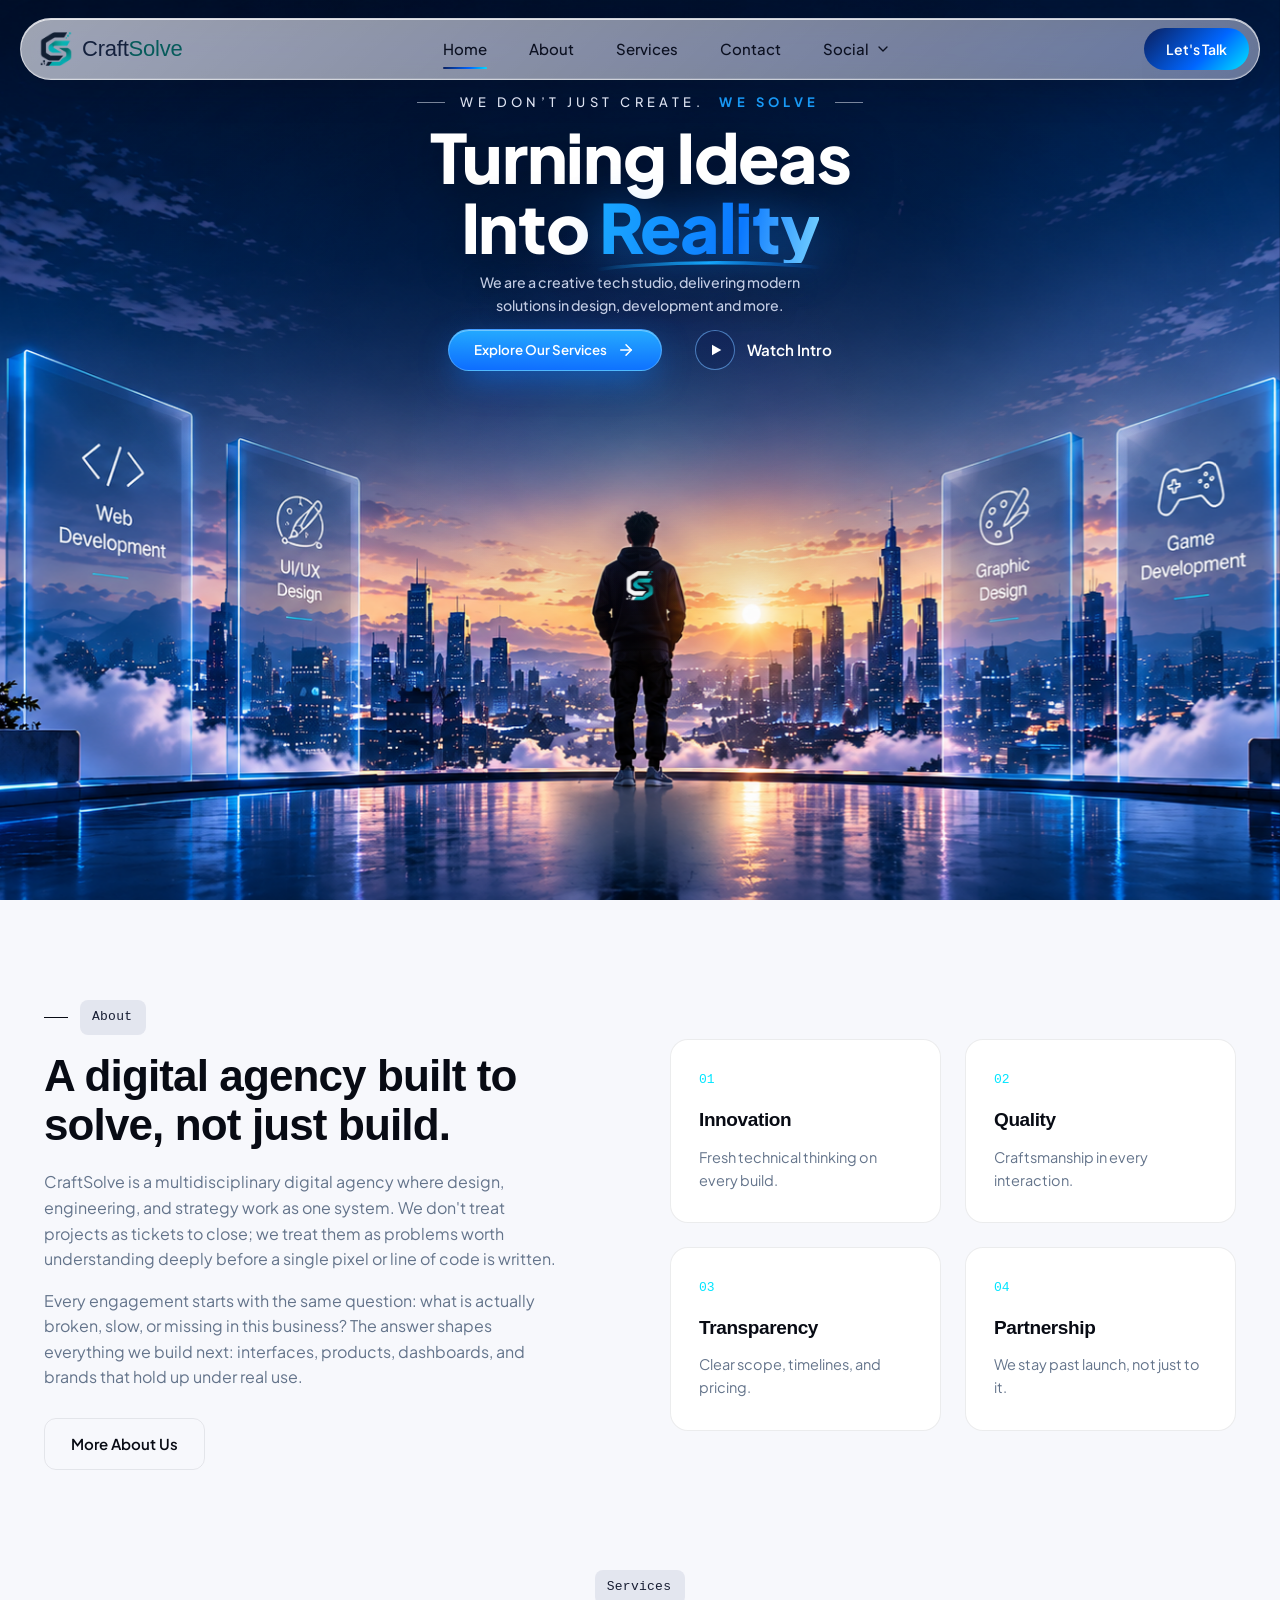
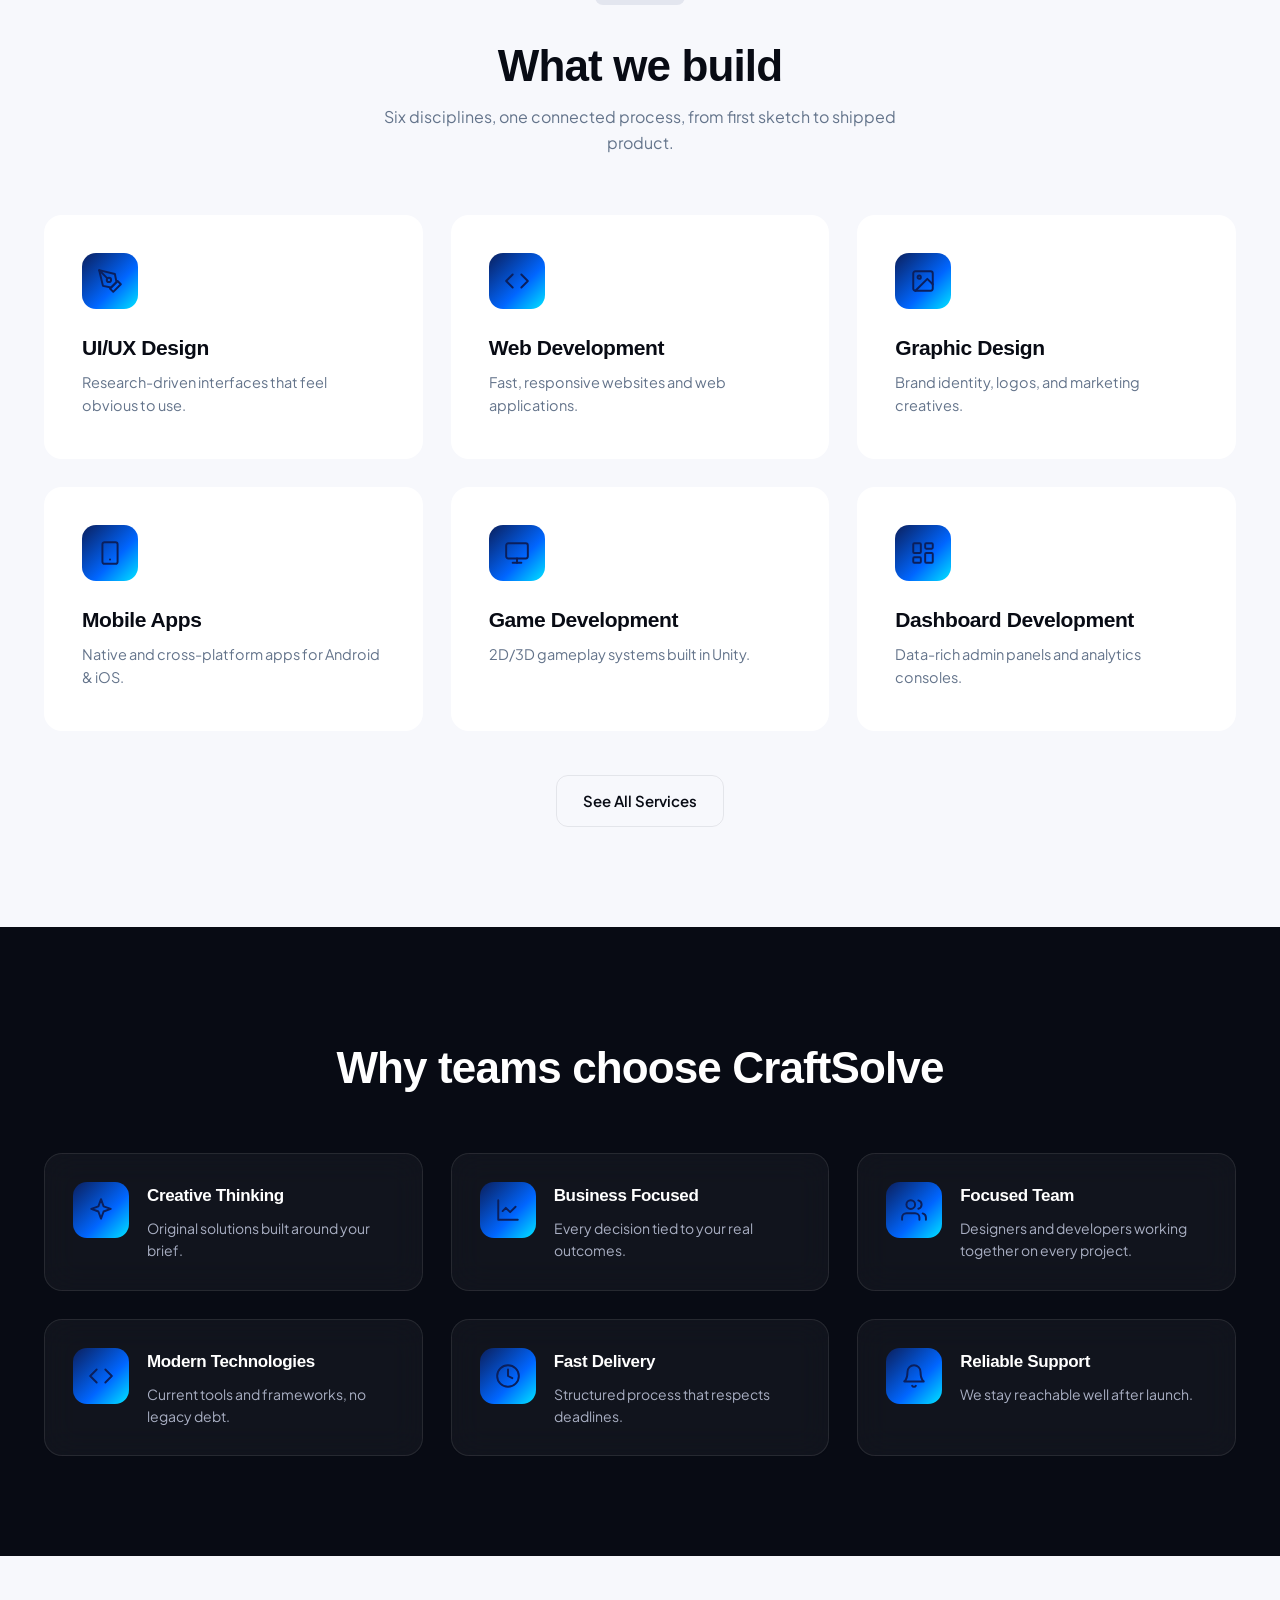
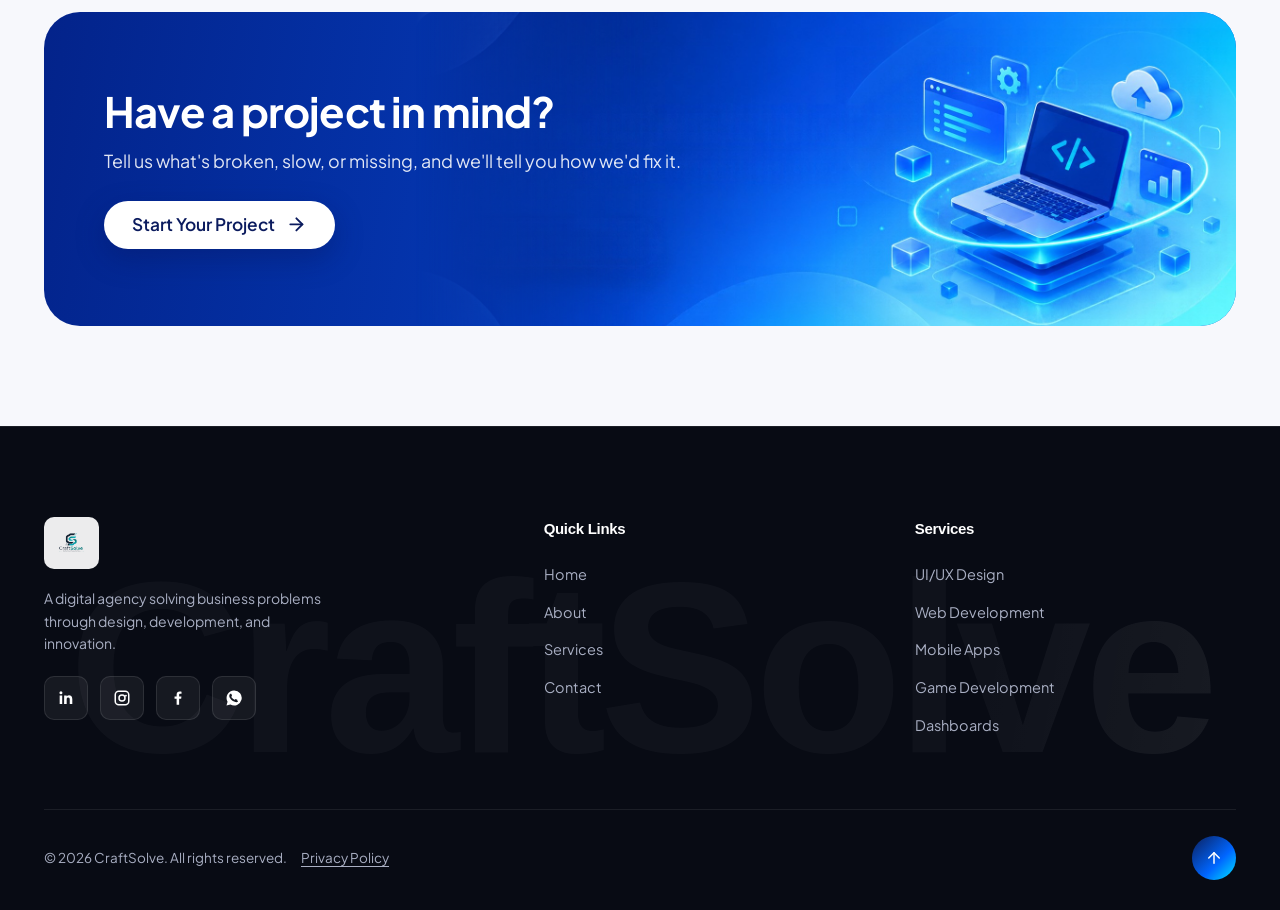
<file: index.html>
<!DOCTYPE html>
<html lang="en">

<head>
    <meta charset="UTF-8">
    <meta name="viewport" content="width=device-width, initial-scale=1.0">
    <title>CraftSolve · We Don't Just Build. We Solve.</title>
    <meta name="description" content="CraftSolve is a digital agency specializing in UI/UX design, web and mobile development, game development, dashboards, and branding.">
    <meta property="og:type" content="website">
    <meta property="og:site_name" content="CraftSolve">
    <meta property="og:title" content="CraftSolve · We Don't Just Build. We Solve.">
    <meta property="og:description" content="CraftSolve is a digital agency specializing in UI/UX design, web and mobile development, game development, dashboards, and branding.">
    <meta name="twitter:card" content="summary_large_image">
    <meta name="twitter:title" content="CraftSolve · We Don't Just Build. We Solve.">
    <meta name="twitter:description" content="CraftSolve is a digital agency specializing in UI/UX design, web and mobile development, game development, dashboards, and branding.">
    <link rel="icon" href="images/favicon.png" type="image/png">
    <link rel="preconnect" href="https://fonts.googleapis.com">
   <link href="https://fonts.googleapis.com/css2?family=Plus+Jakarta+Sans:wght@400;500;600;700;800&display=swap" rel="stylesheet">
    <link rel="stylesheet" href="css/style.css?v=20">
    <link rel="stylesheet" href="css/responsive.css?v=20">
    <link rel="stylesheet" href="css/animations.css?v=20">
    <link rel="stylesheet" href="css/home-anim.css?v=20">
    <link rel="stylesheet" href="css/pro-anim.css?v=20">
</head>

<body>

    <a href="#main" class="skip-link">Skip to content</a>

    <div class="preloader" id="preloader">
        <div class="preloader-inner">
            <img src="images/logo.png" alt="CraftSolve" class="preloader-logo" width="360" height="480">
            <div class="preloader-bar"><span></span></div>
        </div>
    </div>

    <nav class="navbar" aria-label="Main">
        <div class="container nav-inner">
            <a href="index.html" class="nav-logo">
      <img src="images/logo-mark.png" alt="" class="nav-logo-mark" width="128" height="128">
      <span class="nav-logo-text"><b>Craft</b>Solve</span>
    </a>
            <div class="nav-links">
                <a href="index.html" class="active" aria-current="page">Home</a>
                <a href="about.html">About</a>
                <a href="services.html">Services</a>
                <a href="contact.html">Contact</a>
      <div class="nav-dropdown">
        <button type="button" class="nav-dropdown-toggle" aria-expanded="false" aria-haspopup="true" aria-controls="social-menu">Social <svg class="chev" viewBox="0 0 24 24" fill="none" stroke="currentColor" stroke-width="2" stroke-linecap="round" stroke-linejoin="round" width="16" height="16" aria-hidden="true"><polyline points="6 9 12 15 18 9"/></svg></button>
        <div class="nav-dropdown-menu" id="social-menu" role="menu"><a href="https://linkedin.com/company/craftsolve" target="_blank" rel="noopener" class="social-item"><svg viewBox="0 0 24 24" fill="currentColor" aria-hidden="true"><path d="M6.94 8.5H3.56V20H6.94V8.5ZM5.25 7A2 2 0 1 0 5.25 3 2 2 0 0 0 5.25 7ZM20.4 20H17V13.9C17 12.3 16.4 11.3 15 11.3C13.9 11.3 13.3 12 13 12.7C12.9 13 12.9 13.4 12.9 13.8V20H9.5S9.6 9.4 9.5 8.5H12.9V10C13.3 9.3 14.2 8.3 16 8.3C18.2 8.3 20.4 9.7 20.4 13.2V20Z"/></svg><span>LinkedIn</span></a><a href="https://www.instagram.com/craft.solve?igsh=MTNzZjlxMzJ3bjUyeg==" target="_blank" rel="noopener" class="social-item"><svg viewBox="0 0 24 24" fill="currentColor" aria-hidden="true"><path fill-rule="evenodd" clip-rule="evenodd" d="M7.8 2h8.4A5.8 5.8 0 0 1 22 7.8v8.4a5.8 5.8 0 0 1-5.8 5.8H7.8A5.8 5.8 0 0 1 2 16.2V7.8A5.8 5.8 0 0 1 7.8 2Zm-.2 2A3.6 3.6 0 0 0 4 7.6v8.8A3.6 3.6 0 0 0 7.6 20h8.8a3.6 3.6 0 0 0 3.6-3.6V7.6A3.6 3.6 0 0 0 16.4 4H7.6ZM12 7a5 5 0 1 1 0 10 5 5 0 0 1 0-10Zm0 2a3 3 0 1 0 0 6 3 3 0 0 0 0-6Zm5.25-1.5a1.25 1.25 0 1 1 0 2.5 1.25 1.25 0 0 1 0-2.5Z"/></svg><span>Instagram</span></a><a href="https://www.facebook.com/share/192Q8X9ZMj/?mibextid=wwXIfr" target="_blank" rel="noopener" class="social-item"><svg viewBox="0 0 24 24" fill="currentColor" aria-hidden="true"><path d="M13.5 21v-8h2.7l.4-3.1h-3.1V7.9c0-.9.25-1.5 1.55-1.5H16.7V3.6C16.4 3.55 15.4 3.47 14.24 3.47c-2.42 0-4.08 1.48-4.08 4.2v2.22H7.4v3.1h2.76V21h3.34Z"/></svg><span>Facebook</span></a><a href="https://wa.me/923354673607" target="_blank" rel="noopener" class="social-item"><svg viewBox="0 0 24 24" fill="currentColor" aria-hidden="true"><path d="M12 2a10 10 0 0 0-8.6 15L2 22l5.2-1.4A10 10 0 1 0 12 2Zm5.4 14.2c-.2.6-1.3 1.2-1.9 1.3-.5.1-1.1.1-1.8-.1-.4-.1-1-.3-1.7-.6-3-1.3-5-4.3-5.1-4.5-.2-.2-1.2-1.6-1.2-3.1 0-1.5.8-2.2 1-2.5.2-.3.5-.4.7-.4h.5c.2 0 .4 0 .6.4.2.5.7 1.8.8 1.9.1.1.1.3 0 .5-.1.2-.1.3-.3.5l-.4.5c-.1.2-.3.3-.1.6.2.3.8 1.3 1.7 2.1 1.2 1 2.1 1.4 2.4 1.5.3.1.4.1.6-.1l.6-.7c.2-.3.4-.2.6-.1l1.7.8c.2.1.4.2.4.4.1.2.1.9-.1 1.5Z"/></svg><span>WhatsApp</span></a></div>
      </div>
            </div>
            <a href="contact.html" class="btn btn-primary btn-sm">Let's Talk</a>
            <button class="hamburger" type="button" aria-label="Open menu" aria-expanded="false" aria-controls="mobile-drawer">
      <span></span><span></span><span></span>
    </button>
        </div>
    </nav>

    <div class="drawer-overlay"></div>
    <div class="mobile-drawer" id="mobile-drawer">
        <button class="drawer-close" type="button" aria-label="Close menu"><svg viewBox="0 0 24 24" fill="none" stroke="currentColor" stroke-width="2" stroke-linecap="round" width="22" height="22" aria-hidden="true"><line x1="18" y1="6" x2="6" y2="18"/><line x1="6" y1="6" x2="18" y2="18"/></svg></button>
        <a href="index.html">Home</a>
        <a href="about.html">About</a>
        <a href="services.html">Services</a>
        <a href="contact.html">Contact</a>
        <div class="drawer-social">
            <button type="button" class="drawer-social-toggle" aria-expanded="false">Social <svg class="chev" viewBox="0 0 24 24" fill="none" stroke="currentColor" stroke-width="2" stroke-linecap="round" stroke-linejoin="round" width="16" height="16" aria-hidden="true"><polyline points="6 9 12 15 18 9"/></svg></button>
            <div class="drawer-social-list"><a href="https://linkedin.com/company/craftsolve" target="_blank" rel="noopener" class="social-item"><svg viewBox="0 0 24 24" fill="currentColor" aria-hidden="true"><path d="M6.94 8.5H3.56V20H6.94V8.5ZM5.25 7A2 2 0 1 0 5.25 3 2 2 0 0 0 5.25 7ZM20.4 20H17V13.9C17 12.3 16.4 11.3 15 11.3C13.9 11.3 13.3 12 13 12.7C12.9 13 12.9 13.4 12.9 13.8V20H9.5S9.6 9.4 9.5 8.5H12.9V10C13.3 9.3 14.2 8.3 16 8.3C18.2 8.3 20.4 9.7 20.4 13.2V20Z"/></svg><span>LinkedIn</span></a><a href="https://www.instagram.com/craft.solve?igsh=MTNzZjlxMzJ3bjUyeg==" target="_blank" rel="noopener" class="social-item"><svg viewBox="0 0 24 24" fill="currentColor" aria-hidden="true"><path fill-rule="evenodd" clip-rule="evenodd" d="M7.8 2h8.4A5.8 5.8 0 0 1 22 7.8v8.4a5.8 5.8 0 0 1-5.8 5.8H7.8A5.8 5.8 0 0 1 2 16.2V7.8A5.8 5.8 0 0 1 7.8 2Zm-.2 2A3.6 3.6 0 0 0 4 7.6v8.8A3.6 3.6 0 0 0 7.6 20h8.8a3.6 3.6 0 0 0 3.6-3.6V7.6A3.6 3.6 0 0 0 16.4 4H7.6ZM12 7a5 5 0 1 1 0 10 5 5 0 0 1 0-10Zm0 2a3 3 0 1 0 0 6 3 3 0 0 0 0-6Zm5.25-1.5a1.25 1.25 0 1 1 0 2.5 1.25 1.25 0 0 1 0-2.5Z"/></svg><span>Instagram</span></a><a href="https://www.facebook.com/share/192Q8X9ZMj/?mibextid=wwXIfr" target="_blank" rel="noopener" class="social-item"><svg viewBox="0 0 24 24" fill="currentColor" aria-hidden="true"><path d="M13.5 21v-8h2.7l.4-3.1h-3.1V7.9c0-.9.25-1.5 1.55-1.5H16.7V3.6C16.4 3.55 15.4 3.47 14.24 3.47c-2.42 0-4.08 1.48-4.08 4.2v2.22H7.4v3.1h2.76V21h3.34Z"/></svg><span>Facebook</span></a><a href="https://wa.me/923354673607" target="_blank" rel="noopener" class="social-item"><svg viewBox="0 0 24 24" fill="currentColor" aria-hidden="true"><path d="M12 2a10 10 0 0 0-8.6 15L2 22l5.2-1.4A10 10 0 1 0 12 2Zm5.4 14.2c-.2.6-1.3 1.2-1.9 1.3-.5.1-1.1.1-1.8-.1-.4-.1-1-.3-1.7-.6-3-1.3-5-4.3-5.1-4.5-.2-.2-1.2-1.6-1.2-3.1 0-1.5.8-2.2 1-2.5.2-.3.5-.4.7-.4h.5c.2 0 .4 0 .6.4.2.5.7 1.8.8 1.9.1.1.1.3 0 .5-.1.2-.1.3-.3.5l-.4.5c-.1.2-.3.3-.1.6.2.3.8 1.3 1.7 2.1 1.2 1 2.1 1.4 2.4 1.5.3.1.4.1.6-.1l.6-.7c.2-.3.4-.2.6-.1l1.7.8c.2.1.4.2.4.4.1.2.1.9-.1 1.5Z"/></svg><span>WhatsApp</span></a></div>
        </div>
        <a href="contact.html" class="btn btn-primary" style="margin-top:10px;">Let's Talk</a>
    </div>

    <main id="main">
<header class="hero">
        <div class="hero-bg">
            <div class="particle-field hero-particles" aria-hidden="true"></div>
            <picture>
                <source media="(min-width: 900px) and (min-height: 560px) and (min-aspect-ratio: 5/4)" srcset="images/hero-desktop.png" width="1672" height="941">
                <img class="hero-img" src="images/hero-mobile.png" alt="A person looking out over a city skyline at sunset, framed by glass panels for Web Development, UI/UX Design, Graphic Design and Game Development" width="1212" height="1298" fetchpriority="high" decoding="async">
            </picture>
        </div>
        <div class="container hero-content">
            <p class="hero-eyebrow hero-anim" style="--d:.15s">We don’t just create. <span>We solve</span></p>
            <h1 class="hero-title hero-anim" style="--d:.3s">
                <span class="hero-line">Turning Ideas</span>
                <span class="hero-line">Into <span class="hero-accent">Reality<svg class="hero-swoosh" viewBox="0 0 240 14" preserveAspectRatio="none" aria-hidden="true"><defs><linearGradient id="heroSwoosh" x1="0" y1="0" x2="1" y2="0"><stop offset="0" stop-color="#14a8ff" stop-opacity="0"/><stop offset=".5" stop-color="#14a8ff"/><stop offset="1" stop-color="#0a78ff" stop-opacity="0"/></linearGradient></defs><path d="M2 11 C 70 2, 170 2, 238 9" fill="none" stroke="url(#heroSwoosh)" stroke-width="3.5" stroke-linecap="round" vector-effect="non-scaling-stroke"/></svg></span></span>
            </h1>
            <p class="hero-sub hero-anim" style="--d:.45s">We are a creative tech studio, delivering modern solutions in design, development and more.</p>
            <div class="hero-actions hero-anim" style="--d:.6s">
                <a href="services.html" class="btn btn-primary hero-cta magnetic">Explore Our Services <svg viewBox="0 0 24 24" fill="none" stroke="currentColor" stroke-width="2" stroke-linecap="round" stroke-linejoin="round" aria-hidden="true"><line x1="5" y1="12" x2="19" y2="12"/><polyline points="12 5 19 12 12 19"/></svg></a>
                <a href="about.html" class="hero-watch"><span class="hero-play"><svg viewBox="0 0 24 24" fill="currentColor" aria-hidden="true"><path d="M6 4l14 8-14 8z"/></svg></span>Watch Intro</a>
            </div>
        </div>
    </header>

    <section class="section" id="about">
        <div class="container grid-2">
            <div class="reveal reveal-left">
                <div class="eyebrow-line"><span class="dash"></span><span class="tag mono" style="margin:0;">About</span>
                </div>
                <h2 class="headline">A digital agency built to solve, not just build.</h2>
                <p class="lede" style="margin-top:20px;">CraftSolve is a multidisciplinary digital agency where design, engineering, and strategy work as one system. We don't treat projects as tickets to close; we treat them as problems worth understanding deeply before a single pixel or line
                    of code is written.</p>
                <p class="lede" style="margin-top:16px;">Every engagement starts with the same question: what is actually broken, slow, or missing in this business? The answer shapes everything we build next: interfaces, products, dashboards, and brands that hold up under real use.</p>
                <a href="about.html" class="btn btn-outline-dark" style="margin-top:28px;">More About Us</a>
            </div>
            <div class="reveal reveal-right">
                <div class="grid-4" style="grid-template-columns:1fr 1fr;">
                    <div class="value-card">
                        <div class="num">01</div>
                        <h4>Innovation</h4>
                        <p>Fresh technical thinking on every build.</p>
                    </div>
                    <div class="value-card">
                        <div class="num">02</div>
                        <h4>Quality</h4>
                        <p>Craftsmanship in every interaction.</p>
                    </div>
                    <div class="value-card">
                        <div class="num">03</div>
                        <h4>Transparency</h4>
                        <p>Clear scope, timelines, and pricing.</p>
                    </div>
                    <div class="value-card">
                        <div class="num">04</div>
                        <h4>Partnership</h4>
                        <p>We stay past launch, not just to it.</p>
                    </div>
                </div>
            </div>
        </div>
    </section>

    <section class="section" style="padding-top:0;">
        <div class="container">
            <div class="text-center mb-60 reveal">
                <div class="eyebrow-line" style="justify-content:center;"><span class="tag">Services</span></div>
                <h2 class="headline">What we build</h2>
                <p class="lede mx-auto" style="text-align:center;margin-top:14px;">Six disciplines, one connected process, from first sketch to shipped product.</p>
            </div>
            <div class="grid-3">
                <div class="grad-border-card reveal reveal-scale">
                    <div class="grad-border-inner service-card">
                        <div class="icon-box"><svg viewBox="0 0 24 24" fill="none" stroke-width="1.8" stroke-linecap="round" stroke-linejoin="round"><path d="M12 19l7-7 3 3-7 7-3-3z"/><path d="M18 13l-1.5-7.5L2 2l3.5 14.5L13 18l5-5z"/><path d="M2 2l7.586 7.586"/><circle cx="11" cy="11" r="2"/></svg></div>
                        <h3>UI/UX Design</h3>
                        <p class="desc">Research-driven interfaces that feel obvious to use.</p>
                    </div>
                </div>
                <div class="grad-border-card reveal reveal-scale">
                    <div class="grad-border-inner service-card">
                        <div class="icon-box"><svg viewBox="0 0 24 24" fill="none" stroke-width="1.8" stroke-linecap="round" stroke-linejoin="round"><polyline points="16 18 22 12 16 6"/><polyline points="8 6 2 12 8 18"/></svg></div>
                        <h3>Web Development</h3>
                        <p class="desc">Fast, responsive websites and web applications.</p>
                    </div>
                </div>
                <div class="grad-border-card reveal reveal-scale">
                    <div class="grad-border-inner service-card">
                        <div class="icon-box"><svg viewBox="0 0 24 24" fill="none" stroke-width="1.8" stroke-linecap="round" stroke-linejoin="round"><rect x="3" y="3" width="18" height="18" rx="2"/><circle cx="8.5" cy="8.5" r="1.5"/><polyline points="21 15 16 10 5 21"/></svg></div>
                        <h3>Graphic Design</h3>
                        <p class="desc">Brand identity, logos, and marketing creatives.</p>
                    </div>
                </div>
                <div class="grad-border-card reveal reveal-scale">
                    <div class="grad-border-inner service-card">
                        <div class="icon-box"><svg viewBox="0 0 24 24" fill="none" stroke-width="1.8" stroke-linecap="round" stroke-linejoin="round"><rect x="5" y="2" width="14" height="20" rx="2"/><line x1="12" y1="18" x2="12" y2="18.01"/></svg></div>
                        <h3>Mobile Apps</h3>
                        <p class="desc">Native and cross-platform apps for Android & iOS.</p>
                    </div>
                </div>
                <div class="grad-border-card reveal reveal-scale">
                    <div class="grad-border-inner service-card">
                        <div class="icon-box"><svg viewBox="0 0 24 24" fill="none" stroke-width="1.8" stroke-linecap="round" stroke-linejoin="round"><rect x="2" y="3" width="20" height="14" rx="2"/><line x1="8" y1="21" x2="16" y2="21"/><line x1="12" y1="17" x2="12" y2="21"/></svg></div>
                        <h3>Game Development</h3>
                        <p class="desc">2D/3D gameplay systems built in Unity.</p>
                    </div>
                </div>
                <div class="grad-border-card reveal reveal-scale">
                    <div class="grad-border-inner service-card">
                        <div class="icon-box"><svg viewBox="0 0 24 24" fill="none" stroke-width="1.8" stroke-linecap="round" stroke-linejoin="round"><rect x="3" y="3" width="7" height="9" rx="1"/><rect x="14" y="3" width="7" height="5" rx="1"/><rect x="14" y="12" width="7" height="9" rx="1"/><rect x="3" y="16" width="7" height="5" rx="1"/></svg></div>
                        <h3>Dashboard Development</h3>
                        <p class="desc">Data-rich admin panels and analytics consoles.</p>
                    </div>
                </div>
            </div>
            <div class="text-center reveal" style="margin-top:44px;">
                <a href="services.html" class="btn btn-outline-dark">See All Services</a>
            </div>
        </div>
    </section>

    <section class="section section-dark">
        <div class="container">
            <div class="text-center mb-60 reveal">
                <div class="eyebrow-line" style="justify-content:center;">
                </div>
                <h2 class="headline">Why teams choose CraftSolve</h2>
            </div>
            <div class="grid-3">
                <div class="why-card glass reveal">
                    <div class="icon-box"><svg viewBox="0 0 24 24" fill="none" stroke="#FACC15" stroke-width="1.8" stroke-linecap="round" stroke-linejoin="round"><path d="M12 2l2.4 6.6L21 11l-6.6 2.4L12 20l-2.4-6.6L3 11l6.6-2.4z"/></svg></div>
                    <div>
                        <h4>Creative Thinking</h4>
                        <p>Original solutions built around your brief.</p>
                    </div>
                </div>
                <div class="why-card glass reveal">
                    <div class="icon-box"><svg viewBox="0 0 24 24" fill="none" stroke="#FACC15" stroke-width="1.8" stroke-linecap="round" stroke-linejoin="round"><path d="M3 3v18h18"/><path d="M19 9l-5 5-4-4-3 3"/></svg></div>
                    <div>
                        <h4>Business Focused</h4>
                        <p>Every decision tied to your real outcomes.</p>
                    </div>
                </div>
                <div class="why-card glass reveal">
                    <div class="icon-box"><svg viewBox="0 0 24 24" fill="none" stroke="#FACC15" stroke-width="1.8" stroke-linecap="round" stroke-linejoin="round"><path d="M17 21v-2a4 4 0 0 0-4-4H5a4 4 0 0 0-4 4v2"/><circle cx="9" cy="7" r="4"/><path d="M23 21v-2a4 4 0 0 0-3-3.87"/><path d="M16 3.13a4 4 0 0 1 0 7.75"/></svg></div>
                    <div>
                        <h4>Focused Team</h4>
                        <p>Designers and developers working together on every project.</p>
                    </div>
                </div>
                <div class="why-card glass reveal">
                    <div class="icon-box"><svg viewBox="0 0 24 24" fill="none" stroke="#FACC15" stroke-width="1.8" stroke-linecap="round" stroke-linejoin="round"><polyline points="16 18 22 12 16 6"/><polyline points="8 6 2 12 8 18"/></svg></div>
                    <div>
                        <h4>Modern Technologies</h4>
                        <p>Current tools and frameworks, no legacy debt.</p>
                    </div>
                </div>
                <div class="why-card glass reveal">
                    <div class="icon-box"><svg viewBox="0 0 24 24" fill="none" stroke="#FACC15" stroke-width="1.8" stroke-linecap="round" stroke-linejoin="round"><circle cx="12" cy="12" r="10"/><polyline points="12 6 12 12 16 14"/></svg></div>
                    <div>
                        <h4>Fast Delivery</h4>
                        <p>Structured process that respects deadlines.</p>
                    </div>
                </div>
                <div class="why-card glass reveal">
                    <div class="icon-box"><svg viewBox="0 0 24 24" fill="none" stroke="#FACC15" stroke-width="1.8" stroke-linecap="round" stroke-linejoin="round"><path d="M18 8A6 6 0 0 0 6 8c0 7-3 9-3 9h18s-3-2-3-9"/><path d="M13.73 21a2 2 0 0 1-3.46 0"/></svg></div>
                    <div>
                        <h4>Reliable Support</h4>
                        <p>We stay reachable well after launch.</p>
                    </div>
                </div>
            </div>
        </div>
    </section>

<section class="section" style="padding-top:0;">
        <div class="container">
            <div class="cta-card reveal">
                <div class="cta-card-text">
                    <h2>Have a project in mind?</h2>
                    <p>Tell us what's broken, slow, or missing, and we'll tell you how we'd fix it.</p>
                    <a href="contact.html" class="cta-card-btn">Start Your Project <svg viewBox="0 0 24 24" fill="none" stroke="currentColor" stroke-width="2.2" stroke-linecap="round" stroke-linejoin="round" aria-hidden="true"><line x1="5" y1="12" x2="19" y2="12"/><polyline points="12 5 19 12 12 19"/></svg></a>
                </div>
            </div>
        </div>
    </section>

    </main>

<footer class="footer">
        <div class="footer-watermark" aria-hidden="true">CraftSolve</div>
        <div class="container">
            <div class="footer-grid">
                <div>
                    <div class="footer-logo"><img src="images/logo.png" alt="CraftSolve" width="360" height="480" loading="lazy" decoding="async"></div>
                    <p style="font-size:14px;max-width:280px;">A digital agency solving business problems through design, development, and innovation.</p>
                    <div class="social-row">
                        <a class="social-icon" href="https://linkedin.com/company/craftsolve" target="_blank" rel="noopener" aria-label="LinkedIn"><svg viewBox="0 0 24 24"><path d="M6.94 8.5H3.56V20H6.94V8.5ZM5.25 7A2 2 0 1 0 5.25 3 2 2 0 0 0 5.25 7ZM20.4 20H17V13.9C17 12.3 16.4 11.3 15 11.3C13.9 11.3 13.3 12 13 12.7C12.9 13 12.9 13.4 12.9 13.8V20H9.5S9.6 9.4 9.5 8.5H12.9V10C13.3 9.3 14.2 8.3 16 8.3C18.2 8.3 20.4 9.7 20.4 13.2V20Z"/></svg></a>
                        <a class="social-icon" href="https://www.instagram.com/craft.solve?igsh=MTNzZjlxMzJ3bjUyeg==" target="_blank" rel="noopener" aria-label="Instagram"><svg viewBox="0 0 24 24"><path fill-rule="evenodd" clip-rule="evenodd" d="M7.8 2h8.4A5.8 5.8 0 0 1 22 7.8v8.4a5.8 5.8 0 0 1-5.8 5.8H7.8A5.8 5.8 0 0 1 2 16.2V7.8A5.8 5.8 0 0 1 7.8 2Zm-.2 2A3.6 3.6 0 0 0 4 7.6v8.8A3.6 3.6 0 0 0 7.6 20h8.8a3.6 3.6 0 0 0 3.6-3.6V7.6A3.6 3.6 0 0 0 16.4 4H7.6ZM12 7a5 5 0 1 1 0 10 5 5 0 0 1 0-10Zm0 2a3 3 0 1 0 0 6 3 3 0 0 0 0-6Zm5.25-1.5a1.25 1.25 0 1 1 0 2.5 1.25 1.25 0 0 1 0-2.5Z"/></svg></a>
                        <a class="social-icon" href="https://www.facebook.com/share/192Q8X9ZMj/?mibextid=wwXIfr" target="_blank" rel="noopener" aria-label="Facebook"><svg viewBox="0 0 24 24"><path d="M13.5 21v-8h2.7l.4-3.1h-3.1V7.9c0-.9.25-1.5 1.55-1.5H16.7V3.6C16.4 3.55 15.4 3.47 14.24 3.47c-2.42 0-4.08 1.48-4.08 4.2v2.22H7.4v3.1h2.76V21h3.34Z"/></svg></a>
                        <a class="social-icon" href="https://wa.me/923354673607" target="_blank" rel="noopener" aria-label="WhatsApp"><svg viewBox="0 0 24 24"><path d="M12 2a10 10 0 0 0-8.6 15L2 22l5.2-1.4A10 10 0 1 0 12 2Zm5.4 14.2c-.2.6-1.3 1.2-1.9 1.3-.5.1-1.1.1-1.8-.1-.4-.1-1-.3-1.7-.6-3-1.3-5-4.3-5.1-4.5-.2-.2-1.2-1.6-1.2-3.1 0-1.5.8-2.2 1-2.5.2-.3.5-.4.7-.4h.5c.2 0 .4 0 .6.4.2.5.7 1.8.8 1.9.1.1.1.3 0 .5-.1.2-.1.3-.3.5l-.4.5c-.1.2-.3.3-.1.6.2.3.8 1.3 1.7 2.1 1.2 1 2.1 1.4 2.4 1.5.3.1.4.1.6-.1l.6-.7c.2-.3.4-.2.6-.1l1.7.8c.2.1.4.2.4.4.1.2.1.9-.1 1.5Z"/></svg></a>
                    </div>
                </div>
                <div>
                    <h4>Quick Links</h4>
                    <ul>
                        <li><a href="index.html">Home</a></li>
                        <li><a href="about.html">About</a></li>
                        <li><a href="services.html">Services</a></li>
                        <li><a href="contact.html">Contact</a></li>
                    </ul>
                </div>
                <div>
                    <h4>Services</h4>
                    <ul>
                        <li><a href="services.html">UI/UX Design</a></li>
                        <li><a href="services.html">Web Development</a></li>
                        <li><a href="services.html">Mobile Apps</a></li>
                        <li><a href="services.html">Game Development</a></li>
                        <li><a href="services.html">Dashboards</a></li>
                    </ul>
                </div>
            </div>
            <div class="footer-bottom">
                <span>© 2026 CraftSolve. All rights reserved. <a href="privacy.html" class="footer-legal">Privacy Policy</a></span>
                <a href="#top" class="back-to-top" aria-label="Back to top"><svg viewBox="0 0 24 24" fill="none" stroke-width="2" stroke-linecap="round" stroke-linejoin="round"><line x1="12" y1="19" x2="12" y2="5"/><polyline points="5 12 12 5 19 12"/></svg></a>
            </div>
        </div>
    </footer>

    <script src="js/main.js?v=19"></script>
    <script src="js/animation.js?v=19"></script>
    <script src="js/home-anim.js?v=19"></script>
<script src="js/pro-anim.js?v=19"></script>
<script>
/* Mobile menu safety net: works even if js/main.js fails to load or is out of date. */
(function () {
    /* Never let the loading screen block the page if main.js did not run */
    function hideLoader() {
        var p = document.getElementById('preloader');
        if (p && !p.classList.contains('hidden')) p.classList.add('hidden');
    }
    window.addEventListener('load', function () { setTimeout(hideLoader, 900); });
    setTimeout(hideLoader, 3500);
    document.addEventListener('click', function (e) {
        var t = e.target;
        if (!t || !t.closest) return;
        var ham = t.closest('.hamburger'), close = t.closest('.drawer-close'), ov = t.closest('.drawer-overlay');
        if (!ham && !close && !ov) return;
        var d = document.querySelector('.mobile-drawer');
        if (!d) return;
        var want = ham ? !d.classList.contains('open') : false;   /* read BEFORE main.js handles the click (capture phase) */
        setTimeout(function () {
            if (d.classList.contains('open') === want) return;
            var o = document.querySelector('.drawer-overlay'), h = document.querySelector('.hamburger');
            d.classList.toggle('open', want);
            if (o) o.classList.toggle('open', want);
            if (h) { h.classList.toggle('active', want); h.setAttribute('aria-expanded', want ? 'true' : 'false'); }
            document.body.style.overflow = want ? 'hidden' : '';
        }, 80);
    }, true);
})();
</script>
</body>

</html>
</file>
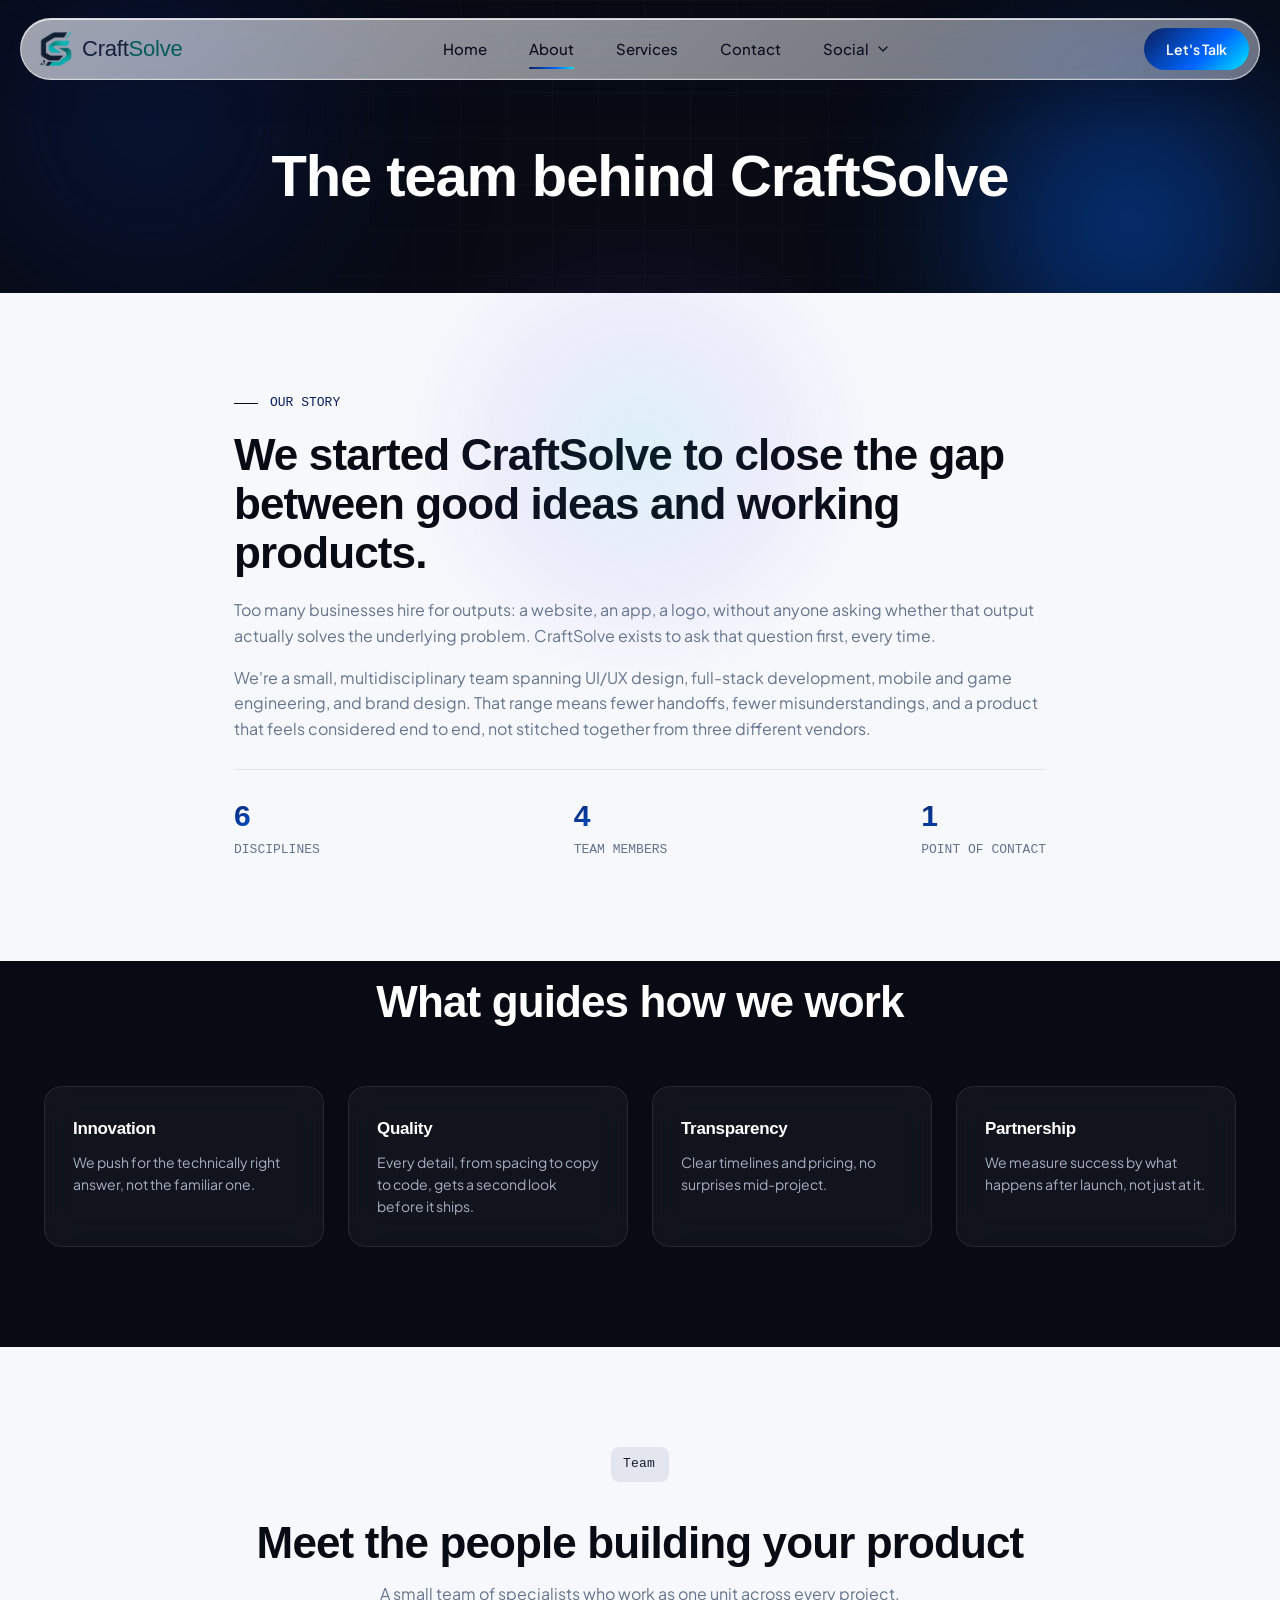
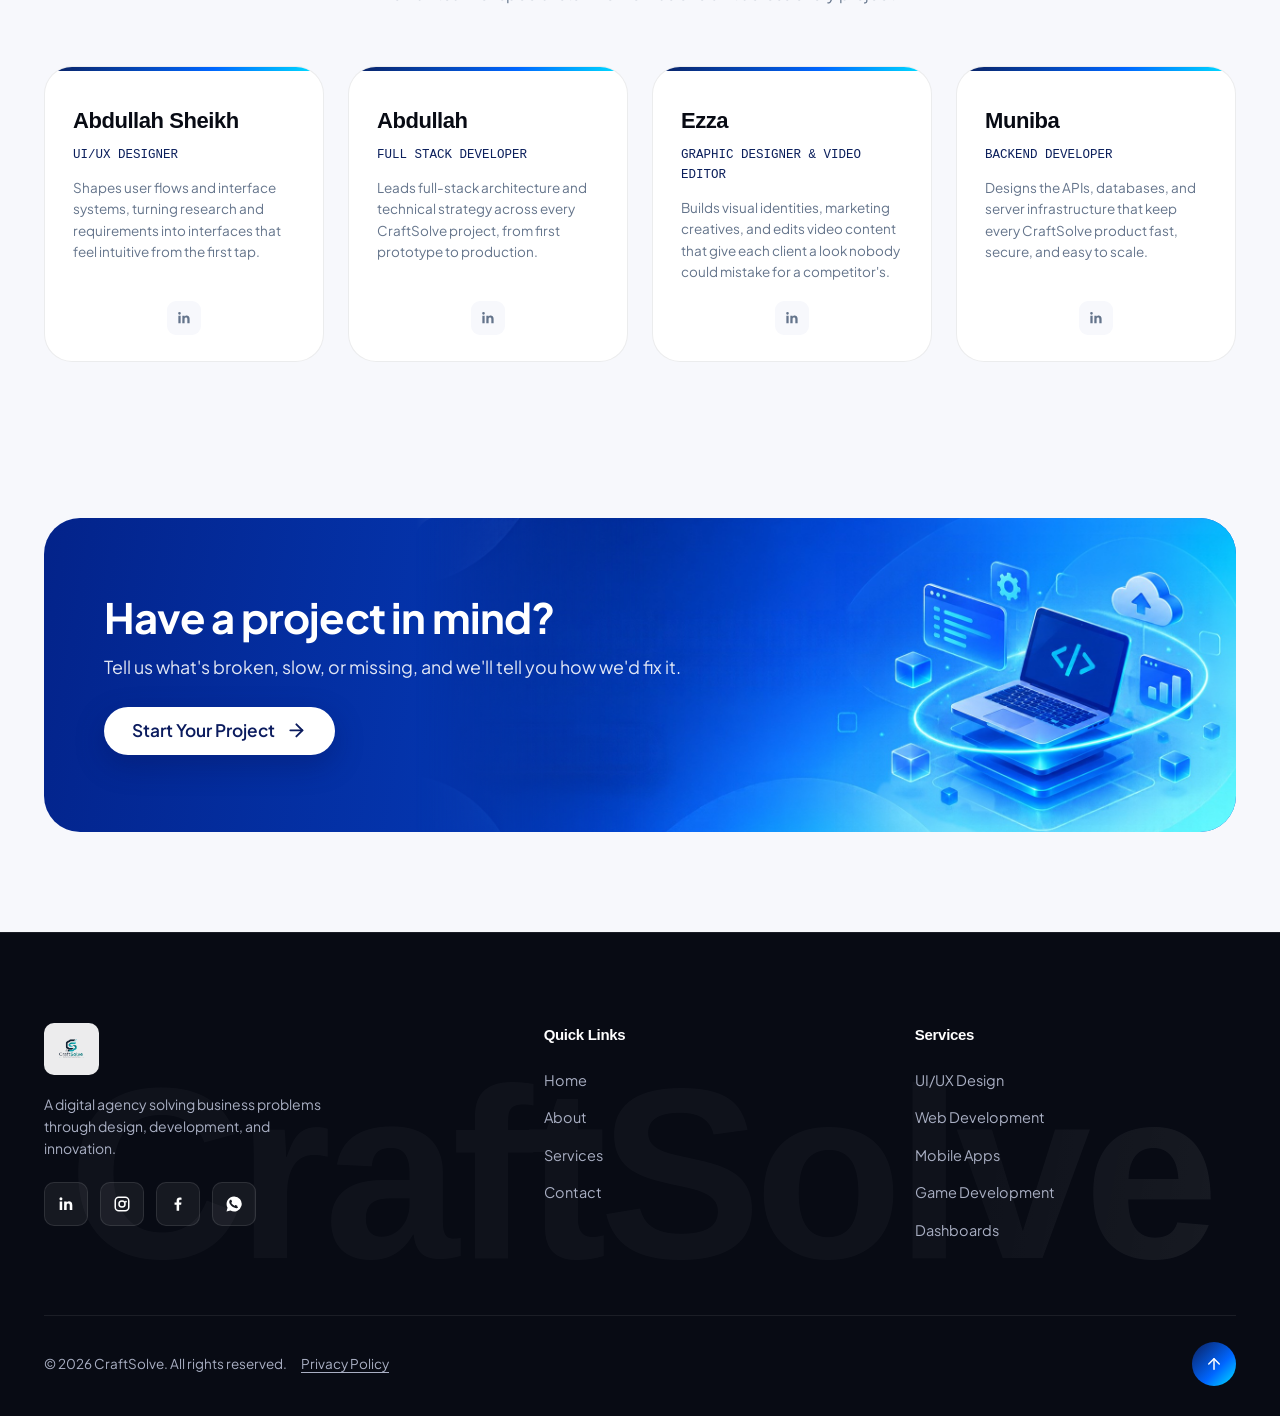
<file: about.html>
<!DOCTYPE html>
<html lang="en">

<head>
    <meta charset="UTF-8">
    <meta name="viewport" content="width=device-width, initial-scale=1.0">
    <title>About Us · CraftSolve</title>
    <meta name="description" content="Meet CraftSolve, a digital agency solving business problems through design, development, and innovation. Learn our story, values, and team.">
    <meta property="og:type" content="website">
    <meta property="og:site_name" content="CraftSolve">
    <meta property="og:title" content="About Us · CraftSolve">
    <meta property="og:description" content="Meet CraftSolve, a digital agency solving business problems through design, development, and innovation. Learn our story, values, and team.">
    <meta name="twitter:card" content="summary_large_image">
    <meta name="twitter:title" content="About Us · CraftSolve">
    <meta name="twitter:description" content="Meet CraftSolve, a digital agency solving business problems through design, development, and innovation. Learn our story, values, and team.">
    <link rel="icon" href="images/favicon.png" type="image/png">
    <link rel="preconnect" href="https://fonts.googleapis.com">
   <link href="https://fonts.googleapis.com/css2?family=Plus+Jakarta+Sans:wght@400;500;600;700;800&display=swap" rel="stylesheet">
    <link rel="stylesheet" href="css/style.css?v=20">
    <link rel="stylesheet" href="css/responsive.css?v=20">
    <link rel="stylesheet" href="css/animations.css?v=20">
    <link rel="stylesheet" href="css/home-anim.css?v=20">
    <link rel="stylesheet" href="css/pro-anim.css?v=20">
</head>

<body>

    <a href="#main" class="skip-link">Skip to content</a>

    <div class="preloader" id="preloader">
        <div class="preloader-inner">
            <img src="images/logo.png" alt="CraftSolve" class="preloader-logo" width="360" height="480">
            <div class="preloader-bar"><span></span></div>
        </div>
    </div>

    <nav class="navbar scrolled" aria-label="Main">
        <div class="container nav-inner">
            <a href="index.html" class="nav-logo">
      <img src="images/logo-mark.png" alt="" class="nav-logo-mark" width="128" height="128">
      <span class="nav-logo-text"><b>Craft</b>Solve</span>
    </a>
            <div class="nav-links">
                <a href="index.html">Home</a>
                <a href="about.html" class="active" aria-current="page">About</a>
                <a href="services.html">Services</a>
                <a href="contact.html">Contact</a>
      <div class="nav-dropdown">
        <button type="button" class="nav-dropdown-toggle" aria-expanded="false" aria-haspopup="true" aria-controls="social-menu">Social <svg class="chev" viewBox="0 0 24 24" fill="none" stroke="currentColor" stroke-width="2" stroke-linecap="round" stroke-linejoin="round" width="16" height="16" aria-hidden="true"><polyline points="6 9 12 15 18 9"/></svg></button>
        <div class="nav-dropdown-menu" id="social-menu" role="menu"><a href="https://linkedin.com/company/craftsolve" target="_blank" rel="noopener" class="social-item"><svg viewBox="0 0 24 24" fill="currentColor" aria-hidden="true"><path d="M6.94 8.5H3.56V20H6.94V8.5ZM5.25 7A2 2 0 1 0 5.25 3 2 2 0 0 0 5.25 7ZM20.4 20H17V13.9C17 12.3 16.4 11.3 15 11.3C13.9 11.3 13.3 12 13 12.7C12.9 13 12.9 13.4 12.9 13.8V20H9.5S9.6 9.4 9.5 8.5H12.9V10C13.3 9.3 14.2 8.3 16 8.3C18.2 8.3 20.4 9.7 20.4 13.2V20Z"/></svg><span>LinkedIn</span></a><a href="https://www.instagram.com/craft.solve?igsh=MTNzZjlxMzJ3bjUyeg==" target="_blank" rel="noopener" class="social-item"><svg viewBox="0 0 24 24" fill="currentColor" aria-hidden="true"><path fill-rule="evenodd" clip-rule="evenodd" d="M7.8 2h8.4A5.8 5.8 0 0 1 22 7.8v8.4a5.8 5.8 0 0 1-5.8 5.8H7.8A5.8 5.8 0 0 1 2 16.2V7.8A5.8 5.8 0 0 1 7.8 2Zm-.2 2A3.6 3.6 0 0 0 4 7.6v8.8A3.6 3.6 0 0 0 7.6 20h8.8a3.6 3.6 0 0 0 3.6-3.6V7.6A3.6 3.6 0 0 0 16.4 4H7.6ZM12 7a5 5 0 1 1 0 10 5 5 0 0 1 0-10Zm0 2a3 3 0 1 0 0 6 3 3 0 0 0 0-6Zm5.25-1.5a1.25 1.25 0 1 1 0 2.5 1.25 1.25 0 0 1 0-2.5Z"/></svg><span>Instagram</span></a><a href="https://www.facebook.com/share/192Q8X9ZMj/?mibextid=wwXIfr" target="_blank" rel="noopener" class="social-item"><svg viewBox="0 0 24 24" fill="currentColor" aria-hidden="true"><path d="M13.5 21v-8h2.7l.4-3.1h-3.1V7.9c0-.9.25-1.5 1.55-1.5H16.7V3.6C16.4 3.55 15.4 3.47 14.24 3.47c-2.42 0-4.08 1.48-4.08 4.2v2.22H7.4v3.1h2.76V21h3.34Z"/></svg><span>Facebook</span></a><a href="https://wa.me/923354673607" target="_blank" rel="noopener" class="social-item"><svg viewBox="0 0 24 24" fill="currentColor" aria-hidden="true"><path d="M12 2a10 10 0 0 0-8.6 15L2 22l5.2-1.4A10 10 0 1 0 12 2Zm5.4 14.2c-.2.6-1.3 1.2-1.9 1.3-.5.1-1.1.1-1.8-.1-.4-.1-1-.3-1.7-.6-3-1.3-5-4.3-5.1-4.5-.2-.2-1.2-1.6-1.2-3.1 0-1.5.8-2.2 1-2.5.2-.3.5-.4.7-.4h.5c.2 0 .4 0 .6.4.2.5.7 1.8.8 1.9.1.1.1.3 0 .5-.1.2-.1.3-.3.5l-.4.5c-.1.2-.3.3-.1.6.2.3.8 1.3 1.7 2.1 1.2 1 2.1 1.4 2.4 1.5.3.1.4.1.6-.1l.6-.7c.2-.3.4-.2.6-.1l1.7.8c.2.1.4.2.4.4.1.2.1.9-.1 1.5Z"/></svg><span>WhatsApp</span></a></div>
      </div>
            </div>
            <a href="contact.html" class="btn btn-primary btn-sm">Let's Talk</a>
            <button class="hamburger" type="button" aria-label="Open menu" aria-expanded="false" aria-controls="mobile-drawer">
      <span></span><span></span><span></span>
    </button>
        </div>
    </nav>

    <div class="drawer-overlay"></div>
    <div class="mobile-drawer" id="mobile-drawer">
        <button class="drawer-close" type="button" aria-label="Close menu"><svg viewBox="0 0 24 24" fill="none" stroke="currentColor" stroke-width="2" stroke-linecap="round" width="22" height="22" aria-hidden="true"><line x1="18" y1="6" x2="6" y2="18"/><line x1="6" y1="6" x2="18" y2="18"/></svg></button>
        <a href="index.html">Home</a>
        <a href="about.html">About</a>
        <a href="services.html">Services</a>
        <a href="contact.html">Contact</a>
        <div class="drawer-social">
            <button type="button" class="drawer-social-toggle" aria-expanded="false">Social <svg class="chev" viewBox="0 0 24 24" fill="none" stroke="currentColor" stroke-width="2" stroke-linecap="round" stroke-linejoin="round" width="16" height="16" aria-hidden="true"><polyline points="6 9 12 15 18 9"/></svg></button>
            <div class="drawer-social-list"><a href="https://linkedin.com/company/craftsolve" target="_blank" rel="noopener" class="social-item"><svg viewBox="0 0 24 24" fill="currentColor" aria-hidden="true"><path d="M6.94 8.5H3.56V20H6.94V8.5ZM5.25 7A2 2 0 1 0 5.25 3 2 2 0 0 0 5.25 7ZM20.4 20H17V13.9C17 12.3 16.4 11.3 15 11.3C13.9 11.3 13.3 12 13 12.7C12.9 13 12.9 13.4 12.9 13.8V20H9.5S9.6 9.4 9.5 8.5H12.9V10C13.3 9.3 14.2 8.3 16 8.3C18.2 8.3 20.4 9.7 20.4 13.2V20Z"/></svg><span>LinkedIn</span></a><a href="https://www.instagram.com/craft.solve?igsh=MTNzZjlxMzJ3bjUyeg==" target="_blank" rel="noopener" class="social-item"><svg viewBox="0 0 24 24" fill="currentColor" aria-hidden="true"><path fill-rule="evenodd" clip-rule="evenodd" d="M7.8 2h8.4A5.8 5.8 0 0 1 22 7.8v8.4a5.8 5.8 0 0 1-5.8 5.8H7.8A5.8 5.8 0 0 1 2 16.2V7.8A5.8 5.8 0 0 1 7.8 2Zm-.2 2A3.6 3.6 0 0 0 4 7.6v8.8A3.6 3.6 0 0 0 7.6 20h8.8a3.6 3.6 0 0 0 3.6-3.6V7.6A3.6 3.6 0 0 0 16.4 4H7.6ZM12 7a5 5 0 1 1 0 10 5 5 0 0 1 0-10Zm0 2a3 3 0 1 0 0 6 3 3 0 0 0 0-6Zm5.25-1.5a1.25 1.25 0 1 1 0 2.5 1.25 1.25 0 0 1 0-2.5Z"/></svg><span>Instagram</span></a><a href="https://www.facebook.com/share/192Q8X9ZMj/?mibextid=wwXIfr" target="_blank" rel="noopener" class="social-item"><svg viewBox="0 0 24 24" fill="currentColor" aria-hidden="true"><path d="M13.5 21v-8h2.7l.4-3.1h-3.1V7.9c0-.9.25-1.5 1.55-1.5H16.7V3.6C16.4 3.55 15.4 3.47 14.24 3.47c-2.42 0-4.08 1.48-4.08 4.2v2.22H7.4v3.1h2.76V21h3.34Z"/></svg><span>Facebook</span></a><a href="https://wa.me/923354673607" target="_blank" rel="noopener" class="social-item"><svg viewBox="0 0 24 24" fill="currentColor" aria-hidden="true"><path d="M12 2a10 10 0 0 0-8.6 15L2 22l5.2-1.4A10 10 0 1 0 12 2Zm5.4 14.2c-.2.6-1.3 1.2-1.9 1.3-.5.1-1.1.1-1.8-.1-.4-.1-1-.3-1.7-.6-3-1.3-5-4.3-5.1-4.5-.2-.2-1.2-1.6-1.2-3.1 0-1.5.8-2.2 1-2.5.2-.3.5-.4.7-.4h.5c.2 0 .4 0 .6.4.2.5.7 1.8.8 1.9.1.1.1.3 0 .5-.1.2-.1.3-.3.5l-.4.5c-.1.2-.3.3-.1.6.2.3.8 1.3 1.7 2.1 1.2 1 2.1 1.4 2.4 1.5.3.1.4.1.6-.1l.6-.7c.2-.3.4-.2.6-.1l1.7.8c.2.1.4.2.4.4.1.2.1.9-.1 1.5Z"/></svg><span>WhatsApp</span></a></div>
        </div>
        <a href="contact.html" class="btn btn-primary" style="margin-top:10px;">Let's Talk</a>
    </div>

    <main id="main">
<header class="page-header">
        <div class="hero-bg">
            <div class="grid-overlay"></div>
            <div class="blob blob-1"></div>
            <div class="blob blob-2"></div>
        </div>
        <div class="container" style="position: relative; z-index: 2; text-align: center;">
            <h1>The team behind CraftSolve</h1>
        </div>
    </header>

    <section class="section">
        <div class="container" style="max-width:860px;">
            <div class="reveal">
                <div class="eyebrow-line"><span class="dash"></span><span style="font-family:'Space Mono',monospace;font-size:13px;color:var(--indigo);">OUR STORY</span></div>
                <h2 class="headline">We started CraftSolve to close the gap between good ideas and working products.</h2>
                <p class="lede" style="margin-top:20px;max-width:none;">Too many businesses hire for outputs: a website, an app, a logo, without anyone asking whether that output actually solves the underlying problem. CraftSolve exists to ask that question first, every time.</p>
                <p class="lede" style="margin-top:16px;max-width:none;">We're a small, multidisciplinary team spanning UI/UX design, full-stack development, mobile and game engineering, and brand design. That range means fewer handoffs, fewer misunderstandings, and a product that feels considered end to end, not stitched
                    together from three different vendors.</p>
                <div class="stat-strip">
                    <div>
                        <div class="num grad-text" data-count="6" data-suffix="">0</div>
                        <div class="label">DISCIPLINES</div>
                    </div>
                    <div>
                        <div class="num grad-text" data-count="4" data-suffix="">0</div>
                        <div class="label">TEAM MEMBERS</div>
                    </div>
                    <div>
                        <div class="num grad-text" data-count="1" data-suffix="">0</div>
                        <div class="label">POINT OF CONTACT</div>
                    </div>
                </div>
            </div>
        </div>
    </section>

    <section class="section section-dark" style="padding-top:0;">
        <div class="container">
            <div class="text-center mb-60 reveal">
                <div class="eyebrow-line" style="justify-content:center;">
                </div>
                <h2 class="headline">What guides how we work</h2>
            </div>
            <div class="grid-4">
                <div class="why-card glass reveal">
                    <div>
                        <h4>Innovation</h4>
                        <p>We push for the technically right answer, not the familiar one.</p>
                    </div>
                </div>
                <div class="why-card glass reveal">
                    <div>
                        <h4>Quality</h4>
                        <p>Every detail, from spacing to copy to code, gets a second look before it ships.</p>
                    </div>
                </div>
                <div class="why-card glass reveal">
                    <div>
                        <h4>Transparency</h4>
                        <p>Clear timelines and pricing, no surprises mid-project.</p>
                    </div>
                </div>
                <div class="why-card glass reveal">
                    <div>
                        <h4>Partnership</h4>
                        <p>We measure success by what happens after launch, not just at it.</p>
                    </div>
                </div>
            </div>
        </div>
    </section>

    <section class="section">
        <div class="container">
            <div class="text-center mb-60 reveal">
                <div class="eyebrow-line" style="justify-content:center;"><span class="tag">Team</span></div>
                <h2 class="headline">Meet the people building your product</h2>
                <p class="lede mx-auto" style="text-align:center;margin-top:14px;">A small team of specialists who work as one unit across every project.</p>
            </div>
            <div class="grid-4">
                <div class="team-card reveal">
                    <div class="team-info">
                        <h4>Abdullah Sheikh</h4>
                        <div class="role">UI/UX DESIGNER</div>
                        <p class="bio">Shapes user flows and interface systems, turning research and requirements into interfaces that feel intuitive from the first tap.</p>
                        <div class="team-social">
                            <a href="https://www.linkedin.com/in/abdullah-sheikh-4aa305394" target="_blank" rel="noopener" aria-label="LinkedIn"><svg viewBox="0 0 24 24"><path d="M6.94 8.5H3.56V20H6.94V8.5ZM5.25 7A2 2 0 1 0 5.25 3 2 2 0 0 0 5.25 7ZM20.4 20H17V13.9C17 12.3 16.4 11.3 15 11.3C13.9 11.3 13.3 12 13 12.7C12.9 13 12.9 13.4 12.9 13.8V20H9.5S9.6 9.4 9.5 8.5H12.9V10C13.3 9.3 14.2 8.3 16 8.3C18.2 8.3 20.4 9.7 20.4 13.2V20Z"/></svg></a>
                        </div>
                    </div>
                </div>
                <div class="team-card reveal">
                    <div class="team-info">
                        <h4>Abdullah</h4>
                        <div class="role">FULL STACK DEVELOPER</div>
                        <p class="bio">Leads full-stack architecture and technical strategy across every CraftSolve project, from first prototype to production.</p>
                        <div class="team-social">
                            <a href="https://www.linkedin.com/in/muhammad-abdullah-craftsolve/" target="_blank" rel="noopener" aria-label="LinkedIn"><svg viewBox="0 0 24 24"><path d="M6.94 8.5H3.56V20H6.94V8.5ZM5.25 7A2 2 0 1 0 5.25 3 2 2 0 0 0 5.25 7ZM20.4 20H17V13.9C17 12.3 16.4 11.3 15 11.3C13.9 11.3 13.3 12 13 12.7C12.9 13 12.9 13.4 12.9 13.8V20H9.5S9.6 9.4 9.5 8.5H12.9V10C13.3 9.3 14.2 8.3 16 8.3C18.2 8.3 20.4 9.7 20.4 13.2V20Z"/></svg></a>
                        </div>
                    </div>
                </div>
                <div class="team-card reveal">
                    <div class="team-info">
                        <h4>Ezza</h4>
                        <div class="role">GRAPHIC DESIGNER &amp; VIDEO EDITOR</div>
                        <p class="bio">Builds visual identities, marketing creatives, and edits video content that give each client a look nobody could mistake for a competitor's.</p>
                        <div class="team-social">
                            <a href="https://www.linkedin.com/in/ezza-fatima-49b8a9394" target="_blank" rel="noopener" aria-label="LinkedIn"><svg viewBox="0 0 24 24"><path d="M6.94 8.5H3.56V20H6.94V8.5ZM5.25 7A2 2 0 1 0 5.25 3 2 2 0 0 0 5.25 7ZM20.4 20H17V13.9C17 12.3 16.4 11.3 15 11.3C13.9 11.3 13.3 12 13 12.7C12.9 13 12.9 13.4 12.9 13.8V20H9.5S9.6 9.4 9.5 8.5H12.9V10C13.3 9.3 14.2 8.3 16 8.3C18.2 8.3 20.4 9.7 20.4 13.2V20Z"/></svg></a>
                        </div>
                    </div>
                </div>
                <div class="team-card reveal">
                    <div class="team-info">
                        <h4>Muniba</h4>
                        <div class="role">BACKEND DEVELOPER</div>
                        <p class="bio">Designs the APIs, databases, and server infrastructure that keep every CraftSolve product fast, secure, and easy to scale.</p>
                        <div class="team-social">
                            <a href="https://www.linkedin.com/in/muniba-shami-558705384" target="_blank" rel="noopener" aria-label="LinkedIn"><svg viewBox="0 0 24 24"><path d="M6.94 8.5H3.56V20H6.94V8.5ZM5.25 7A2 2 0 1 0 5.25 3 2 2 0 0 0 5.25 7ZM20.4 20H17V13.9C17 12.3 16.4 11.3 15 11.3C13.9 11.3 13.3 12 13 12.7C12.9 13 12.9 13.4 12.9 13.8V20H9.5S9.6 9.4 9.5 8.5H12.9V10C13.3 9.3 14.2 8.3 16 8.3C18.2 8.3 20.4 9.7 20.4 13.2V20Z"/></svg></a>
                        </div>
                    </div>
                </div>
            </div>
        </div>
    </section>

    <section class="section" style="padding-top:0;">
        <div class="container">
            <div class="cta-card reveal">
                <div class="cta-card-text">
                    <h2>Have a project in mind?</h2>
                    <p>Tell us what's broken, slow, or missing, and we'll tell you how we'd fix it.</p>
                    <a href="contact.html" class="cta-card-btn">Start Your Project <svg viewBox="0 0 24 24" fill="none" stroke="currentColor" stroke-width="2.2" stroke-linecap="round" stroke-linejoin="round" aria-hidden="true"><line x1="5" y1="12" x2="19" y2="12"/><polyline points="12 5 19 12 12 19"/></svg></a>
                </div>
            </div>
        </div>
    </section>

    </main>

<footer class="footer">
        <div class="footer-watermark" aria-hidden="true">CraftSolve</div>
        <div class="container">
            <div class="footer-grid">
                <div>
                    <div class="footer-logo"><img src="images/logo.png" alt="CraftSolve" width="360" height="480" loading="lazy" decoding="async"></div>
                    <p style="font-size:14px;max-width:280px;">A digital agency solving business problems through design, development, and innovation.</p>
                    <div class="social-row">
                        <a class="social-icon" href="https://linkedin.com/company/craftsolve" target="_blank" rel="noopener" aria-label="LinkedIn"><svg viewBox="0 0 24 24"><path d="M6.94 8.5H3.56V20H6.94V8.5ZM5.25 7A2 2 0 1 0 5.25 3 2 2 0 0 0 5.25 7ZM20.4 20H17V13.9C17 12.3 16.4 11.3 15 11.3C13.9 11.3 13.3 12 13 12.7C12.9 13 12.9 13.4 12.9 13.8V20H9.5S9.6 9.4 9.5 8.5H12.9V10C13.3 9.3 14.2 8.3 16 8.3C18.2 8.3 20.4 9.7 20.4 13.2V20Z"/></svg></a>
                        <a class="social-icon" href="https://www.instagram.com/craft.solve?igsh=MTNzZjlxMzJ3bjUyeg==" target="_blank" rel="noopener" aria-label="Instagram"><svg viewBox="0 0 24 24"><path fill-rule="evenodd" clip-rule="evenodd" d="M7.8 2h8.4A5.8 5.8 0 0 1 22 7.8v8.4a5.8 5.8 0 0 1-5.8 5.8H7.8A5.8 5.8 0 0 1 2 16.2V7.8A5.8 5.8 0 0 1 7.8 2Zm-.2 2A3.6 3.6 0 0 0 4 7.6v8.8A3.6 3.6 0 0 0 7.6 20h8.8a3.6 3.6 0 0 0 3.6-3.6V7.6A3.6 3.6 0 0 0 16.4 4H7.6ZM12 7a5 5 0 1 1 0 10 5 5 0 0 1 0-10Zm0 2a3 3 0 1 0 0 6 3 3 0 0 0 0-6Zm5.25-1.5a1.25 1.25 0 1 1 0 2.5 1.25 1.25 0 0 1 0-2.5Z"/></svg></a>
                        <a class="social-icon" href="https://www.facebook.com/share/192Q8X9ZMj/?mibextid=wwXIfr" target="_blank" rel="noopener" aria-label="Facebook"><svg viewBox="0 0 24 24"><path d="M13.5 21v-8h2.7l.4-3.1h-3.1V7.9c0-.9.25-1.5 1.55-1.5H16.7V3.6C16.4 3.55 15.4 3.47 14.24 3.47c-2.42 0-4.08 1.48-4.08 4.2v2.22H7.4v3.1h2.76V21h3.34Z"/></svg></a>
                        <a class="social-icon" href="https://wa.me/923354673607" target="_blank" rel="noopener" aria-label="WhatsApp"><svg viewBox="0 0 24 24"><path d="M12 2a10 10 0 0 0-8.6 15L2 22l5.2-1.4A10 10 0 1 0 12 2Zm5.4 14.2c-.2.6-1.3 1.2-1.9 1.3-.5.1-1.1.1-1.8-.1-.4-.1-1-.3-1.7-.6-3-1.3-5-4.3-5.1-4.5-.2-.2-1.2-1.6-1.2-3.1 0-1.5.8-2.2 1-2.5.2-.3.5-.4.7-.4h.5c.2 0 .4 0 .6.4.2.5.7 1.8.8 1.9.1.1.1.3 0 .5-.1.2-.1.3-.3.5l-.4.5c-.1.2-.3.3-.1.6.2.3.8 1.3 1.7 2.1 1.2 1 2.1 1.4 2.4 1.5.3.1.4.1.6-.1l.6-.7c.2-.3.4-.2.6-.1l1.7.8c.2.1.4.2.4.4.1.2.1.9-.1 1.5Z"/></svg></a>
                    </div>
                </div>
                <div>
                    <h4>Quick Links</h4>
                    <ul>
                        <li><a href="index.html">Home</a></li>
                        <li><a href="about.html">About</a></li>
                        <li><a href="services.html">Services</a></li>
                        <li><a href="contact.html">Contact</a></li>
                    </ul>
                </div>
                <div>
                    <h4>Services</h4>
                    <ul>
                        <li><a href="services.html">UI/UX Design</a></li>
                        <li><a href="services.html">Web Development</a></li>
                        <li><a href="services.html">Mobile Apps</a></li>
                        <li><a href="services.html">Game Development</a></li>
                        <li><a href="services.html">Dashboards</a></li>
                    </ul>
                </div>
            </div>
            <div class="footer-bottom">
                <span>© 2026 CraftSolve. All rights reserved. <a href="privacy.html" class="footer-legal">Privacy Policy</a></span>
                <a href="#top" class="back-to-top" aria-label="Back to top"><svg viewBox="0 0 24 24" fill="none" stroke-width="2" stroke-linecap="round" stroke-linejoin="round"><line x1="12" y1="19" x2="12" y2="5"/><polyline points="5 12 12 5 19 12"/></svg></a>
            </div>
        </div>
    </footer>

    <script src="js/main.js?v=19"></script>
    <script src="js/animation.js?v=19"></script>
<script src="js/home-anim.js?v=19"></script>
<script src="js/pro-anim.js?v=19"></script>
<script>
/* Mobile menu safety net: works even if js/main.js fails to load or is out of date. */
(function () {
    /* Never let the loading screen block the page if main.js did not run */
    function hideLoader() {
        var p = document.getElementById('preloader');
        if (p && !p.classList.contains('hidden')) p.classList.add('hidden');
    }
    window.addEventListener('load', function () { setTimeout(hideLoader, 900); });
    setTimeout(hideLoader, 3500);
    document.addEventListener('click', function (e) {
        var t = e.target;
        if (!t || !t.closest) return;
        var ham = t.closest('.hamburger'), close = t.closest('.drawer-close'), ov = t.closest('.drawer-overlay');
        if (!ham && !close && !ov) return;
        var d = document.querySelector('.mobile-drawer');
        if (!d) return;
        var want = ham ? !d.classList.contains('open') : false;   /* read BEFORE main.js handles the click (capture phase) */
        setTimeout(function () {
            if (d.classList.contains('open') === want) return;
            var o = document.querySelector('.drawer-overlay'), h = document.querySelector('.hamburger');
            d.classList.toggle('open', want);
            if (o) o.classList.toggle('open', want);
            if (h) { h.classList.toggle('active', want); h.setAttribute('aria-expanded', want ? 'true' : 'false'); }
            document.body.style.overflow = want ? 'hidden' : '';
        }, 80);
    }, true);
})();
</script>
</body>

</html>
</file>
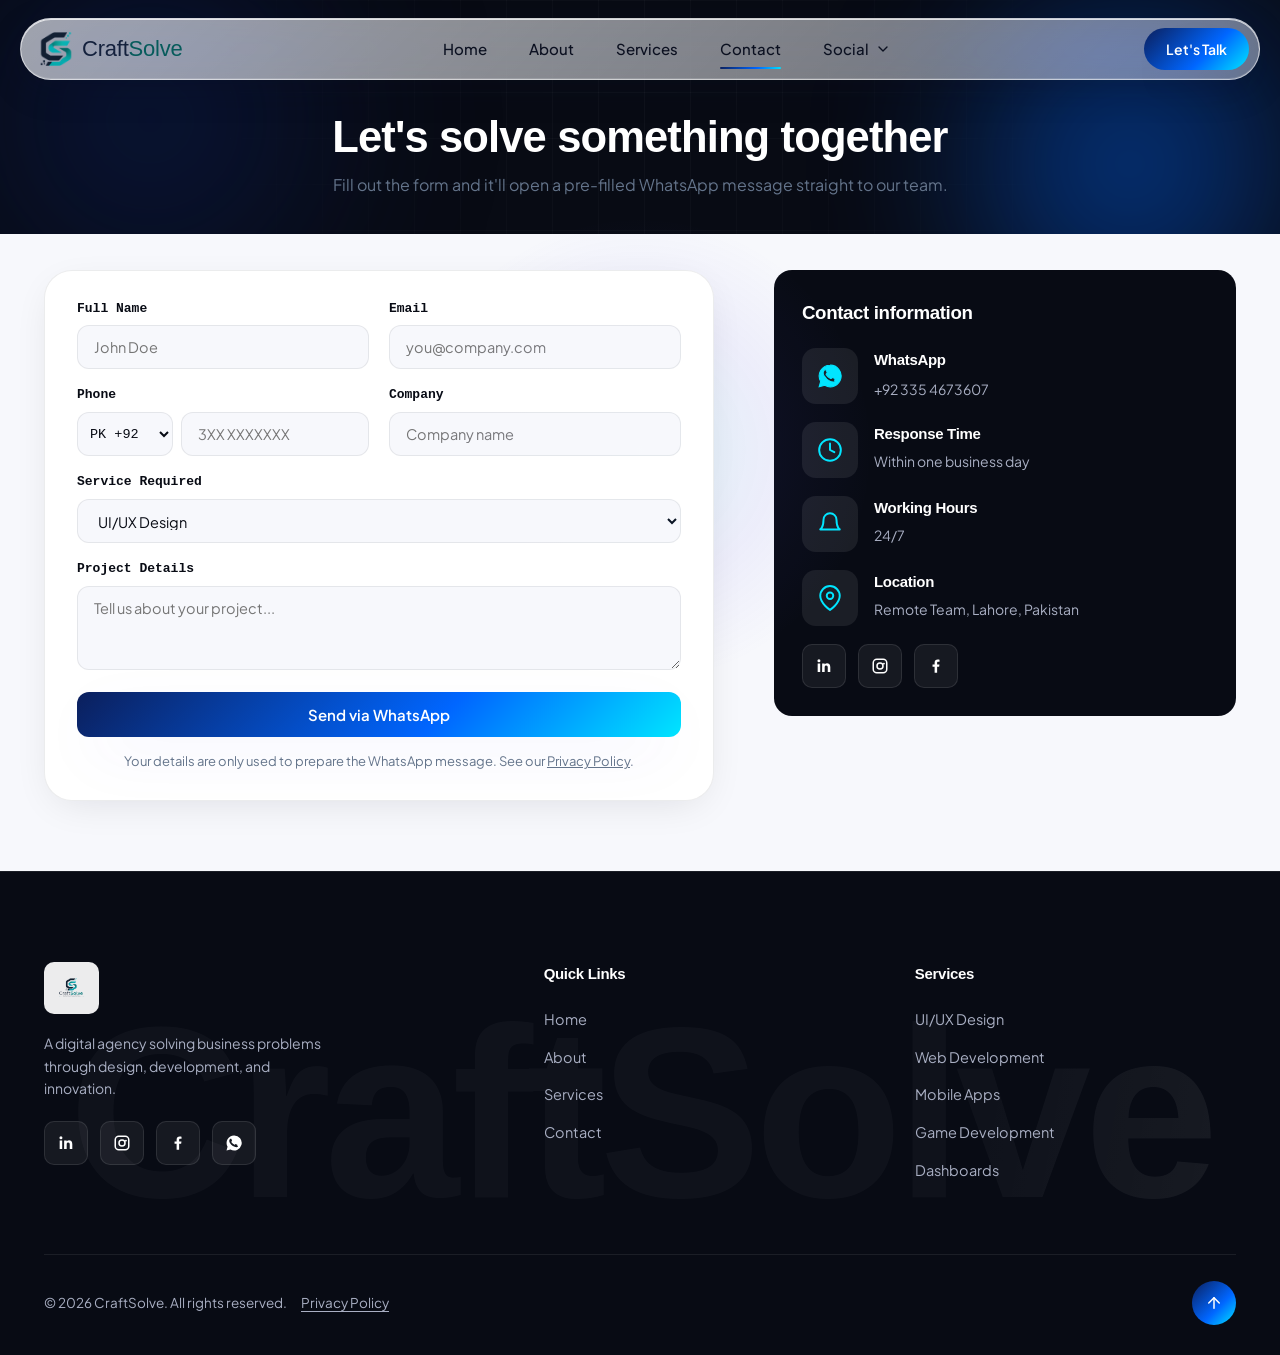
<file: contact.html>
<!DOCTYPE html>
<html lang="en">
<head>
<meta charset="UTF-8">
<meta name="viewport" content="width=device-width, initial-scale=1.0">
<title>Contact · CraftSolve</title>
<meta name="description" content="Start a project with CraftSolve. Fill out the form and we'll connect with you on WhatsApp.">
    <meta property="og:type" content="website">
    <meta property="og:site_name" content="CraftSolve">
    <meta property="og:title" content="Contact · CraftSolve">
    <meta property="og:description" content="Start a project with CraftSolve. Fill out the form and we'll connect with you on WhatsApp.">
    <meta name="twitter:card" content="summary_large_image">
    <meta name="twitter:title" content="Contact · CraftSolve">
    <meta name="twitter:description" content="Start a project with CraftSolve. Fill out the form and we'll connect with you on WhatsApp.">
<link rel="icon" href="images/favicon.png" type="image/png">
<link rel="preconnect" href="https://fonts.googleapis.com">
<link href="https://fonts.googleapis.com/css2?family=Plus+Jakarta+Sans:wght@400;500;600;700;800&display=swap" rel="stylesheet">
<link rel="stylesheet" href="css/style.css?v=20">
<link rel="stylesheet" href="css/responsive.css?v=20">
<link rel="stylesheet" href="css/animations.css?v=20">
    <link rel="stylesheet" href="css/home-anim.css?v=20">
    <link rel="stylesheet" href="css/pro-anim.css?v=20">
</head>
<body>

    <a href="#main" class="skip-link">Skip to content</a>

<div class="preloader" id="preloader">
  <div class="preloader-inner">
    <img src="images/logo.png" alt="CraftSolve" class="preloader-logo" width="360" height="480">
    <div class="preloader-bar"><span></span></div>
  </div>
</div>

<nav class="navbar scrolled" aria-label="Main">
  <div class="container nav-inner">
    <a href="index.html" class="nav-logo">
      <img src="images/logo-mark.png" alt="" class="nav-logo-mark" width="128" height="128">
      <span class="nav-logo-text"><b>Craft</b>Solve</span>
    </a>
    <div class="nav-links">
      <a href="index.html">Home</a>
      <a href="about.html">About</a>
      <a href="services.html">Services</a>
      <a href="contact.html" class="active" aria-current="page">Contact</a>
      <div class="nav-dropdown">
        <button type="button" class="nav-dropdown-toggle" aria-expanded="false" aria-haspopup="true" aria-controls="social-menu">Social <svg class="chev" viewBox="0 0 24 24" fill="none" stroke="currentColor" stroke-width="2" stroke-linecap="round" stroke-linejoin="round" width="16" height="16" aria-hidden="true"><polyline points="6 9 12 15 18 9"/></svg></button>
        <div class="nav-dropdown-menu" id="social-menu" role="menu"><a href="https://linkedin.com/company/craftsolve" target="_blank" rel="noopener" class="social-item"><svg viewBox="0 0 24 24" fill="currentColor" aria-hidden="true"><path d="M6.94 8.5H3.56V20H6.94V8.5ZM5.25 7A2 2 0 1 0 5.25 3 2 2 0 0 0 5.25 7ZM20.4 20H17V13.9C17 12.3 16.4 11.3 15 11.3C13.9 11.3 13.3 12 13 12.7C12.9 13 12.9 13.4 12.9 13.8V20H9.5S9.6 9.4 9.5 8.5H12.9V10C13.3 9.3 14.2 8.3 16 8.3C18.2 8.3 20.4 9.7 20.4 13.2V20Z"/></svg><span>LinkedIn</span></a><a href="https://www.instagram.com/craft.solve?igsh=MTNzZjlxMzJ3bjUyeg==" target="_blank" rel="noopener" class="social-item"><svg viewBox="0 0 24 24" fill="currentColor" aria-hidden="true"><path fill-rule="evenodd" clip-rule="evenodd" d="M7.8 2h8.4A5.8 5.8 0 0 1 22 7.8v8.4a5.8 5.8 0 0 1-5.8 5.8H7.8A5.8 5.8 0 0 1 2 16.2V7.8A5.8 5.8 0 0 1 7.8 2Zm-.2 2A3.6 3.6 0 0 0 4 7.6v8.8A3.6 3.6 0 0 0 7.6 20h8.8a3.6 3.6 0 0 0 3.6-3.6V7.6A3.6 3.6 0 0 0 16.4 4H7.6ZM12 7a5 5 0 1 1 0 10 5 5 0 0 1 0-10Zm0 2a3 3 0 1 0 0 6 3 3 0 0 0 0-6Zm5.25-1.5a1.25 1.25 0 1 1 0 2.5 1.25 1.25 0 0 1 0-2.5Z"/></svg><span>Instagram</span></a><a href="https://www.facebook.com/share/192Q8X9ZMj/?mibextid=wwXIfr" target="_blank" rel="noopener" class="social-item"><svg viewBox="0 0 24 24" fill="currentColor" aria-hidden="true"><path d="M13.5 21v-8h2.7l.4-3.1h-3.1V7.9c0-.9.25-1.5 1.55-1.5H16.7V3.6C16.4 3.55 15.4 3.47 14.24 3.47c-2.42 0-4.08 1.48-4.08 4.2v2.22H7.4v3.1h2.76V21h3.34Z"/></svg><span>Facebook</span></a><a href="https://wa.me/923354673607" target="_blank" rel="noopener" class="social-item"><svg viewBox="0 0 24 24" fill="currentColor" aria-hidden="true"><path d="M12 2a10 10 0 0 0-8.6 15L2 22l5.2-1.4A10 10 0 1 0 12 2Zm5.4 14.2c-.2.6-1.3 1.2-1.9 1.3-.5.1-1.1.1-1.8-.1-.4-.1-1-.3-1.7-.6-3-1.3-5-4.3-5.1-4.5-.2-.2-1.2-1.6-1.2-3.1 0-1.5.8-2.2 1-2.5.2-.3.5-.4.7-.4h.5c.2 0 .4 0 .6.4.2.5.7 1.8.8 1.9.1.1.1.3 0 .5-.1.2-.1.3-.3.5l-.4.5c-.1.2-.3.3-.1.6.2.3.8 1.3 1.7 2.1 1.2 1 2.1 1.4 2.4 1.5.3.1.4.1.6-.1l.6-.7c.2-.3.4-.2.6-.1l1.7.8c.2.1.4.2.4.4.1.2.1.9-.1 1.5Z"/></svg><span>WhatsApp</span></a></div>
      </div>
    </div>
    <a href="contact.html" class="btn btn-primary btn-sm">Let's Talk</a>
    <button class="hamburger" type="button" aria-label="Open menu" aria-expanded="false" aria-controls="mobile-drawer">
      <span></span><span></span><span></span>
    </button>
  </div>
</nav>

<div class="drawer-overlay"></div>
<div class="mobile-drawer" id="mobile-drawer">
        <button class="drawer-close" type="button" aria-label="Close menu"><svg viewBox="0 0 24 24" fill="none" stroke="currentColor" stroke-width="2" stroke-linecap="round" width="22" height="22" aria-hidden="true"><line x1="18" y1="6" x2="6" y2="18"/><line x1="6" y1="6" x2="18" y2="18"/></svg></button>
  <a href="index.html">Home</a>
  <a href="about.html">About</a>
  <a href="services.html">Services</a>
  <a href="contact.html">Contact</a>
  <div class="drawer-social">
            <button type="button" class="drawer-social-toggle" aria-expanded="false">Social <svg class="chev" viewBox="0 0 24 24" fill="none" stroke="currentColor" stroke-width="2" stroke-linecap="round" stroke-linejoin="round" width="16" height="16" aria-hidden="true"><polyline points="6 9 12 15 18 9"/></svg></button>
            <div class="drawer-social-list"><a href="https://linkedin.com/company/craftsolve" target="_blank" rel="noopener" class="social-item"><svg viewBox="0 0 24 24" fill="currentColor" aria-hidden="true"><path d="M6.94 8.5H3.56V20H6.94V8.5ZM5.25 7A2 2 0 1 0 5.25 3 2 2 0 0 0 5.25 7ZM20.4 20H17V13.9C17 12.3 16.4 11.3 15 11.3C13.9 11.3 13.3 12 13 12.7C12.9 13 12.9 13.4 12.9 13.8V20H9.5S9.6 9.4 9.5 8.5H12.9V10C13.3 9.3 14.2 8.3 16 8.3C18.2 8.3 20.4 9.7 20.4 13.2V20Z"/></svg><span>LinkedIn</span></a><a href="https://www.instagram.com/craft.solve?igsh=MTNzZjlxMzJ3bjUyeg==" target="_blank" rel="noopener" class="social-item"><svg viewBox="0 0 24 24" fill="currentColor" aria-hidden="true"><path fill-rule="evenodd" clip-rule="evenodd" d="M7.8 2h8.4A5.8 5.8 0 0 1 22 7.8v8.4a5.8 5.8 0 0 1-5.8 5.8H7.8A5.8 5.8 0 0 1 2 16.2V7.8A5.8 5.8 0 0 1 7.8 2Zm-.2 2A3.6 3.6 0 0 0 4 7.6v8.8A3.6 3.6 0 0 0 7.6 20h8.8a3.6 3.6 0 0 0 3.6-3.6V7.6A3.6 3.6 0 0 0 16.4 4H7.6ZM12 7a5 5 0 1 1 0 10 5 5 0 0 1 0-10Zm0 2a3 3 0 1 0 0 6 3 3 0 0 0 0-6Zm5.25-1.5a1.25 1.25 0 1 1 0 2.5 1.25 1.25 0 0 1 0-2.5Z"/></svg><span>Instagram</span></a><a href="https://www.facebook.com/share/192Q8X9ZMj/?mibextid=wwXIfr" target="_blank" rel="noopener" class="social-item"><svg viewBox="0 0 24 24" fill="currentColor" aria-hidden="true"><path d="M13.5 21v-8h2.7l.4-3.1h-3.1V7.9c0-.9.25-1.5 1.55-1.5H16.7V3.6C16.4 3.55 15.4 3.47 14.24 3.47c-2.42 0-4.08 1.48-4.08 4.2v2.22H7.4v3.1h2.76V21h3.34Z"/></svg><span>Facebook</span></a><a href="https://wa.me/923354673607" target="_blank" rel="noopener" class="social-item"><svg viewBox="0 0 24 24" fill="currentColor" aria-hidden="true"><path d="M12 2a10 10 0 0 0-8.6 15L2 22l5.2-1.4A10 10 0 1 0 12 2Zm5.4 14.2c-.2.6-1.3 1.2-1.9 1.3-.5.1-1.1.1-1.8-.1-.4-.1-1-.3-1.7-.6-3-1.3-5-4.3-5.1-4.5-.2-.2-1.2-1.6-1.2-3.1 0-1.5.8-2.2 1-2.5.2-.3.5-.4.7-.4h.5c.2 0 .4 0 .6.4.2.5.7 1.8.8 1.9.1.1.1.3 0 .5-.1.2-.1.3-.3.5l-.4.5c-.1.2-.3.3-.1.6.2.3.8 1.3 1.7 2.1 1.2 1 2.1 1.4 2.4 1.5.3.1.4.1.6-.1l.6-.7c.2-.3.4-.2.6-.1l1.7.8c.2.1.4.2.4.4.1.2.1.9-.1 1.5Z"/></svg><span>WhatsApp</span></a></div>
        </div>
        <a href="contact.html" class="btn btn-primary" style="margin-top:10px;">Let's Talk</a>
</div>

<main id="main">
<header class="page-header page-header-compact">
  <div class="hero-bg">
    <div class="grid-overlay"></div>
    <div class="blob blob-1"></div>
    <div class="blob blob-2"></div>
  </div>
  <div class="container" style="position:relative;z-index:2;">
    <h1>Let's solve something together</h1>
    <p class="lede mx-auto" style="text-align:center;margin-top:16px;">Fill out the form and it'll open a pre-filled WhatsApp message straight to our team.</p>
      </div>
</header>

<section class="section contact-section">
  <div class="container grid-2 contact-grid" style="align-items:flex-start;">

    <div class="reveal">
      <form class="contact-form" id="contact-form">
        <div class="form-row">
          <div class="form-group">
            <label for="cf-name">Full Name</label>
            <input type="text" id="cf-name" placeholder="John Doe" required>
          </div>
          <div class="form-group">
            <label for="cf-email">Email</label>
            <input type="email" id="cf-email" placeholder="you@company.com" required>
          </div>
        </div>
        <div class="form-row">
          <div class="form-group">
            <label for="cf-phone">Phone</label>
            <div class="phone-input-group">
              <select id="cf-phone-code" aria-label="Country code">
                <option value="+92" selected>PK +92</option>
                <option value="+1">US +1</option>
                <option value="+44">UK +44</option>
                <option value="+971">AE +971</option>
                <option value="+966">SA +966</option>
                <option value="+91">IN +91</option>
                <option value="+61">AU +61</option>
                <option value="+49">DE +49</option>
                <option value="+33">FR +33</option>
                <option value="+65">SG +65</option>
              </select>
              <input type="tel" id="cf-phone" placeholder="3XX XXXXXXX" required>
            </div>
          </div>
          <div class="form-group">
            <label for="cf-company">Company</label>
            <input type="text" id="cf-company" placeholder="Company name">
          </div>
        </div>
        <div class="form-group">
          <label for="cf-service">Service Required</label>
          <select id="cf-service" required>
            <option value="UI/UX Design">UI/UX Design</option>
            <option value="Web Design & Development">Web Design &amp; Development</option>
            <option value="Graphic Design">Graphic Design</option>
            <option value="Mobile App Development">Mobile App Development</option>
            <option value="Game Development">Game Development</option>
            <option value="Dashboard Development">Dashboard Development</option>
            <option value="Not Sure Yet">Not Sure Yet</option>
          </select>
        </div>
        <div class="form-group">
          <label for="cf-message">Project Details</label>
          <textarea id="cf-message" placeholder="Tell us about your project..." required></textarea>
        </div>
        <button type="submit" class="btn btn-primary" style="width:100%;">Send via WhatsApp</button>
      <p style="margin-top:14px;font-size:13px;color:var(--slate);text-align:center;">Your details are only used to prepare the WhatsApp message. See our <a href="privacy.html" style="text-decoration:underline;">Privacy Policy</a>.</p>
      </form>
    </div>

    <div class="reveal">
      <div class="contact-info-card">
        <h3 style="margin-bottom:26px;">Contact information</h3>
        <div class="contact-info-row">
          <div class="icon-box"><svg viewBox="0 0 24 24" style="fill:var(--cyan);"><path d="M12 2a10 10 0 0 0-8.6 15L2 22l5.2-1.4A10 10 0 1 0 12 2Zm5.4 14.2c-.2.6-1.3 1.2-1.9 1.3-.5.1-1.1.1-1.8-.1-.4-.1-1-.3-1.7-.6-3-1.3-5-4.3-5.1-4.5-.2-.2-1.2-1.6-1.2-3.1 0-1.5.8-2.2 1-2.5.2-.3.5-.4.7-.4h.5c.2 0 .4 0 .6.4.2.5.7 1.8.8 1.9.1.1.1.3 0 .5-.1.2-.1.3-.3.5l-.4.5c-.1.2-.3.3-.1.6.2.3.8 1.3 1.7 2.1 1.2 1 2.1 1.4 2.4 1.5.3.1.4.1.6-.1l.6-.7c.2-.3.4-.2.6-.1l1.7.8c.2.1.4.2.4.4.1.2.1.9-.1 1.5Z"/></svg></div>
          <div><h4>WhatsApp</h4><a href="https://wa.me/923354673607" target="_blank" rel="noopener">+92 335 4673607</a></div>
        </div>
        <div class="contact-info-row">
          <div class="icon-box"><svg viewBox="0 0 24 24" fill="none" stroke-width="1.8" stroke-linecap="round" stroke-linejoin="round"><circle cx="12" cy="12" r="10"/><polyline points="12 6 12 12 16 14"/></svg></div>
          <div><h4>Response Time</h4><p>Within one business day</p></div>
        </div>
        <div class="contact-info-row">
          <div class="icon-box"><svg viewBox="0 0 24 24" fill="none" stroke-width="1.8" stroke-linecap="round" stroke-linejoin="round"><path d="M18 8A6 6 0 0 0 6 8c0 7-3 9-3 9h18s-3-2-3-9"/></svg></div>
          <div><h4>Working Hours</h4><p>24/7</p></div>
        </div>
        <div class="contact-info-row">
          <div class="icon-box"><svg viewBox="0 0 24 24" fill="none" stroke-width="1.8" stroke-linecap="round" stroke-linejoin="round"><path d="M21 10c0 7-9 13-9 13s-9-6-9-13a9 9 0 1 1 18 0z"/><circle cx="12" cy="10" r="3"/></svg></div>
          <div><h4>Location</h4><p>Remote Team, Lahore, Pakistan</p></div>
        </div>
        <div class="social-row" style="margin-top:10px;">
          <a class="social-icon" href="https://linkedin.com/company/craftsolve" target="_blank" rel="noopener" aria-label="LinkedIn"><svg viewBox="0 0 24 24"><path d="M6.94 8.5H3.56V20H6.94V8.5ZM5.25 7A2 2 0 1 0 5.25 3 2 2 0 0 0 5.25 7ZM20.4 20H17V13.9C17 12.3 16.4 11.3 15 11.3C13.9 11.3 13.3 12 13 12.7C12.9 13 12.9 13.4 12.9 13.8V20H9.5S9.6 9.4 9.5 8.5H12.9V10C13.3 9.3 14.2 8.3 16 8.3C18.2 8.3 20.4 9.7 20.4 13.2V20Z"/></svg></a>
          <a class="social-icon" href="https://www.instagram.com/craft.solve?igsh=MTNzZjlxMzJ3bjUyeg==" target="_blank" rel="noopener" aria-label="Instagram"><svg viewBox="0 0 24 24"><path fill-rule="evenodd" clip-rule="evenodd" d="M7.8 2h8.4A5.8 5.8 0 0 1 22 7.8v8.4a5.8 5.8 0 0 1-5.8 5.8H7.8A5.8 5.8 0 0 1 2 16.2V7.8A5.8 5.8 0 0 1 7.8 2Zm-.2 2A3.6 3.6 0 0 0 4 7.6v8.8A3.6 3.6 0 0 0 7.6 20h8.8a3.6 3.6 0 0 0 3.6-3.6V7.6A3.6 3.6 0 0 0 16.4 4H7.6ZM12 7a5 5 0 1 1 0 10 5 5 0 0 1 0-10Zm0 2a3 3 0 1 0 0 6 3 3 0 0 0 0-6Zm5.25-1.5a1.25 1.25 0 1 1 0 2.5 1.25 1.25 0 0 1 0-2.5Z"/></svg></a>
          <a class="social-icon" href="https://www.facebook.com/share/192Q8X9ZMj/?mibextid=wwXIfr" target="_blank" rel="noopener" aria-label="Facebook"><svg viewBox="0 0 24 24"><path d="M13.5 21v-8h2.7l.4-3.1h-3.1V7.9c0-.9.25-1.5 1.55-1.5H16.7V3.6C16.4 3.55 15.4 3.47 14.24 3.47c-2.42 0-4.08 1.48-4.08 4.2v2.22H7.4v3.1h2.76V21h3.34Z"/></svg></a>
        </div>
      </div>
    </div>

  </div>
</section>

</main>

<footer class="footer">
  <div class="footer-watermark" aria-hidden="true">CraftSolve</div>
  <div class="container">
    <div class="footer-grid">
      <div>
        <div class="footer-logo"><img src="images/logo.png" alt="CraftSolve" width="360" height="480" loading="lazy" decoding="async"></div>
        <p style="font-size:14px;max-width:280px;">A digital agency solving business problems through design, development, and innovation.</p>
        <div class="social-row">
          <a class="social-icon" href="https://linkedin.com/company/craftsolve" target="_blank" rel="noopener" aria-label="LinkedIn"><svg viewBox="0 0 24 24"><path d="M6.94 8.5H3.56V20H6.94V8.5ZM5.25 7A2 2 0 1 0 5.25 3 2 2 0 0 0 5.25 7ZM20.4 20H17V13.9C17 12.3 16.4 11.3 15 11.3C13.9 11.3 13.3 12 13 12.7C12.9 13 12.9 13.4 12.9 13.8V20H9.5S9.6 9.4 9.5 8.5H12.9V10C13.3 9.3 14.2 8.3 16 8.3C18.2 8.3 20.4 9.7 20.4 13.2V20Z"/></svg></a>
          <a class="social-icon" href="https://www.instagram.com/craft.solve?igsh=MTNzZjlxMzJ3bjUyeg==" target="_blank" rel="noopener" aria-label="Instagram"><svg viewBox="0 0 24 24"><path fill-rule="evenodd" clip-rule="evenodd" d="M7.8 2h8.4A5.8 5.8 0 0 1 22 7.8v8.4a5.8 5.8 0 0 1-5.8 5.8H7.8A5.8 5.8 0 0 1 2 16.2V7.8A5.8 5.8 0 0 1 7.8 2Zm-.2 2A3.6 3.6 0 0 0 4 7.6v8.8A3.6 3.6 0 0 0 7.6 20h8.8a3.6 3.6 0 0 0 3.6-3.6V7.6A3.6 3.6 0 0 0 16.4 4H7.6ZM12 7a5 5 0 1 1 0 10 5 5 0 0 1 0-10Zm0 2a3 3 0 1 0 0 6 3 3 0 0 0 0-6Zm5.25-1.5a1.25 1.25 0 1 1 0 2.5 1.25 1.25 0 0 1 0-2.5Z"/></svg></a>
          <a class="social-icon" href="https://www.facebook.com/share/192Q8X9ZMj/?mibextid=wwXIfr" target="_blank" rel="noopener" aria-label="Facebook"><svg viewBox="0 0 24 24"><path d="M13.5 21v-8h2.7l.4-3.1h-3.1V7.9c0-.9.25-1.5 1.55-1.5H16.7V3.6C16.4 3.55 15.4 3.47 14.24 3.47c-2.42 0-4.08 1.48-4.08 4.2v2.22H7.4v3.1h2.76V21h3.34Z"/></svg></a>
          <a class="social-icon" href="https://wa.me/923354673607" target="_blank" rel="noopener" aria-label="WhatsApp"><svg viewBox="0 0 24 24"><path d="M12 2a10 10 0 0 0-8.6 15L2 22l5.2-1.4A10 10 0 1 0 12 2Zm5.4 14.2c-.2.6-1.3 1.2-1.9 1.3-.5.1-1.1.1-1.8-.1-.4-.1-1-.3-1.7-.6-3-1.3-5-4.3-5.1-4.5-.2-.2-1.2-1.6-1.2-3.1 0-1.5.8-2.2 1-2.5.2-.3.5-.4.7-.4h.5c.2 0 .4 0 .6.4.2.5.7 1.8.8 1.9.1.1.1.3 0 .5-.1.2-.1.3-.3.5l-.4.5c-.1.2-.3.3-.1.6.2.3.8 1.3 1.7 2.1 1.2 1 2.1 1.4 2.4 1.5.3.1.4.1.6-.1l.6-.7c.2-.3.4-.2.6-.1l1.7.8c.2.1.4.2.4.4.1.2.1.9-.1 1.5Z"/></svg></a>
        </div>
      </div>
      <div>
        <h4>Quick Links</h4>
        <ul>
          <li><a href="index.html">Home</a></li>
          <li><a href="about.html">About</a></li>
          <li><a href="services.html">Services</a></li>
          <li><a href="contact.html">Contact</a></li>
        </ul>
      </div>
      <div>
        <h4>Services</h4>
        <ul>
          <li><a href="services.html">UI/UX Design</a></li>
          <li><a href="services.html">Web Development</a></li>
          <li><a href="services.html">Mobile Apps</a></li>
          <li><a href="services.html">Game Development</a></li>
          <li><a href="services.html">Dashboards</a></li>
        </ul>
      </div>
    </div>
    <div class="footer-bottom">
      <span>© 2026 CraftSolve. All rights reserved. <a href="privacy.html" class="footer-legal">Privacy Policy</a></span>
      <a href="#top" class="back-to-top" aria-label="Back to top"><svg viewBox="0 0 24 24" fill="none" stroke-width="2" stroke-linecap="round" stroke-linejoin="round"><line x1="12" y1="19" x2="12" y2="5"/><polyline points="5 12 12 5 19 12"/></svg></a>
    </div>
  </div>
</footer>

<script src="js/main.js?v=19"></script>
<script src="js/animation.js?v=19"></script>
<script src="js/home-anim.js?v=19"></script>
<script src="js/pro-anim.js?v=19"></script>
<script>
/* Mobile menu safety net: works even if js/main.js fails to load or is out of date. */
(function () {
    /* Never let the loading screen block the page if main.js did not run */
    function hideLoader() {
        var p = document.getElementById('preloader');
        if (p && !p.classList.contains('hidden')) p.classList.add('hidden');
    }
    window.addEventListener('load', function () { setTimeout(hideLoader, 900); });
    setTimeout(hideLoader, 3500);
    document.addEventListener('click', function (e) {
        var t = e.target;
        if (!t || !t.closest) return;
        var ham = t.closest('.hamburger'), close = t.closest('.drawer-close'), ov = t.closest('.drawer-overlay');
        if (!ham && !close && !ov) return;
        var d = document.querySelector('.mobile-drawer');
        if (!d) return;
        var want = ham ? !d.classList.contains('open') : false;   /* read BEFORE main.js handles the click (capture phase) */
        setTimeout(function () {
            if (d.classList.contains('open') === want) return;
            var o = document.querySelector('.drawer-overlay'), h = document.querySelector('.hamburger');
            d.classList.toggle('open', want);
            if (o) o.classList.toggle('open', want);
            if (h) { h.classList.toggle('active', want); h.setAttribute('aria-expanded', want ? 'true' : 'false'); }
            document.body.style.overflow = want ? 'hidden' : '';
        }, 80);
    }, true);
})();
</script>
</body>
</html>
</file>
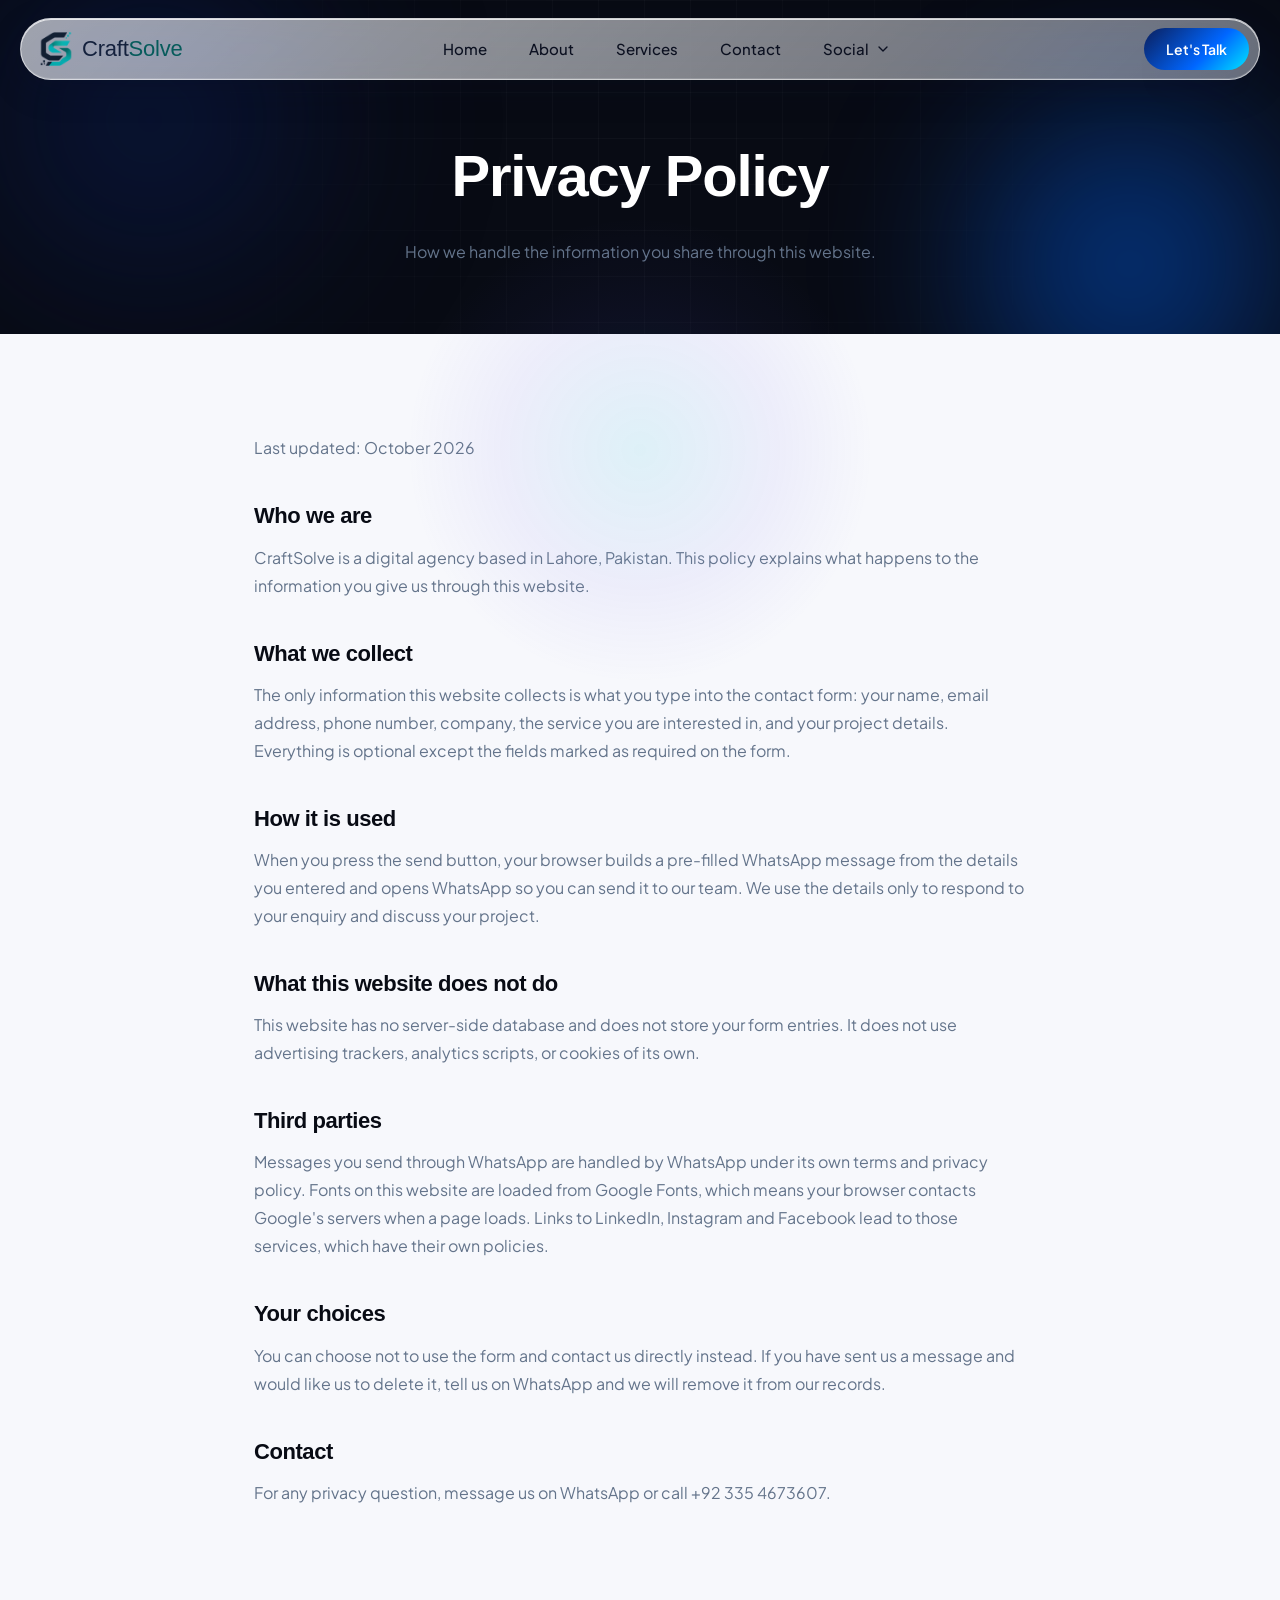
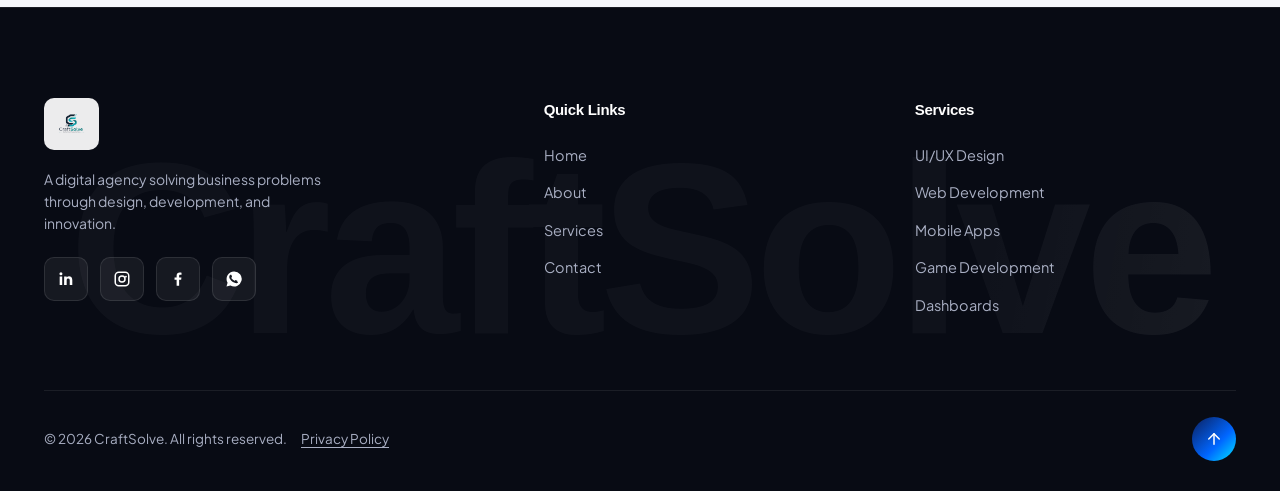
<file: privacy.html>
<!DOCTYPE html>
<html lang="en">
<head>
<meta charset="UTF-8">
<meta name="viewport" content="width=device-width, initial-scale=1.0">
<title>Privacy Policy · CraftSolve</title>
<meta name="description" content="How CraftSolve handles the information you share through this website.">
    <meta property="og:type" content="website">
    <meta property="og:site_name" content="CraftSolve">
    <meta property="og:title" content="Privacy Policy · CraftSolve">
    <meta property="og:description" content="How CraftSolve handles the information you share through this website.">
    <meta name="twitter:card" content="summary_large_image">
    <meta name="twitter:title" content="Privacy Policy · CraftSolve">
    <meta name="twitter:description" content="How CraftSolve handles the information you share through this website.">
<link rel="icon" href="images/favicon.png" type="image/png">
<link rel="preconnect" href="https://fonts.googleapis.com">
<link href="https://fonts.googleapis.com/css2?family=Plus+Jakarta+Sans:wght@400;500;600;700;800&display=swap" rel="stylesheet">
<link rel="stylesheet" href="css/style.css?v=20">
<link rel="stylesheet" href="css/responsive.css?v=20">
<link rel="stylesheet" href="css/animations.css?v=20">
    <link rel="stylesheet" href="css/home-anim.css?v=20">
    <link rel="stylesheet" href="css/pro-anim.css?v=20">
</head>
<body>

    <a href="#main" class="skip-link">Skip to content</a>

<div class="preloader" id="preloader">
  <div class="preloader-inner">
    <img src="images/logo.png" alt="CraftSolve" class="preloader-logo" width="360" height="480">
    <div class="preloader-bar"><span></span></div>
  </div>
</div>

<nav class="navbar scrolled" aria-label="Main">
  <div class="container nav-inner">
    <a href="index.html" class="nav-logo">
      <img src="images/logo-mark.png" alt="" class="nav-logo-mark" width="128" height="128">
      <span class="nav-logo-text"><b>Craft</b>Solve</span>
    </a>
    <div class="nav-links">
      <a href="index.html">Home</a>
      <a href="about.html">About</a>
      <a href="services.html">Services</a>
      <a href="contact.html">Contact</a>
      <div class="nav-dropdown">
        <button type="button" class="nav-dropdown-toggle" aria-expanded="false" aria-haspopup="true" aria-controls="social-menu">Social <svg class="chev" viewBox="0 0 24 24" fill="none" stroke="currentColor" stroke-width="2" stroke-linecap="round" stroke-linejoin="round" width="16" height="16" aria-hidden="true"><polyline points="6 9 12 15 18 9"/></svg></button>
        <div class="nav-dropdown-menu" id="social-menu" role="menu"><a href="https://linkedin.com/company/craftsolve" target="_blank" rel="noopener" class="social-item"><svg viewBox="0 0 24 24" fill="currentColor" aria-hidden="true"><path d="M6.94 8.5H3.56V20H6.94V8.5ZM5.25 7A2 2 0 1 0 5.25 3 2 2 0 0 0 5.25 7ZM20.4 20H17V13.9C17 12.3 16.4 11.3 15 11.3C13.9 11.3 13.3 12 13 12.7C12.9 13 12.9 13.4 12.9 13.8V20H9.5S9.6 9.4 9.5 8.5H12.9V10C13.3 9.3 14.2 8.3 16 8.3C18.2 8.3 20.4 9.7 20.4 13.2V20Z"/></svg><span>LinkedIn</span></a><a href="https://www.instagram.com/craft.solve?igsh=MTNzZjlxMzJ3bjUyeg==" target="_blank" rel="noopener" class="social-item"><svg viewBox="0 0 24 24" fill="currentColor" aria-hidden="true"><path fill-rule="evenodd" clip-rule="evenodd" d="M7.8 2h8.4A5.8 5.8 0 0 1 22 7.8v8.4a5.8 5.8 0 0 1-5.8 5.8H7.8A5.8 5.8 0 0 1 2 16.2V7.8A5.8 5.8 0 0 1 7.8 2Zm-.2 2A3.6 3.6 0 0 0 4 7.6v8.8A3.6 3.6 0 0 0 7.6 20h8.8a3.6 3.6 0 0 0 3.6-3.6V7.6A3.6 3.6 0 0 0 16.4 4H7.6ZM12 7a5 5 0 1 1 0 10 5 5 0 0 1 0-10Zm0 2a3 3 0 1 0 0 6 3 3 0 0 0 0-6Zm5.25-1.5a1.25 1.25 0 1 1 0 2.5 1.25 1.25 0 0 1 0-2.5Z"/></svg><span>Instagram</span></a><a href="https://www.facebook.com/share/192Q8X9ZMj/?mibextid=wwXIfr" target="_blank" rel="noopener" class="social-item"><svg viewBox="0 0 24 24" fill="currentColor" aria-hidden="true"><path d="M13.5 21v-8h2.7l.4-3.1h-3.1V7.9c0-.9.25-1.5 1.55-1.5H16.7V3.6C16.4 3.55 15.4 3.47 14.24 3.47c-2.42 0-4.08 1.48-4.08 4.2v2.22H7.4v3.1h2.76V21h3.34Z"/></svg><span>Facebook</span></a><a href="https://wa.me/923354673607" target="_blank" rel="noopener" class="social-item"><svg viewBox="0 0 24 24" fill="currentColor" aria-hidden="true"><path d="M12 2a10 10 0 0 0-8.6 15L2 22l5.2-1.4A10 10 0 1 0 12 2Zm5.4 14.2c-.2.6-1.3 1.2-1.9 1.3-.5.1-1.1.1-1.8-.1-.4-.1-1-.3-1.7-.6-3-1.3-5-4.3-5.1-4.5-.2-.2-1.2-1.6-1.2-3.1 0-1.5.8-2.2 1-2.5.2-.3.5-.4.7-.4h.5c.2 0 .4 0 .6.4.2.5.7 1.8.8 1.9.1.1.1.3 0 .5-.1.2-.1.3-.3.5l-.4.5c-.1.2-.3.3-.1.6.2.3.8 1.3 1.7 2.1 1.2 1 2.1 1.4 2.4 1.5.3.1.4.1.6-.1l.6-.7c.2-.3.4-.2.6-.1l1.7.8c.2.1.4.2.4.4.1.2.1.9-.1 1.5Z"/></svg><span>WhatsApp</span></a></div>
      </div>
    </div>
    <a href="contact.html" class="btn btn-primary btn-sm">Let's Talk</a>
    <button class="hamburger" type="button" aria-label="Open menu" aria-expanded="false" aria-controls="mobile-drawer">
      <span></span><span></span><span></span>
    </button>
  </div>
</nav>

<div class="drawer-overlay"></div>
<div class="mobile-drawer" id="mobile-drawer">
        <button class="drawer-close" type="button" aria-label="Close menu"><svg viewBox="0 0 24 24" fill="none" stroke="currentColor" stroke-width="2" stroke-linecap="round" width="22" height="22" aria-hidden="true"><line x1="18" y1="6" x2="6" y2="18"/><line x1="6" y1="6" x2="18" y2="18"/></svg></button>
  <a href="index.html">Home</a>
  <a href="about.html">About</a>
  <a href="services.html">Services</a>
  <a href="contact.html">Contact</a>
  <div class="drawer-social">
            <button type="button" class="drawer-social-toggle" aria-expanded="false">Social <svg class="chev" viewBox="0 0 24 24" fill="none" stroke="currentColor" stroke-width="2" stroke-linecap="round" stroke-linejoin="round" width="16" height="16" aria-hidden="true"><polyline points="6 9 12 15 18 9"/></svg></button>
            <div class="drawer-social-list"><a href="https://linkedin.com/company/craftsolve" target="_blank" rel="noopener" class="social-item"><svg viewBox="0 0 24 24" fill="currentColor" aria-hidden="true"><path d="M6.94 8.5H3.56V20H6.94V8.5ZM5.25 7A2 2 0 1 0 5.25 3 2 2 0 0 0 5.25 7ZM20.4 20H17V13.9C17 12.3 16.4 11.3 15 11.3C13.9 11.3 13.3 12 13 12.7C12.9 13 12.9 13.4 12.9 13.8V20H9.5S9.6 9.4 9.5 8.5H12.9V10C13.3 9.3 14.2 8.3 16 8.3C18.2 8.3 20.4 9.7 20.4 13.2V20Z"/></svg><span>LinkedIn</span></a><a href="https://www.instagram.com/craft.solve?igsh=MTNzZjlxMzJ3bjUyeg==" target="_blank" rel="noopener" class="social-item"><svg viewBox="0 0 24 24" fill="currentColor" aria-hidden="true"><path fill-rule="evenodd" clip-rule="evenodd" d="M7.8 2h8.4A5.8 5.8 0 0 1 22 7.8v8.4a5.8 5.8 0 0 1-5.8 5.8H7.8A5.8 5.8 0 0 1 2 16.2V7.8A5.8 5.8 0 0 1 7.8 2Zm-.2 2A3.6 3.6 0 0 0 4 7.6v8.8A3.6 3.6 0 0 0 7.6 20h8.8a3.6 3.6 0 0 0 3.6-3.6V7.6A3.6 3.6 0 0 0 16.4 4H7.6ZM12 7a5 5 0 1 1 0 10 5 5 0 0 1 0-10Zm0 2a3 3 0 1 0 0 6 3 3 0 0 0 0-6Zm5.25-1.5a1.25 1.25 0 1 1 0 2.5 1.25 1.25 0 0 1 0-2.5Z"/></svg><span>Instagram</span></a><a href="https://www.facebook.com/share/192Q8X9ZMj/?mibextid=wwXIfr" target="_blank" rel="noopener" class="social-item"><svg viewBox="0 0 24 24" fill="currentColor" aria-hidden="true"><path d="M13.5 21v-8h2.7l.4-3.1h-3.1V7.9c0-.9.25-1.5 1.55-1.5H16.7V3.6C16.4 3.55 15.4 3.47 14.24 3.47c-2.42 0-4.08 1.48-4.08 4.2v2.22H7.4v3.1h2.76V21h3.34Z"/></svg><span>Facebook</span></a><a href="https://wa.me/923354673607" target="_blank" rel="noopener" class="social-item"><svg viewBox="0 0 24 24" fill="currentColor" aria-hidden="true"><path d="M12 2a10 10 0 0 0-8.6 15L2 22l5.2-1.4A10 10 0 1 0 12 2Zm5.4 14.2c-.2.6-1.3 1.2-1.9 1.3-.5.1-1.1.1-1.8-.1-.4-.1-1-.3-1.7-.6-3-1.3-5-4.3-5.1-4.5-.2-.2-1.2-1.6-1.2-3.1 0-1.5.8-2.2 1-2.5.2-.3.5-.4.7-.4h.5c.2 0 .4 0 .6.4.2.5.7 1.8.8 1.9.1.1.1.3 0 .5-.1.2-.1.3-.3.5l-.4.5c-.1.2-.3.3-.1.6.2.3.8 1.3 1.7 2.1 1.2 1 2.1 1.4 2.4 1.5.3.1.4.1.6-.1l.6-.7c.2-.3.4-.2.6-.1l1.7.8c.2.1.4.2.4.4.1.2.1.9-.1 1.5Z"/></svg><span>WhatsApp</span></a></div>
        </div>
        <a href="contact.html" class="btn btn-primary" style="margin-top:10px;">Let's Talk</a>
</div>

<main id="main">
<header class="page-header">
  <div class="hero-bg">
    <div class="grid-overlay"></div>
    <div class="blob blob-1"></div>
    <div class="blob blob-2"></div>
  </div>
  <div class="container" style="position:relative;z-index:2;">
    <h1>Privacy Policy</h1>
    <p class="lede mx-auto" style="text-align:center;margin-top:16px;">How we handle the information you share through this website.</p>
  </div>
</header>

<section class="section">
  <div class="container legal">
    <p>Last updated: October 2026</p>

    <h2>Who we are</h2>
    <p>CraftSolve is a digital agency based in Lahore, Pakistan. This policy explains what happens to the information you give us through this website.</p>

    <h2>What we collect</h2>
    <p>The only information this website collects is what you type into the contact form: your name, email address, phone number, company, the service you are interested in, and your project details. Everything is optional except the fields marked as required on the form.</p>

    <h2>How it is used</h2>
    <p>When you press the send button, your browser builds a pre-filled WhatsApp message from the details you entered and opens WhatsApp so you can send it to our team. We use the details only to respond to your enquiry and discuss your project.</p>

    <h2>What this website does not do</h2>
    <p>This website has no server-side database and does not store your form entries. It does not use advertising trackers, analytics scripts, or cookies of its own.</p>

    <h2>Third parties</h2>
    <p>Messages you send through WhatsApp are handled by WhatsApp under its own terms and privacy policy. Fonts on this website are loaded from Google Fonts, which means your browser contacts Google's servers when a page loads. Links to LinkedIn, Instagram and Facebook lead to those services, which have their own policies.</p>

    <h2>Your choices</h2>
    <p>You can choose not to use the form and contact us directly instead. If you have sent us a message and would like us to delete it, tell us on WhatsApp and we will remove it from our records.</p>

    <h2>Contact</h2>
    <p>For any privacy question, message us on WhatsApp or call +92 335 4673607.</p>
  </div>
</section>

 </main>

<footer class="footer">
  <div class="footer-watermark" aria-hidden="true">CraftSolve</div>
  <div class="container">
    <div class="footer-grid">
      <div>
        <div class="footer-logo"><img src="images/logo.png" alt="CraftSolve" width="360" height="480" loading="lazy" decoding="async"></div>
        <p style="font-size:14px;max-width:280px;">A digital agency solving business problems through design, development, and innovation.</p>
        <div class="social-row">
          <a class="social-icon" href="https://linkedin.com/company/craftsolve" target="_blank" rel="noopener" aria-label="LinkedIn"><svg viewBox="0 0 24 24"><path d="M6.94 8.5H3.56V20H6.94V8.5ZM5.25 7A2 2 0 1 0 5.25 3 2 2 0 0 0 5.25 7ZM20.4 20H17V13.9C17 12.3 16.4 11.3 15 11.3C13.9 11.3 13.3 12 13 12.7C12.9 13 12.9 13.4 12.9 13.8V20H9.5S9.6 9.4 9.5 8.5H12.9V10C13.3 9.3 14.2 8.3 16 8.3C18.2 8.3 20.4 9.7 20.4 13.2V20Z"/></svg></a>
          <a class="social-icon" href="https://www.instagram.com/craft.solve?igsh=MTNzZjlxMzJ3bjUyeg==" target="_blank" rel="noopener" aria-label="Instagram"><svg viewBox="0 0 24 24"><path fill-rule="evenodd" clip-rule="evenodd" d="M7.8 2h8.4A5.8 5.8 0 0 1 22 7.8v8.4a5.8 5.8 0 0 1-5.8 5.8H7.8A5.8 5.8 0 0 1 2 16.2V7.8A5.8 5.8 0 0 1 7.8 2Zm-.2 2A3.6 3.6 0 0 0 4 7.6v8.8A3.6 3.6 0 0 0 7.6 20h8.8a3.6 3.6 0 0 0 3.6-3.6V7.6A3.6 3.6 0 0 0 16.4 4H7.6ZM12 7a5 5 0 1 1 0 10 5 5 0 0 1 0-10Zm0 2a3 3 0 1 0 0 6 3 3 0 0 0 0-6Zm5.25-1.5a1.25 1.25 0 1 1 0 2.5 1.25 1.25 0 0 1 0-2.5Z"/></svg></a>
          <a class="social-icon" href="https://www.facebook.com/share/192Q8X9ZMj/?mibextid=wwXIfr" target="_blank" rel="noopener" aria-label="Facebook"><svg viewBox="0 0 24 24"><path d="M13.5 21v-8h2.7l.4-3.1h-3.1V7.9c0-.9.25-1.5 1.55-1.5H16.7V3.6C16.4 3.55 15.4 3.47 14.24 3.47c-2.42 0-4.08 1.48-4.08 4.2v2.22H7.4v3.1h2.76V21h3.34Z"/></svg></a>
          <a class="social-icon" href="https://wa.me/923354673607" target="_blank" rel="noopener" aria-label="WhatsApp"><svg viewBox="0 0 24 24"><path d="M12 2a10 10 0 0 0-8.6 15L2 22l5.2-1.4A10 10 0 1 0 12 2Zm5.4 14.2c-.2.6-1.3 1.2-1.9 1.3-.5.1-1.1.1-1.8-.1-.4-.1-1-.3-1.7-.6-3-1.3-5-4.3-5.1-4.5-.2-.2-1.2-1.6-1.2-3.1 0-1.5.8-2.2 1-2.5.2-.3.5-.4.7-.4h.5c.2 0 .4 0 .6.4.2.5.7 1.8.8 1.9.1.1.1.3 0 .5-.1.2-.1.3-.3.5l-.4.5c-.1.2-.3.3-.1.6.2.3.8 1.3 1.7 2.1 1.2 1 2.1 1.4 2.4 1.5.3.1.4.1.6-.1l.6-.7c.2-.3.4-.2.6-.1l1.7.8c.2.1.4.2.4.4.1.2.1.9-.1 1.5Z"/></svg></a>
        </div>
      </div>
      <div>
        <h4>Quick Links</h4>
        <ul>
          <li><a href="index.html">Home</a></li>
          <li><a href="about.html">About</a></li>
          <li><a href="services.html">Services</a></li>
          <li><a href="contact.html">Contact</a></li>
        </ul>
      </div>
      <div>
        <h4>Services</h4>
        <ul>
          <li><a href="services.html">UI/UX Design</a></li>
          <li><a href="services.html">Web Development</a></li>
          <li><a href="services.html">Mobile Apps</a></li>
          <li><a href="services.html">Game Development</a></li>
          <li><a href="services.html">Dashboards</a></li>
        </ul>
      </div>
    </div>
    <div class="footer-bottom">
      <span>© 2026 CraftSolve. All rights reserved. <a href="privacy.html" class="footer-legal">Privacy Policy</a></span>
      <a href="#top" class="back-to-top" aria-label="Back to top"><svg viewBox="0 0 24 24" fill="none" stroke-width="2" stroke-linecap="round" stroke-linejoin="round"><line x1="12" y1="19" x2="12" y2="5"/><polyline points="5 12 12 5 19 12"/></svg></a>
    </div>
  </div>
</footer>

<script src="js/main.js?v=19"></script>
<script src="js/animation.js?v=19"></script>
<script src="js/home-anim.js?v=19"></script>
<script src="js/pro-anim.js?v=19"></script>
<script>
/* Mobile menu safety net: works even if js/main.js fails to load or is out of date. */
(function () {
    /* Never let the loading screen block the page if main.js did not run */
    function hideLoader() {
        var p = document.getElementById('preloader');
        if (p && !p.classList.contains('hidden')) p.classList.add('hidden');
    }
    window.addEventListener('load', function () { setTimeout(hideLoader, 900); });
    setTimeout(hideLoader, 3500);
    document.addEventListener('click', function (e) {
        var t = e.target;
        if (!t || !t.closest) return;
        var ham = t.closest('.hamburger'), close = t.closest('.drawer-close'), ov = t.closest('.drawer-overlay');
        if (!ham && !close && !ov) return;
        var d = document.querySelector('.mobile-drawer');
        if (!d) return;
        var want = ham ? !d.classList.contains('open') : false;   /* read BEFORE main.js handles the click (capture phase) */
        setTimeout(function () {
            if (d.classList.contains('open') === want) return;
            var o = document.querySelector('.drawer-overlay'), h = document.querySelector('.hamburger');
            d.classList.toggle('open', want);
            if (o) o.classList.toggle('open', want);
            if (h) { h.classList.toggle('active', want); h.setAttribute('aria-expanded', want ? 'true' : 'false'); }
            document.body.style.overflow = want ? 'hidden' : '';
        }, 80);
    }, true);
})();
</script>
</body>
</html>
</file>
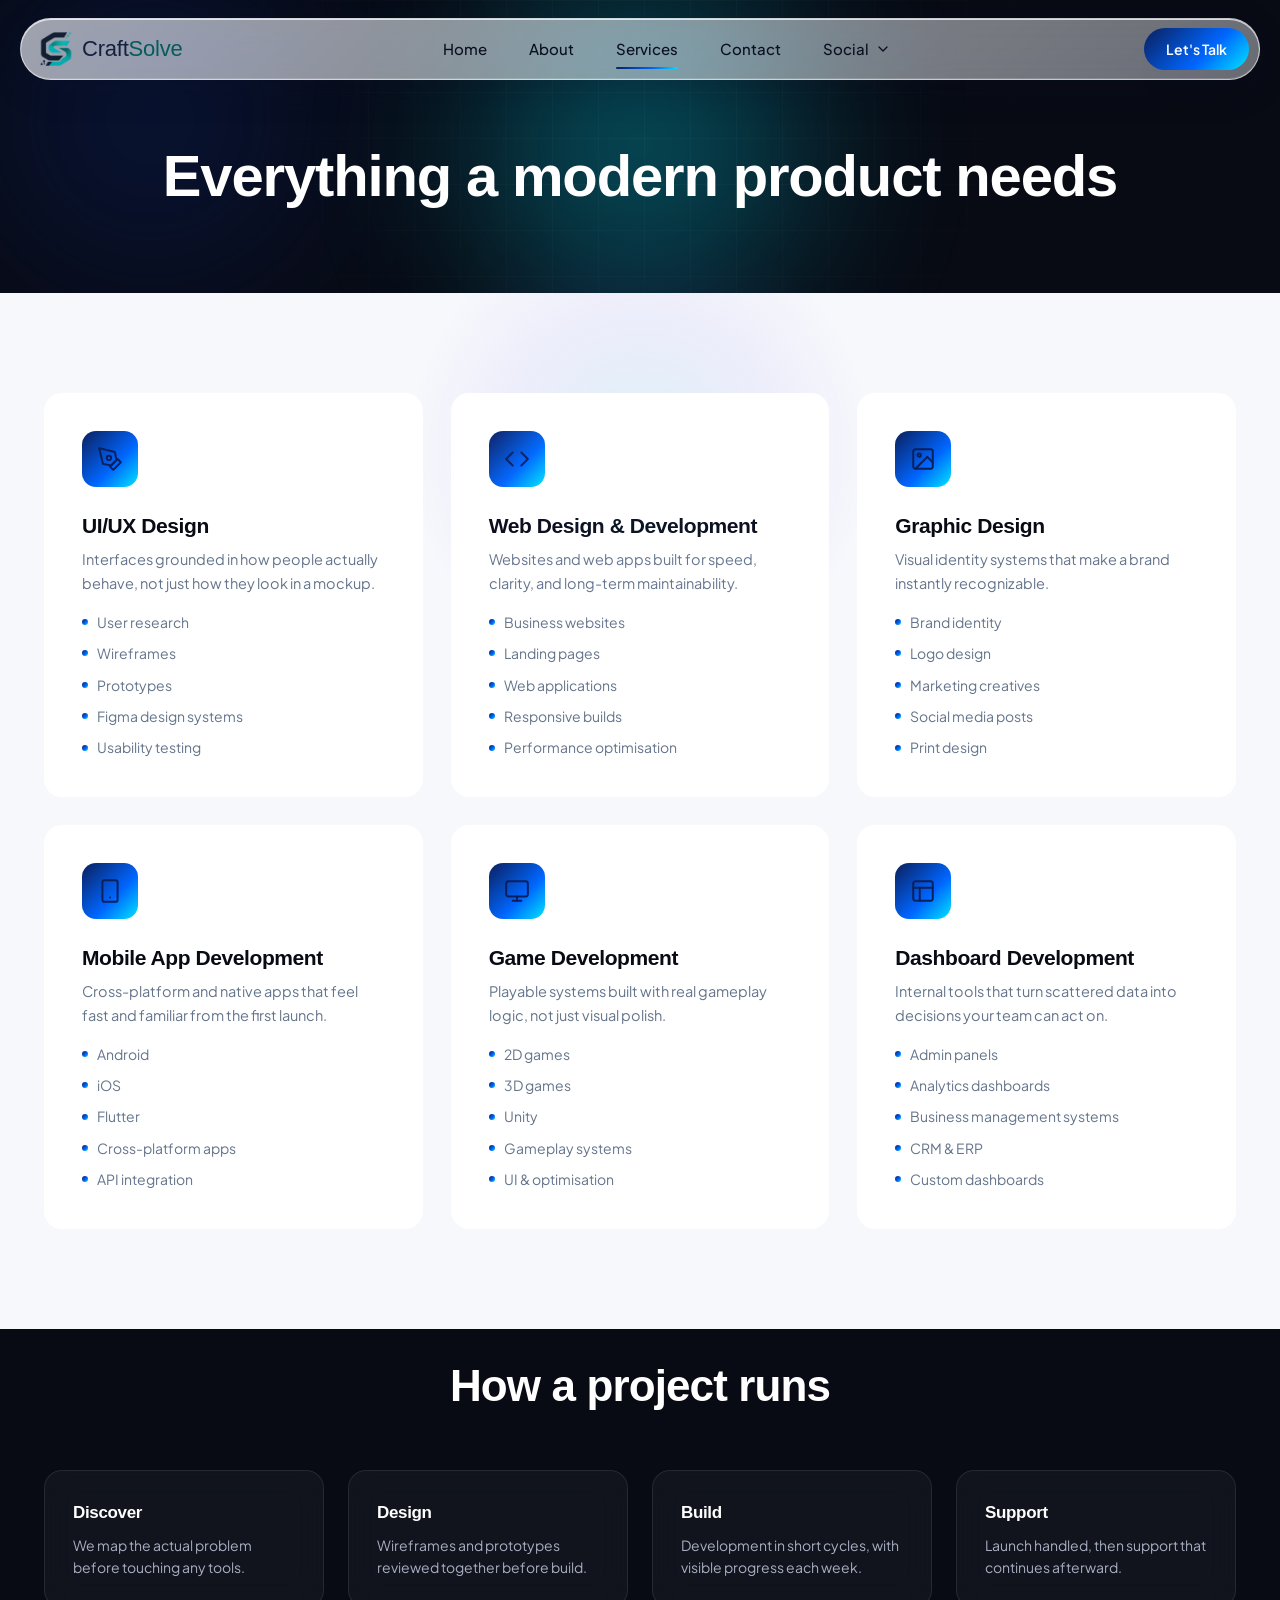
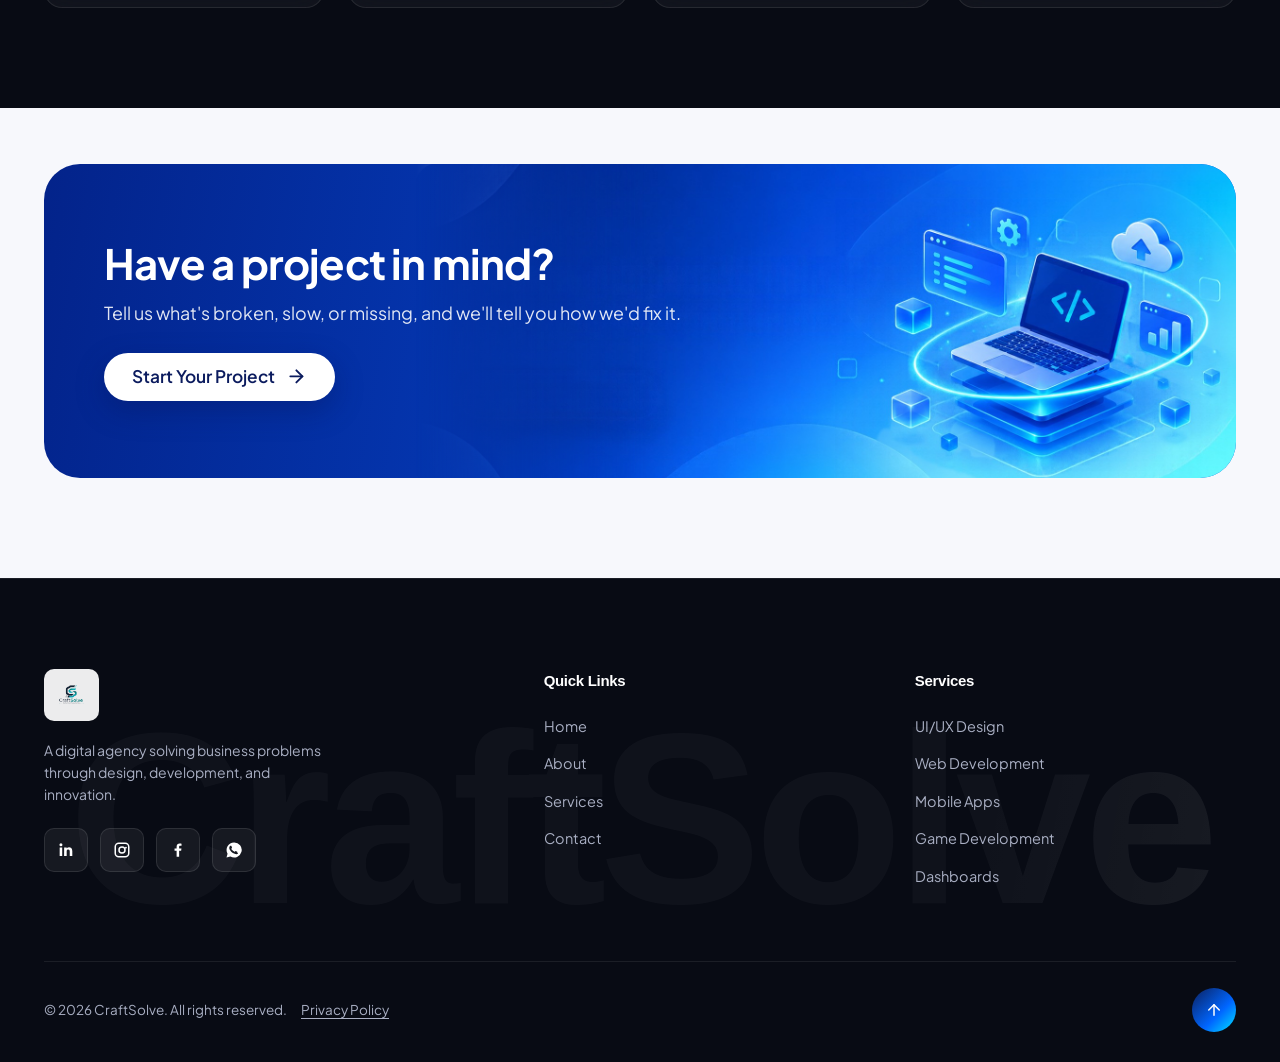
<file: services.html>
<!DOCTYPE html>
<html lang="en">
<head>
<meta charset="UTF-8">
<meta name="viewport" content="width=device-width, initial-scale=1.0">
<title>Services · CraftSolve</title>
<meta name="description" content="Explore CraftSolve's services: UI/UX design, web and mobile development, graphic design, game development, and dashboards.">
    <meta property="og:type" content="website">
    <meta property="og:site_name" content="CraftSolve">
    <meta property="og:title" content="Services · CraftSolve">
    <meta property="og:description" content="Explore CraftSolve's services: UI/UX design, web and mobile development, graphic design, game development, and dashboards.">
    <meta name="twitter:card" content="summary_large_image">
    <meta name="twitter:title" content="Services · CraftSolve">
    <meta name="twitter:description" content="Explore CraftSolve's services: UI/UX design, web and mobile development, graphic design, game development, and dashboards.">
<link rel="icon" href="images/favicon.png" type="image/png">
<link rel="preconnect" href="https://fonts.googleapis.com">
<link href="https://fonts.googleapis.com/css2?family=Plus+Jakarta+Sans:wght@400;500;600;700;800&display=swap" rel="stylesheet">
<link rel="stylesheet" href="css/style.css?v=20">
<link rel="stylesheet" href="css/responsive.css?v=20">
<link rel="stylesheet" href="css/animations.css?v=20">
    <link rel="stylesheet" href="css/home-anim.css?v=20">
    <link rel="stylesheet" href="css/pro-anim.css?v=20">
</head>
<body>

    <a href="#main" class="skip-link">Skip to content</a>

<div class="preloader" id="preloader">
  <div class="preloader-inner">
    <img src="images/logo.png" alt="CraftSolve" class="preloader-logo" width="360" height="480">
    <div class="preloader-bar"><span></span></div>
  </div>
</div>

<nav class="navbar scrolled" aria-label="Main">
  <div class="container nav-inner">
    <a href="index.html" class="nav-logo">
      <img src="images/logo-mark.png" alt="" class="nav-logo-mark" width="128" height="128">
      <span class="nav-logo-text"><b>Craft</b>Solve</span>
    </a>
    <div class="nav-links">
      <a href="index.html">Home</a>
      <a href="about.html">About</a>
      <a href="services.html" class="active" aria-current="page">Services</a>
      <a href="contact.html">Contact</a>
      <div class="nav-dropdown">
        <button type="button" class="nav-dropdown-toggle" aria-expanded="false" aria-haspopup="true" aria-controls="social-menu">Social <svg class="chev" viewBox="0 0 24 24" fill="none" stroke="currentColor" stroke-width="2" stroke-linecap="round" stroke-linejoin="round" width="16" height="16" aria-hidden="true"><polyline points="6 9 12 15 18 9"/></svg></button>
        <div class="nav-dropdown-menu" id="social-menu" role="menu"><a href="https://linkedin.com/company/craftsolve" target="_blank" rel="noopener" class="social-item"><svg viewBox="0 0 24 24" fill="currentColor" aria-hidden="true"><path d="M6.94 8.5H3.56V20H6.94V8.5ZM5.25 7A2 2 0 1 0 5.25 3 2 2 0 0 0 5.25 7ZM20.4 20H17V13.9C17 12.3 16.4 11.3 15 11.3C13.9 11.3 13.3 12 13 12.7C12.9 13 12.9 13.4 12.9 13.8V20H9.5S9.6 9.4 9.5 8.5H12.9V10C13.3 9.3 14.2 8.3 16 8.3C18.2 8.3 20.4 9.7 20.4 13.2V20Z"/></svg><span>LinkedIn</span></a><a href="https://www.instagram.com/craft.solve?igsh=MTNzZjlxMzJ3bjUyeg==" target="_blank" rel="noopener" class="social-item"><svg viewBox="0 0 24 24" fill="currentColor" aria-hidden="true"><path fill-rule="evenodd" clip-rule="evenodd" d="M7.8 2h8.4A5.8 5.8 0 0 1 22 7.8v8.4a5.8 5.8 0 0 1-5.8 5.8H7.8A5.8 5.8 0 0 1 2 16.2V7.8A5.8 5.8 0 0 1 7.8 2Zm-.2 2A3.6 3.6 0 0 0 4 7.6v8.8A3.6 3.6 0 0 0 7.6 20h8.8a3.6 3.6 0 0 0 3.6-3.6V7.6A3.6 3.6 0 0 0 16.4 4H7.6ZM12 7a5 5 0 1 1 0 10 5 5 0 0 1 0-10Zm0 2a3 3 0 1 0 0 6 3 3 0 0 0 0-6Zm5.25-1.5a1.25 1.25 0 1 1 0 2.5 1.25 1.25 0 0 1 0-2.5Z"/></svg><span>Instagram</span></a><a href="https://www.facebook.com/share/192Q8X9ZMj/?mibextid=wwXIfr" target="_blank" rel="noopener" class="social-item"><svg viewBox="0 0 24 24" fill="currentColor" aria-hidden="true"><path d="M13.5 21v-8h2.7l.4-3.1h-3.1V7.9c0-.9.25-1.5 1.55-1.5H16.7V3.6C16.4 3.55 15.4 3.47 14.24 3.47c-2.42 0-4.08 1.48-4.08 4.2v2.22H7.4v3.1h2.76V21h3.34Z"/></svg><span>Facebook</span></a><a href="https://wa.me/923354673607" target="_blank" rel="noopener" class="social-item"><svg viewBox="0 0 24 24" fill="currentColor" aria-hidden="true"><path d="M12 2a10 10 0 0 0-8.6 15L2 22l5.2-1.4A10 10 0 1 0 12 2Zm5.4 14.2c-.2.6-1.3 1.2-1.9 1.3-.5.1-1.1.1-1.8-.1-.4-.1-1-.3-1.7-.6-3-1.3-5-4.3-5.1-4.5-.2-.2-1.2-1.6-1.2-3.1 0-1.5.8-2.2 1-2.5.2-.3.5-.4.7-.4h.5c.2 0 .4 0 .6.4.2.5.7 1.8.8 1.9.1.1.1.3 0 .5-.1.2-.1.3-.3.5l-.4.5c-.1.2-.3.3-.1.6.2.3.8 1.3 1.7 2.1 1.2 1 2.1 1.4 2.4 1.5.3.1.4.1.6-.1l.6-.7c.2-.3.4-.2.6-.1l1.7.8c.2.1.4.2.4.4.1.2.1.9-.1 1.5Z"/></svg><span>WhatsApp</span></a></div>
      </div>
    </div>
    <a href="contact.html" class="btn btn-primary btn-sm">Let's Talk</a>
    <button class="hamburger" type="button" aria-label="Open menu" aria-expanded="false" aria-controls="mobile-drawer">
      <span></span><span></span><span></span>
    </button>
  </div>
</nav>

<div class="drawer-overlay"></div>
<div class="mobile-drawer" id="mobile-drawer">
        <button class="drawer-close" type="button" aria-label="Close menu"><svg viewBox="0 0 24 24" fill="none" stroke="currentColor" stroke-width="2" stroke-linecap="round" width="22" height="22" aria-hidden="true"><line x1="18" y1="6" x2="6" y2="18"/><line x1="6" y1="6" x2="18" y2="18"/></svg></button>
  <a href="index.html">Home</a>
  <a href="about.html">About</a>
  <a href="services.html">Services</a>
  <a href="contact.html">Contact</a>
  <div class="drawer-social">
            <button type="button" class="drawer-social-toggle" aria-expanded="false">Social <svg class="chev" viewBox="0 0 24 24" fill="none" stroke="currentColor" stroke-width="2" stroke-linecap="round" stroke-linejoin="round" width="16" height="16" aria-hidden="true"><polyline points="6 9 12 15 18 9"/></svg></button>
            <div class="drawer-social-list"><a href="https://linkedin.com/company/craftsolve" target="_blank" rel="noopener" class="social-item"><svg viewBox="0 0 24 24" fill="currentColor" aria-hidden="true"><path d="M6.94 8.5H3.56V20H6.94V8.5ZM5.25 7A2 2 0 1 0 5.25 3 2 2 0 0 0 5.25 7ZM20.4 20H17V13.9C17 12.3 16.4 11.3 15 11.3C13.9 11.3 13.3 12 13 12.7C12.9 13 12.9 13.4 12.9 13.8V20H9.5S9.6 9.4 9.5 8.5H12.9V10C13.3 9.3 14.2 8.3 16 8.3C18.2 8.3 20.4 9.7 20.4 13.2V20Z"/></svg><span>LinkedIn</span></a><a href="https://www.instagram.com/craft.solve?igsh=MTNzZjlxMzJ3bjUyeg==" target="_blank" rel="noopener" class="social-item"><svg viewBox="0 0 24 24" fill="currentColor" aria-hidden="true"><path fill-rule="evenodd" clip-rule="evenodd" d="M7.8 2h8.4A5.8 5.8 0 0 1 22 7.8v8.4a5.8 5.8 0 0 1-5.8 5.8H7.8A5.8 5.8 0 0 1 2 16.2V7.8A5.8 5.8 0 0 1 7.8 2Zm-.2 2A3.6 3.6 0 0 0 4 7.6v8.8A3.6 3.6 0 0 0 7.6 20h8.8a3.6 3.6 0 0 0 3.6-3.6V7.6A3.6 3.6 0 0 0 16.4 4H7.6ZM12 7a5 5 0 1 1 0 10 5 5 0 0 1 0-10Zm0 2a3 3 0 1 0 0 6 3 3 0 0 0 0-6Zm5.25-1.5a1.25 1.25 0 1 1 0 2.5 1.25 1.25 0 0 1 0-2.5Z"/></svg><span>Instagram</span></a><a href="https://www.facebook.com/share/192Q8X9ZMj/?mibextid=wwXIfr" target="_blank" rel="noopener" class="social-item"><svg viewBox="0 0 24 24" fill="currentColor" aria-hidden="true"><path d="M13.5 21v-8h2.7l.4-3.1h-3.1V7.9c0-.9.25-1.5 1.55-1.5H16.7V3.6C16.4 3.55 15.4 3.47 14.24 3.47c-2.42 0-4.08 1.48-4.08 4.2v2.22H7.4v3.1h2.76V21h3.34Z"/></svg><span>Facebook</span></a><a href="https://wa.me/923354673607" target="_blank" rel="noopener" class="social-item"><svg viewBox="0 0 24 24" fill="currentColor" aria-hidden="true"><path d="M12 2a10 10 0 0 0-8.6 15L2 22l5.2-1.4A10 10 0 1 0 12 2Zm5.4 14.2c-.2.6-1.3 1.2-1.9 1.3-.5.1-1.1.1-1.8-.1-.4-.1-1-.3-1.7-.6-3-1.3-5-4.3-5.1-4.5-.2-.2-1.2-1.6-1.2-3.1 0-1.5.8-2.2 1-2.5.2-.3.5-.4.7-.4h.5c.2 0 .4 0 .6.4.2.5.7 1.8.8 1.9.1.1.1.3 0 .5-.1.2-.1.3-.3.5l-.4.5c-.1.2-.3.3-.1.6.2.3.8 1.3 1.7 2.1 1.2 1 2.1 1.4 2.4 1.5.3.1.4.1.6-.1l.6-.7c.2-.3.4-.2.6-.1l1.7.8c.2.1.4.2.4.4.1.2.1.9-.1 1.5Z"/></svg><span>WhatsApp</span></a></div>
        </div>
        <a href="contact.html" class="btn btn-primary" style="margin-top:10px;">Let's Talk</a>
</div>

<main id="main">
<header class="page-header">
  <div class="hero-bg">
    <div class="grid-overlay"></div>
    <div class="blob blob-1"></div>
    <div class="blob blob-3"></div>
  </div>
  <div class="container" style="position: relative; z-index: 2; text-align: center;">
    <h1>Everything a modern product needs</h1>
      </div>
</header>

<section class="section">
  <div class="container">
    <div class="grid-3">

      <div class="grad-border-card reveal reveal-scale">
        <div class="grad-border-inner service-card">
          <div class="icon-box"><svg viewBox="0 0 24 24" fill="none" stroke-width="1.8" stroke-linecap="round" stroke-linejoin="round"><path d="M12 19l7-7 3 3-7 7-3-3z"/><path d="M18 13l-1.5-7.5L2 2l3.5 14.5L13 18l5-5z"/><circle cx="11" cy="11" r="2"/></svg></div>
          <h3>UI/UX Design</h3>
          <p class="desc">Interfaces grounded in how people actually behave, not just how they look in a mockup.</p>
          <ul>
            <li>User research</li>
            <li>Wireframes</li>
            <li>Prototypes</li>
            <li>Figma design systems</li>
            <li>Usability testing</li>
          </ul>
        </div>
      </div>

      <div class="grad-border-card reveal reveal-scale">
        <div class="grad-border-inner service-card">
          <div class="icon-box"><svg viewBox="0 0 24 24" fill="none" stroke-width="1.8" stroke-linecap="round" stroke-linejoin="round"><polyline points="16 18 22 12 16 6"/><polyline points="8 6 2 12 8 18"/></svg></div>
          <h3>Web Design &amp; Development</h3>
          <p class="desc">Websites and web apps built for speed, clarity, and long-term maintainability.</p>
          <ul>
            <li>Business websites</li>
            <li>Landing pages</li>
            <li>Web applications</li>
            <li>Responsive builds</li>
            <li>Performance optimisation</li>
          </ul>
        </div>
      </div>

      <div class="grad-border-card reveal reveal-scale">
        <div class="grad-border-inner service-card">
          <div class="icon-box"><svg viewBox="0 0 24 24" fill="none" stroke-width="1.8" stroke-linecap="round" stroke-linejoin="round"><rect x="3" y="3" width="18" height="18" rx="2"/><circle cx="8.5" cy="8.5" r="1.5"/><polyline points="21 15 16 10 5 21"/></svg></div>
          <h3>Graphic Design</h3>
          <p class="desc">Visual identity systems that make a brand instantly recognizable.</p>
          <ul>
            <li>Brand identity</li>
            <li>Logo design</li>
            <li>Marketing creatives</li>
            <li>Social media posts</li>
            <li>Print design</li>
          </ul>
        </div>
      </div>

      <div class="grad-border-card reveal reveal-scale">
        <div class="grad-border-inner service-card">
          <div class="icon-box"><svg viewBox="0 0 24 24" fill="none" stroke-width="1.8" stroke-linecap="round" stroke-linejoin="round"><rect x="5" y="2" width="14" height="20" rx="2"/><line x1="12" y1="18" x2="12" y2="18.01"/></svg></div>
          <h3>Mobile App Development</h3>
          <p class="desc">Cross-platform and native apps that feel fast and familiar from the first launch.</p>
          <ul>
            <li>Android</li>
            <li>iOS</li>
            <li>Flutter</li>
            <li>Cross-platform apps</li>
            <li>API integration</li>
          </ul>
        </div>
      </div>

      <div class="grad-border-card reveal reveal-scale">
        <div class="grad-border-inner service-card">
          <div class="icon-box"><svg viewBox="0 0 24 24" fill="none" stroke-width="1.8" stroke-linecap="round" stroke-linejoin="round"><rect x="2" y="3" width="20" height="14" rx="2"/><line x1="8" y1="21" x2="16" y2="21"/><line x1="12" y1="17" x2="12" y2="21"/></svg></div>
          <h3>Game Development</h3>
          <p class="desc">Playable systems built with real gameplay logic, not just visual polish.</p>
          <ul>
            <li>2D games</li>
            <li>3D games</li>
            <li>Unity</li>
            <li>Gameplay systems</li>
            <li>UI &amp; optimisation</li>
          </ul>
        </div>
      </div>

      <div class="grad-border-card reveal reveal-scale">
        <div class="grad-border-inner service-card">
          <div class="icon-box"><svg viewBox="0 0 24 24" fill="none" stroke-width="1.8" stroke-linecap="round" stroke-linejoin="round"><rect x="3" y="3" width="18" height="18" rx="2"/><line x1="3" y1="9" x2="21" y2="9"/><line x1="9" y1="21" x2="9" y2="9"/></svg></div>
          <h3>Dashboard Development</h3>
          <p class="desc">Internal tools that turn scattered data into decisions your team can act on.</p>
          <ul>
            <li>Admin panels</li>
            <li>Analytics dashboards</li>
            <li>Business management systems</li>
            <li>CRM &amp; ERP</li>
            <li>Custom dashboards</li>
          </ul>
        </div>
      </div>

    </div>
  </div>
</section>

<section class="section section-dark" style="padding-top:0;">
  <div class="container">
    <div class="text-center mb-60 reveal">
       <div class="eyebrow-line" style="justify-content:center; transform: translateY(30px);"></div>
      <div class="eyebrow-line" style="justify-content:center;"></div>
      <h2 class="headline">How a project runs</h2>
    </div>
    <div class="grid-4">
      <div class="why-card glass reveal"><div><h4>Discover</h4><p>We map the actual problem before touching any tools.</p></div></div>
      <div class="why-card glass reveal"><div><h4>Design</h4><p>Wireframes and prototypes reviewed together before build.</p></div></div>
      <div class="why-card glass reveal"><div><h4>Build</h4><p>Development in short cycles, with visible progress each week.</p></div></div>
      <div class="why-card glass reveal"><div><h4>Support</h4><p>Launch handled, then support that continues afterward.</p></div></div>
    </div>
  </div>
</section>

<section class="section" style="padding-top:0;">
  <div class="container">
    <div class="cta-card reveal">
                <div class="cta-card-text">
                    <h2>Have a project in mind?</h2>
                    <p>Tell us what's broken, slow, or missing, and we'll tell you how we'd fix it.</p>
                    <a href="contact.html" class="cta-card-btn">Start Your Project <svg viewBox="0 0 24 24" fill="none" stroke="currentColor" stroke-width="2.2" stroke-linecap="round" stroke-linejoin="round" aria-hidden="true"><line x1="5" y1="12" x2="19" y2="12"/><polyline points="12 5 19 12 12 19"/></svg></a>
                </div>
            </div>
  </div>
</section>

</main>

<footer class="footer">
  <div class="footer-watermark" aria-hidden="true">CraftSolve</div>
  <div class="container">
    <div class="footer-grid">
      <div>
        <div class="footer-logo"><img src="images/logo.png" alt="CraftSolve" width="360" height="480" loading="lazy" decoding="async"></div>
        <p style="font-size:14px;max-width:280px;">A digital agency solving business problems through design, development, and innovation.</p>
        <div class="social-row">
          <a class="social-icon" href="https://linkedin.com/company/craftsolve" target="_blank" rel="noopener" aria-label="LinkedIn"><svg viewBox="0 0 24 24"><path d="M6.94 8.5H3.56V20H6.94V8.5ZM5.25 7A2 2 0 1 0 5.25 3 2 2 0 0 0 5.25 7ZM20.4 20H17V13.9C17 12.3 16.4 11.3 15 11.3C13.9 11.3 13.3 12 13 12.7C12.9 13 12.9 13.4 12.9 13.8V20H9.5S9.6 9.4 9.5 8.5H12.9V10C13.3 9.3 14.2 8.3 16 8.3C18.2 8.3 20.4 9.7 20.4 13.2V20Z"/></svg></a>
          <a class="social-icon" href="https://www.instagram.com/craft.solve?igsh=MTNzZjlxMzJ3bjUyeg==" target="_blank" rel="noopener" aria-label="Instagram"><svg viewBox="0 0 24 24"><path fill-rule="evenodd" clip-rule="evenodd" d="M7.8 2h8.4A5.8 5.8 0 0 1 22 7.8v8.4a5.8 5.8 0 0 1-5.8 5.8H7.8A5.8 5.8 0 0 1 2 16.2V7.8A5.8 5.8 0 0 1 7.8 2Zm-.2 2A3.6 3.6 0 0 0 4 7.6v8.8A3.6 3.6 0 0 0 7.6 20h8.8a3.6 3.6 0 0 0 3.6-3.6V7.6A3.6 3.6 0 0 0 16.4 4H7.6ZM12 7a5 5 0 1 1 0 10 5 5 0 0 1 0-10Zm0 2a3 3 0 1 0 0 6 3 3 0 0 0 0-6Zm5.25-1.5a1.25 1.25 0 1 1 0 2.5 1.25 1.25 0 0 1 0-2.5Z"/></svg></a>
          <a class="social-icon" href="https://www.facebook.com/share/192Q8X9ZMj/?mibextid=wwXIfr" target="_blank" rel="noopener" aria-label="Facebook"><svg viewBox="0 0 24 24"><path d="M13.5 21v-8h2.7l.4-3.1h-3.1V7.9c0-.9.25-1.5 1.55-1.5H16.7V3.6C16.4 3.55 15.4 3.47 14.24 3.47c-2.42 0-4.08 1.48-4.08 4.2v2.22H7.4v3.1h2.76V21h3.34Z"/></svg></a>
          <a class="social-icon" href="https://wa.me/923354673607" target="_blank" rel="noopener" aria-label="WhatsApp"><svg viewBox="0 0 24 24"><path d="M12 2a10 10 0 0 0-8.6 15L2 22l5.2-1.4A10 10 0 1 0 12 2Zm5.4 14.2c-.2.6-1.3 1.2-1.9 1.3-.5.1-1.1.1-1.8-.1-.4-.1-1-.3-1.7-.6-3-1.3-5-4.3-5.1-4.5-.2-.2-1.2-1.6-1.2-3.1 0-1.5.8-2.2 1-2.5.2-.3.5-.4.7-.4h.5c.2 0 .4 0 .6.4.2.5.7 1.8.8 1.9.1.1.1.3 0 .5-.1.2-.1.3-.3.5l-.4.5c-.1.2-.3.3-.1.6.2.3.8 1.3 1.7 2.1 1.2 1 2.1 1.4 2.4 1.5.3.1.4.1.6-.1l.6-.7c.2-.3.4-.2.6-.1l1.7.8c.2.1.4.2.4.4.1.2.1.9-.1 1.5Z"/></svg></a>
        </div>
      </div>
      <div>
        <h4>Quick Links</h4>
        <ul>
          <li><a href="index.html">Home</a></li>
          <li><a href="about.html">About</a></li>
          <li><a href="services.html">Services</a></li>
          <li><a href="contact.html">Contact</a></li>
        </ul>
      </div>
      <div>
        <h4>Services</h4>
        <ul>
          <li><a href="services.html">UI/UX Design</a></li>
          <li><a href="services.html">Web Development</a></li>
          <li><a href="services.html">Mobile Apps</a></li>
          <li><a href="services.html">Game Development</a></li>
          <li><a href="services.html">Dashboards</a></li>
        </ul>
      </div>
    </div>
    <div class="footer-bottom">
      <span>© 2026 CraftSolve. All rights reserved. <a href="privacy.html" class="footer-legal">Privacy Policy</a></span>
      <a href="#top" class="back-to-top" aria-label="Back to top"><svg viewBox="0 0 24 24" fill="none" stroke-width="2" stroke-linecap="round" stroke-linejoin="round"><line x1="12" y1="19" x2="12" y2="5"/><polyline points="5 12 12 5 19 12"/></svg></a>
    </div>
  </div>
</footer>

<script src="js/main.js?v=19"></script>
<script src="js/animation.js?v=19"></script>
<script src="js/home-anim.js?v=19"></script>
<script src="js/pro-anim.js?v=19"></script>
<script>
/* Mobile menu safety net: works even if js/main.js fails to load or is out of date. */
(function () {
    /* Never let the loading screen block the page if main.js did not run */
    function hideLoader() {
        var p = document.getElementById('preloader');
        if (p && !p.classList.contains('hidden')) p.classList.add('hidden');
    }
    window.addEventListener('load', function () { setTimeout(hideLoader, 900); });
    setTimeout(hideLoader, 3500);
    document.addEventListener('click', function (e) {
        var t = e.target;
        if (!t || !t.closest) return;
        var ham = t.closest('.hamburger'), close = t.closest('.drawer-close'), ov = t.closest('.drawer-overlay');
        if (!ham && !close && !ov) return;
        var d = document.querySelector('.mobile-drawer');
        if (!d) return;
        var want = ham ? !d.classList.contains('open') : false;   /* read BEFORE main.js handles the click (capture phase) */
        setTimeout(function () {
            if (d.classList.contains('open') === want) return;
            var o = document.querySelector('.drawer-overlay'), h = document.querySelector('.hamburger');
            d.classList.toggle('open', want);
            if (o) o.classList.toggle('open', want);
            if (h) { h.classList.toggle('active', want); h.setAttribute('aria-expanded', want ? 'true' : 'false'); }
            document.body.style.overflow = want ? 'hidden' : '';
        }, 80);
    }, true);
})();
</script>
</body>
</html>
</file>
<file: css/style.css>
:root {
    --indigo: #0B1F5C;
    --indigo-light: #FB923C;
    --purple: #0066FF;
    --cyan: #00E5FF;
    --ink: #080B14;
    --ink-2: #0E1424;
    --ink-3: #161D33;
    --paper: #F7F8FC;
    --paper-2: #FFFFFF;
    --slate: #64748B;
    --slate-light: #94A3B8;
    --line: rgba(255, 255, 255, 0.08);
    --line-dark: rgba(10, 14, 26, 0.08);
    --grad-primary: linear-gradient(135deg, var(--indigo) 0%, var(--purple) 60%, var(--cyan) 100%);
    --grad-primary-soft: linear-gradient(135deg, rgba(79, 70, 229, 0.14), rgba(139, 92, 246, 0.14));
    --shadow-soft: 0 20px 60px -20px rgba(79, 70, 229, 0.35);
    --shadow-card: 0 10px 40px -12px rgba(10, 14, 26, 0.12);
    --radius-lg: 28px;
    --radius-md: 18px;
    --radius-sm: 12px;
}

* {
    margin: 0;
    padding: 0;
    box-sizing: border-box;
}

html {
    scroll-behavior: smooth;
}

body {
    font-family: 'Plus Jakarta Sans', sans-serif;
    background: var(--paper);
    color: var(--ink);
    overflow-x: hidden;
    line-height: 1.6;
}

h1,
h2,
h3,
h4 {
    font-family: 'Space Grotesk', sans-serif;
    font-weight: 700;
    letter-spacing: -0.02em;
    color: var(--ink);
}

.mono {
    font-family: 'Space Mono', monospace;
}

a {
    text-decoration: none;
    color: inherit;
}

ul {
    list-style: none;
}

img {
    max-width: 100%;
    width: auto;
    height: auto;
    display: block;
}

button {
    font-family: inherit;
    cursor: pointer;
    border: none;
    background: none;
}

.container {
    width: 100%;
    max-width: 1240px;
    margin: 0 auto;
    padding: 0 24px;
}

.section {
    position: relative;
    overflow-x: clip;
    padding: 100px 0;
    /* Reverts back to normal padding, removing the huge vertical gaps */
}

.section-dark {
    background: var(--ink);
    color: #E7E9F3;
}

.section-dark h1,
.section-dark h2,
.section-dark h3,
.section-dark h4 {
    color: #FFFFFF;
}

.tag {
    display: inline-flex;
    align-items: center;
    gap: 8px;
    font-family: 'Space Mono', monospace;
    font-size: 13px;
    letter-spacing: 0.02em;
    color: var(--ink-3);
    background: rgba(11, 31, 92, 0.08);
    border: rgba(79, 70, 229, 0.08);
    padding: 7px 14px 7px 12px;
    border-radius: 8px;
    margin-bottom: 20px;
}

.section-dark .tag {
    color: #A5B4FC;
    background: rgba(255, 255, 255, 0.06);
    border-color: rgba(255, 255, 255, 0.12);
}

.tag .bracket {
    color: var(--ink);
    font-weight: 600;
}

.eyebrow-line {
    display: flex;
    align-items: center;
    gap: 12px;
    margin-bottom: 16px;
}

.eyebrow-line .dash {
    width: 24px;
    height: 1px;
    background: var(--ink);
}

h2.headline {
    font-size: clamp(28px, 3.6vw, 44px);
    line-height: 1.12;
}

.lede {
    font-size: 16px;
    color: var(--slate);
    max-width: 520px;
}

.section-dark .lede {
    color: #A9AFC3;
}

.grad-text {
    background: var(--grad-primary);
    -webkit-background-clip: text;
    background-clip: text;
    color: transparent;
}

/* NAVBAR */

.navbar {
    position: fixed;
    top: 0;
    left: 0;
    width: 100%;
    z-index: 1000;
    /* The bar itself is now just a transparent positioning layer — the visible
       pill is .nav-inner. This top padding is what "detaches" it from the
       top edge of the screen so it floats. */
    padding: 18px 0;
    transition: padding 0.35s ease;
    background: transparent;
    backdrop-filter: none;
    -webkit-backdrop-filter: none;
    border-bottom: none;
}

.navbar.scrolled {
    padding: 10px 0;
}

.nav-inner {
    display: flex;
    align-items: center;
    justify-content: space-between;
    /* The floating capsule */
    background: rgba(8, 11, 20, 0.55);
    backdrop-filter: blur(14px);
    -webkit-backdrop-filter: blur(14px);
    border: 1px solid rgba(255, 255, 255, 0.09);
    border-radius: 999px;
    padding: 9px 10px 9px 14px;
    box-shadow: 0 10px 30px rgba(0, 0, 0, 0.32);
    transition: background 0.35s ease, box-shadow 0.35s ease, border-color 0.35s ease;
}

.navbar.scrolled .nav-inner {
    background: rgba(8, 11, 20, 0.8);
    backdrop-filter: blur(20px);
    -webkit-backdrop-filter: blur(20px);
    border-color: rgba(255, 255, 255, 0.14);
    box-shadow: 0 12px 34px rgba(0, 0, 0, 0.45);
}

.nav-logo {
    display: flex;
    align-items: center;
    gap: 10px;
    background: rgba(255, 255, 255, 0.92);
    padding: 5px 11px;
    border-radius: 999px;
    flex-shrink: 0;
}

.nav-logo img {
    height: 38px;
    width: auto;
    display: block;
}

.nav-logo span {
    font-family: 'Space Grotesk', sans-serif;
    font-weight: 700;
    font-size: 19px;
    color: #fff;
}

.nav-links {
    display: flex;
    align-items: center;
    gap: 42px;
}

.nav-links a {
    font-size: 15px;
    font-weight: 500;
    color: #C6CBDD;
    position: relative;
    padding: 6px 0;
    transition: color 0.25s ease;
}

.nav-links a:hover,
.nav-links a.active {
    color: #fff;
}

.nav-links a.active::after {
    content: '';
    position: absolute;
    bottom: -2px;
    left: 0;
    width: 100%;
    height: 2px;
    background: var(--grad-primary);
    border-radius: 2px;
}

.btn {
    display: inline-flex;
    align-items: center;
    justify-content: center;
    gap: 8px;
    font-weight: 600;
    font-size: 15px;
    padding: 13px 26px;
    border-radius: 12px;
    transition: transform 0.25s ease, box-shadow 0.25s ease, background 0.25s ease;
    white-space: nowrap;
}

.btn-primary {
    background: var(--grad-primary);
    color: #fff;
    box-shadow: var(--shadow-soft);
}

.btn-primary:hover {
    transform: translateY(-2px);
    box-shadow: 0 24px 50px -14px rgba(79, 70, 229, 0.5);
}

.btn-ghost {
    background: rgba(255, 255, 255, 0.06);
    color: #fff;
    border: 1px solid rgba(255, 255, 255, 0.16);
}

.btn-ghost:hover {
    background: rgba(255, 255, 255, 0.12);
    transform: translateY(-2px);
}

.btn-outline-dark {
    background: transparent;
    color: var(--ink);
    border: 1.5px solid var(--line-dark);
}

.btn-outline-dark:hover {
    background: var(--ink);
    color: #fff;
    transform: translateY(-2px);
}

.btn-sm {
    padding: 10px 20px;
    font-size: 14px;
}

/* Inside the floating nav capsule, the CTA is itself a pill so it sits
   flush inside the rounded bar instead of looking like a boxy inset. */
.navbar .btn-sm {
    border-radius: 999px;
    padding: 10px 22px;
}

.magnetic {
    transition: transform 0.15s ease-out, box-shadow 0.25s ease, background 0.25s ease;
}

.cursor-glow {
    position: fixed;
    top: 0;
    left: 0;
    width: 460px;
    height: 460px;
    border-radius: 50%;
    background: radial-gradient(circle, rgba(6, 182, 212, 0.10), rgba(79, 70, 229, 0.06) 42%, transparent 72%);
    pointer-events: none;
    z-index: 3;
    mix-blend-mode: screen;
    will-change: transform;
}

@media (max-width: 899px) {
    .cursor-glow {
        display: none;
    }
}

/* Ripple */

.btn {
    position: relative;
    overflow: hidden;
}

.ripple {
    position: absolute;
    border-radius: 50%;
    background: rgba(255, 255, 255, 0.5);
    transform: scale(0);
    animation: ripple-anim 0.6s linear;
    pointer-events: none;
}

/* Mobile menu */

.hamburger {
    display: none;
    flex-direction: column;
    gap: 5px;
    width: 44px;
    height: 44px;
    padding: 0 7px;
    box-sizing: border-box;
    justify-content: center;
    z-index: 1100;
    flex-shrink: 0;
    margin-left: 3px;
    margin-right: -7px;
}

.hamburger span {
    height: 2px;
    width: 100%;
    background: #fff;
    border-radius: 2px;
    transition: all 0.3s ease;
}

.mobile-drawer {
    position: fixed;
    top: 0;
    right: 0;
    height: 100vh;
    height: 100dvh;
    width: min(78vw, 340px);
    background: rgba(10, 14, 26, 0.86);
    backdrop-filter: blur(24px);
    -webkit-backdrop-filter: blur(24px);
    border-left: 1px solid var(--line);
    z-index: 1050;
    transform: translateX(100%);
    visibility: hidden;
    transition: transform 0.45s cubic-bezier(.16, 1, .3, 1), visibility 0s linear 0.45s;
    display: flex;
    flex-direction: column;
    padding: 100px 36px 40px;
    gap: 30px;
}

.mobile-drawer.open {
    transform: translateX(0);
    visibility: visible;
    transition-delay: 0s;
}

.drawer-close {
    position: absolute;
    top: 20px;
    right: 20px;
    width: 44px;
    height: 44px;
    display: flex;
    align-items: center;
    justify-content: center;
    border-radius: 50%;
    color: #fff;
    background: rgba(255, 255, 255, 0.08);
    border: 1px solid var(--line);
}

.mobile-drawer a {
    font-size: 22px;
    font-weight: 600;
    color: #fff;
    font-family: 'Space Grotesk', sans-serif;
}

.drawer-overlay {
    position: fixed;
    inset: 0;
    background: rgba(3, 5, 10, 0.5);
    z-index: 1040;
    opacity: 0;
    visibility: hidden;
    transition: opacity 0.35s ease;
}

.drawer-overlay.open {
    opacity: 1;
    visibility: visible;
}

.hero-bg {
    position: absolute;
    inset: 0;
    z-index: 0;
}

.blob {
    position: absolute;
    border-radius: 50%;
    filter: blur(70px);
    opacity: 0.55;
    will-change: transform;
}

.blob-1 {
    width: 520px;
    height: 520px;
    background: radial-gradient(circle, var(--indigo), transparent 70%);
    top: -140px;
    left: -110px;
}

.blob-2 {
    width: 460px;
    height: 460px;
    background: radial-gradient(circle, var(--purple), transparent 70%);
    bottom: -160px;
    right: -80px;
}

.blob-3 {
    width: 500px;
    height: 500px;
    background: radial-gradient(circle, var(--cyan), transparent 70%);
    top: 50%;
    left: 50%;
    transform: translate(-50%, -50%);
    opacity: 0.38;
}

.grid-overlay {
    position: absolute;
    inset: 0;
    background-image: linear-gradient(rgba(255, 255, 255, 0.035) 1px, transparent 1px), linear-gradient(90deg, rgba(255, 255, 255, 0.035) 1px, transparent 1px);
    background-size: 46px 46px;
    mask-image: radial-gradient(circle at 50% 40%, rgba(0, 0, 0, 0.9), transparent 75%);
}

.particle {
    position: absolute;
    width: 4px;
    height: 4px;
    background: var(--cyan);
    border-radius: 50%;
    opacity: 0.6;
}

/* GLASS CARD */

.glass {
    background: rgba(255, 255, 255, 0.04);
    border: 1px solid rgba(255, 255, 255, 0.09);
    backdrop-filter: blur(16px);
    -webkit-backdrop-filter: blur(16px);
    border-radius: var(--radius-md);
}

/* CARDS with gradient border hover */

.grad-border-card {
    position: relative;
    border-radius: var(--radius-md);
    background: var(--paper-2);
    padding: 2px;
}

.grad-border-card::before {
    content: '';
    position: absolute;
    inset: 0;
    border-radius: var(--radius-md);
    background: var(--grad-primary);
    opacity: 0;
    transition: opacity 0.4s ease;
    z-index: 0;
}

.grad-border-card:hover::before {
    opacity: 1;
}

.grad-border-inner {
    position: relative;
    z-index: 1;
    background: var(--paper-2);
    border-radius: calc(var(--radius-md) - 2px);
    height: 100%;
    padding: 36px;
    transition: transform 0.35s ease;
}

.grad-border-card:hover .grad-border-inner {
    transform: translateY(-6px);
}

.icon-box {
    width: 56px;
    height: 56px;
    border-radius: 14px;
    background: var(--grad-primary);
    display: flex;
    align-items: center;
    justify-content: center;
    margin-bottom: 22px;
}

.icon-box svg {
    width: 26px;
    height: 26px;
    stroke: var(--indigo);
}

/* FOOTER */

.footer {
    background: var(--ink);
    color: #A9AFC3;
    padding: 90px 0 30px;
    position: relative;
    border-top: 1px solid var(--line);
    overflow: hidden;
}

.footer-watermark {
    position: absolute;
    inset: 0;
    display: flex;
    align-items: center;
    justify-content: center;
    text-align: center;
    font-family: 'Space Grotesk', sans-serif;
    font-weight: 700;
    font-size: clamp(90px, 19vw, 300px);
    line-height: 1;
    white-space: nowrap;
    letter-spacing: -0.03em;
    pointer-events: none;
    user-select: none;
    z-index: 0;
    background: linear-gradient(100deg, rgba(255, 255, 255, 0.03) 30%, rgba(255, 255, 255, 0.12) 50%, rgba(255, 255, 255, 0.03) 70%);
    background-size: 260% 100%;
    -webkit-background-clip: text;
    background-clip: text;
    color: transparent;
    -webkit-text-fill-color: transparent;
    animation: watermark-shimmer 9s ease-in-out infinite;
}

@keyframes watermark-shimmer {
    0% {
        background-position: 200% 0;
    }
    50% {
        background-position: 0% 0;
    }
    100% {
        background-position: -200% 0;
    }
}

.footer>.container {
    position: relative;
    z-index: 1;
}

.footer-grid {
    display: grid;
    grid-template-columns: 1.4fr 1fr 1fr;
    gap: 50px;
    padding-bottom: 60px;
    border-bottom: 1px solid var(--line);
}

.footer h4 {
    color: #fff;
    font-size: 15px;
    margin-bottom: 20px;
}

.footer ul li {
    margin-bottom: 12px;
}

.footer ul li a {
    font-size: 14.5px;
    color: #A9AFC3;
    transition: color 0.2s ease;
}

.footer ul li a:hover {
    color: var(--cyan);
}

.footer-logo {
    display: flex;
    align-items: center;
    margin-bottom: 18px;
    background: rgba(255, 255, 255, 0.92);
    padding: 8px 14px;
    border-radius: 10px;
    width: fit-content;
}

.footer-logo img {
    height: 36px;
}

.footer-logo span {
    font-family: 'Space Grotesk', sans-serif;
    font-weight: 700;
    color: #fff;
    font-size: 18px;
}

.social-row {
    display: flex;
    gap: 12px;
    margin-top: 22px;
}

.social-icon {
    width: 44px;
    height: 44px;
    display: flex;
    align-items: center;
    justify-content: center;
    border-radius: 10px;
    background: rgba(255, 255, 255, 0.06);
    border: 1px solid rgba(255, 255, 255, 0.1);
    transition: all 0.3s ease;
    font-family: 'Space Mono', monospace;
    font-size: 12px;
    font-weight: 700;
    color: #fff;
    letter-spacing: 0.02em;
}

.social-icon:hover {
    background: var(--grad-primary);
    transform: translateY(-3px);
}

.social-icon svg {
    width: 18px;
    height: 18px;
    fill: currentColor;
}

.footer-bottom {
    display: flex;
    justify-content: space-between;
    align-items: center;
    padding-top: 26px;
    font-size: 13.5px;
    flex-wrap: wrap;
    gap: 14px;
}

.back-to-top {
    width: 44px;
    height: 44px;
    border-radius: 50%;
    background: var(--grad-primary);
    display: flex;
    align-items: center;
    justify-content: center;
    box-shadow: var(--shadow-soft);
}

.back-to-top svg {
    width: 18px;
    height: 18px;
    stroke: #fff;
}

/* PAGE HEADER (sub-pages) */

.page-header {
    background: var(--ink);
    padding: 130px 0 70px;
    position: relative;
    overflow: hidden;
    text-align: center;
}

.page-header h1 {
    font-size: clamp(34px, 5vw, 58px);
    color: #fff;
}

.breadcrumb {
    font-family: 'Space Mono', monospace;
    font-size: 13px;
    color: var(--slate-light);
    margin-top: 16px;
}

.breadcrumb .active {
    color: var(--cyan);
}

/* generic reveal target */

.reveal {
    opacity: 0;
    transform: translateY(28px);
    /* Animating opacity + transform only (no filter/blur) keeps this cheap to
       repaint even when 40-100+ elements are revealing on a long page like Work. */
    transition: opacity 0.5s cubic-bezier(.16, 1, .3, 1), transform 0.5s cubic-bezier(.16, 1, .3, 1);
    will-change: opacity, transform;
}

.reveal.in-view {
    opacity: 1;
    transform: translateY(0);
    will-change: auto;
}

/* --- Directional reveal variants ---
   Everything used to slide up identically, which read as monotonous across a
   whole page. These let a section choose its entrance direction; .reveal.in-view
   above resets the transform, so all of them land in the same final position. */

.reveal-left {
    transform: translateX(-48px);
}

.reveal-right {
    transform: translateX(48px);
}

.reveal-left.in-view,
.reveal-right.in-view {
    transform: translateX(0);
}

.reveal-scale {
    transform: scale(0.94);
}

.reveal-scale.in-view {
    transform: scale(1);
}

/* cascading reveal delays for grid layouts */

.grid-2>.reveal:nth-child(2) {
    transition-delay: 0.08s;
}

.grid-3>.reveal:nth-child(1),
.grid-4>.reveal:nth-child(1) {
    transition-delay: 0s;
}

.grid-3>.reveal:nth-child(2),
.grid-4>.reveal:nth-child(2) {
    transition-delay: 0.06s;
}

.grid-3>.reveal:nth-child(3),
.grid-4>.reveal:nth-child(3) {
    transition-delay: 0.12s;
}

.grid-3>.reveal:nth-child(4),
.grid-4>.reveal:nth-child(4) {
    transition-delay: 0.18s;
}

.grid-3>.reveal:nth-child(5),
.grid-4>.reveal:nth-child(5) {
    transition-delay: 0.24s;
}

.grid-3>.reveal:nth-child(6),
.grid-4>.reveal:nth-child(6) {
    transition-delay: 0.30s;
}

.grid-3>.reveal:nth-child(7),
.grid-4>.reveal:nth-child(7) {
    transition-delay: 0.36s;
}

.text-reveal span {
    display: inline-block;
}

/* GRID LAYOUTS */

.grid-2 {
    display: grid;
    grid-template-columns: 1fr 1fr;
    gap: 60px;
    align-items: center;
}

.grid-3 {
    display: grid;
    grid-template-columns: repeat(3, 1fr);
    grid-auto-flow: dense;
    gap: 28px;
}

.grid-4 {
    display: grid;
    grid-template-columns: repeat(4, 1fr);
    gap: 24px;
}

/* ABOUT */

.value-card {
    padding: 30px 28px;
    border-radius: var(--radius-md);
    background: var(--paper-2);
    border: 1px solid var(--line-dark);
    transition: all 0.35s ease;
}

.value-card:hover {
    border-color: transparent;
    box-shadow: var(--shadow-card);
    transform: translateY(-4px);
}

.value-card .num {
    font-family: 'Space Mono', monospace;
    color: var(--cyan);
    font-size: 13px;
}

.value-card h4 {
    margin: 14px 0 10px;
    font-size: 19px;
}

.value-card p {
    color: var(--slate);
    font-size: 14.5px;
}

.about-photo-frame {
    position: relative;
    border-radius: var(--radius-lg);
    overflow: hidden;
    background: var(--ink);
    padding: 0;
    width: 100%;
    /* Keeps it flexible for small mobile screens */
    max-width: 380px;
    /* The magic line! Stops it from scaling up too large on desktop screens */
    height: auto;
    margin: 0 auto;
    /* Centers the smaller image frame nicely within its column */
}

.about-photo-frame img {
    width: 100%;
    height: auto;
    /* Allows the image to maintain its original height without zooming in */
    display: block;
}

/* Founder photo treatment */

.founder-frame {
    isolation: isolate;
}

.founder-glow-ring {
    position: absolute;
    inset: -2px;
    z-index: 0;
    border-radius: var(--radius-lg);
    padding: 2px;
    background: conic-gradient(from var(--angle, 0deg), var(--cyan), var(--indigo), var(--purple), var(--cyan));
    -webkit-mask: linear-gradient(#fff 0 0) content-box, linear-gradient(#fff 0 0);
    -webkit-mask-composite: xor;
    mask-composite: exclude;
    animation: ring-rotate 6s linear infinite;
}

@property --angle {
    syntax: '<angle>';
    inherits: false;
    initial-value: 0deg;
}

@keyframes ring-rotate {
    to {
        --angle: 360deg;
    }
}

.founder-sweep {
    position: absolute;
    inset: 0;
    z-index: 2;
    background: linear-gradient(115deg, transparent 40%, rgba(255, 255, 255, 0.16) 50%, transparent 60%);
    background-size: 250% 250%;
    background-position: 120% 0%;
    animation: founder-shine 5s ease-in-out 1.2s infinite;
    pointer-events: none;
}

@keyframes founder-shine {
    0%,
    30% {
        background-position: 120% 0%;
    }
    55%,
    100% {
        background-position: -20% 0%;
    }
}

.founder-badge {
    position: absolute;
    left: 20px;
    bottom: 20px;
    z-index: 3;
    display: inline-flex;
    align-items: center;
    gap: 8px;
    font-family: 'Space Mono', monospace;
    font-size: 12.5px;
    letter-spacing: 0.04em;
    text-transform: uppercase;
    color: #fff;
    background: rgba(8, 11, 20, 0.6);
    backdrop-filter: blur(6px);
    border: 1px solid rgba(6, 182, 212, 0.35);
    padding: 8px 14px;
    border-radius: 999px;
}

.founder-badge-dot {
    width: 7px;
    height: 7px;
    border-radius: 50%;
    background: var(--cyan);
    animation: dot-pulse 1.8s ease-in-out infinite;
}

.stat-strip {
    display: flex;
    justify-content: space-between;
    margin-top: 28px;
    padding-top: 22px;
    border-top: 1px solid var(--line-dark);
    flex-wrap: wrap;
    gap: 24px;
}

.stat-strip .num {
    font-family: 'Space Grotesk', sans-serif;
    font-size: 30px;
    font-weight: 700;
}

.stat-strip .label {
    font-size: 13px;
    color: var(--slate);
    font-family: 'Space Mono', monospace;
}

/* WHY CHOOSE US */

.why-card {
    display: flex;
    gap: 18px;
    padding: 28px;
    border-radius: var(--radius-md);
}

.why-card .icon-box {
    flex-shrink: 0;
    margin-bottom: 0;
}

.why-card h4 {
    font-size: 17px;
    margin-bottom: 8px;
    color: #fff;
}

.why-card p {
    font-size: 14px;
    color: #A9AFC3;
}

/* SERVICES */

.service-card {
    height: 100%;
}

.service-card ul {
    margin-top: 16px;
    display: flex;
    flex-direction: column;
    gap: 9px;
}

.service-card ul li {
    font-size: 14px;
    color: var(--slate);
    display: flex;
    align-items: center;
    gap: 9px;
}

.service-card ul li::before {
    content: '';
    width: 6px;
    height: 6px;
    border-radius: 50%;
    background: var(--grad-primary);
    flex-shrink: 0;
}

.service-card h3 {
    font-size: 21px;
    margin-bottom: 6px;
}

.service-card .desc {
    color: var(--slate);
    font-size: 14.5px;
    margin-bottom: 4px;
}

/* WORK GRID — PROFESSIONAL TILES */

.work-grid {
    display: grid;
    grid-template-columns: repeat(auto-fill, minmax(280px, 1fr));
    gap: 26px;
}

.work-tile {
    border-radius: var(--radius-md);
    overflow: hidden;
    background: var(--ink-2);
    border: 1px solid var(--line);
    cursor: pointer;
    transition: transform 0.35s ease, border-color 0.35s ease, box-shadow 0.35s ease;
    display: flex;
    flex-direction: column;
    /* Lets the browser skip layout/paint for grid cards far off-screen —
       this is the biggest single win for a ~20-project grid like this. */
    content-visibility: auto;
    contain-intrinsic-size: 0 420px;
}

.work-tile:hover {
    transform: translateY(-6px);
    border-color: rgba(255, 255, 255, 0.22);
    box-shadow: var(--shadow-soft);
}

.work-tile-img {
    position: relative;
    aspect-ratio: 4 / 3;
    overflow: hidden;
    background: #05070d;
}

.work-tile-img img {
    width: 100%;
    height: 100%;
    object-fit: cover;
    display: block;
    transition: transform 0.5s ease;
}

.work-tile:hover .work-tile-img img {
    transform: scale(1.06);
}

.work-tile-img .status-pill {
    position: absolute;
    top: 12px;
    left: 12px;
    font-family: 'Space Mono', monospace;
    font-size: 11px;
    color: var(--cyan);
    border: 1px solid rgba(6, 182, 212, 0.35);
    background: rgba(8, 11, 20, 0.75);
    backdrop-filter: blur(6px);
    padding: 5px 11px;
    border-radius: 20px;
}

.work-tile-img .status-pill-live {
    color: #4ADE80;
    border-color: rgba(74, 222, 128, 0.4);
}

.work-tile-body {
    padding: 18px 20px 22px;
    flex: 1;
    display: flex;
    flex-direction: column;
}

.work-tile-body h3 {
    color: #fff;
    font-size: 16.5px;
    margin-bottom: 6px;
}

.work-tile-body p {
    color: #A9AFC3;
    font-size: 13px;
    line-height: 1.55;
    flex: 1;
}

.work-tile-cta {
    display: inline-flex;
    align-items: center;
    gap: 7px;
    margin-top: 14px;
    font-size: 12.5px;
    font-weight: 600;
    color: #fff;
}

.work-tile-cta svg {
    width: 14px;
    height: 14px;
    transition: transform 0.3s ease;
}

.work-tile:hover .work-tile-cta svg {
    transform: translateX(4px);
}

.work-section-heading {
    display: flex;
    align-items: baseline;
    gap: 12px;
    margin: 56px 0 22px;
}

.work-section-heading:first-child {
    margin-top: 0;
}

.work-section-heading h3 {
    color: var(--ink);
    font-size: 19px;
    white-space: nowrap;
}

.work-section-heading .line {
    height: 1px;
    background: var(--line-dark);
    flex: 1;
}

.work-section-heading .count {
    font-family: 'Space Mono', monospace;
    font-size: 12px;
    color: var(--slate-light);
    white-space: nowrap;
}

.project-modal-overlay {
    position: fixed;
    inset: 0;
    background: rgba(4, 6, 12, 0.78);
    backdrop-filter: blur(8px);
    opacity: 0;
    visibility: hidden;
    transition: opacity 0.35s ease, visibility 0.35s ease;
    z-index: 999;
}

.project-modal-overlay.active {
    opacity: 1;
    visibility: visible;
}

.project-modal {
    position: fixed;
    top: 50%;
    left: 50%;
    transform: translate(-50%, -50%) scale(0.94);
    width: 92%;
    max-width: 1040px;
    max-height: 92vh;
    overflow-y: auto;
    background: var(--ink-2);
    border: 1px solid var(--line);
    border-radius: var(--radius-lg);
    opacity: 0;
    visibility: hidden;
    pointer-events: none;
    transition: opacity 0.35s ease, transform 0.35s ease, visibility 0.35s ease;
    z-index: 1000;
}

.project-modal.active {
    opacity: 1;
    visibility: visible;
    pointer-events: auto;
    transform: translate(-50%, -50%) scale(1);
}

.project-modal-close {
    position: absolute;
    top: 18px;
    right: 18px;
    width: 44px;
    height: 44px;
    border-radius: 50%;
    background: rgba(8, 11, 20, 0.6);
    border: 1px solid var(--line);
    color: #fff;
    display: flex;
    align-items: center;
    justify-content: center;
    z-index: 5;
    transition: background 0.25s ease;
}

.project-modal-close:hover {
    background: rgba(8, 11, 20, 0.9);
}

.project-modal-inner.layout-landscape {
    display: flex;
    flex-direction: column;
}

.pm-media {
    width: 100%;
    background: #000;
    border-radius: var(--radius-lg) var(--radius-lg) 0 0;
    overflow: hidden;
}

.pm-media video {
    width: 100%;
    aspect-ratio: 16 / 9;
    max-height: 320px;
    object-fit: cover;
    display: block;
    background: #000;
}

.layout-landscape .pm-body {
    display: grid;
    grid-template-columns: 1.15fr 0.85fr;
    gap: 28px;
    padding: 30px;
}

.pm-info .status-pill {
    margin-bottom: 18px;
}

.pm-info h2 {
    color: #fff;
    font-size: 23px;
    margin-bottom: 8px;
}

.pm-tagline {
    color: var(--cyan);
    font-size: 12.5px;
    font-family: 'Space Mono', monospace;
    margin-bottom: 12px;
}

.pm-desc {
    color: #A9AFC3;
    font-size: 13px;
    line-height: 1.6;
    margin-bottom: 18px;
}

.pm-meta {
    display: flex;
    flex-direction: column;
    gap: 8px;
}

.pm-meta li {
    font-size: 13px;
    color: #fff;
    border-top: 1px solid var(--line);
    padding-top: 12px;
}

.pm-meta li span {
    display: block;
    font-family: 'Space Mono', monospace;
    font-size: 11px;
    color: var(--slate-light);
    text-transform: uppercase;
    letter-spacing: 0.06em;
    margin-bottom: 4px;
}

.pm-live-link {
    display: inline-flex;
    align-items: center;
    gap: 8px;
    margin-top: 20px;
    padding: 11px 18px;
    border-radius: 10px;
    background: var(--cyan);
    color: #04121a;
    font-size: 13px;
    font-weight: 700;
    text-decoration: none;
    transition: opacity 0.25s ease;
}

.pm-live-link:hover {
    opacity: 0.85;
}

.pm-shots {
    position: relative;
    min-height: 220px;
}

.pm-shots .shot {
    position: absolute;
    width: 82%;
    border-radius: 14px;
    border: 4px solid var(--ink-3);
    box-shadow: 0 20px 50px -10px rgba(0, 0, 0, 0.55);
    transition: transform 0.4s ease, box-shadow 0.4s ease;
}

.pm-shots .shot-1 { top: 0; left: 0; transform: rotate(-9deg); z-index: 1; }
.pm-shots .shot-2 { top: 26px; left: 30px; transform: rotate(5deg); z-index: 2; }
.pm-shots .shot-3 { top: 52px; left: 12px; transform: rotate(-4deg); z-index: 3; }
.pm-shots .shot-4 { top: 78px; left: 42px; transform: rotate(7deg); z-index: 4; }

.pm-shots:hover .shot-1 { transform: rotate(-16deg) translate(-18px, 6px); }
.pm-shots:hover .shot-2 { transform: rotate(10deg) translate(20px, -4px); }
.pm-shots:hover .shot-3 { transform: rotate(-8deg) translate(-8px, 14px); }
.pm-shots:hover .shot-4 { transform: rotate(13deg) translate(24px, 18px); box-shadow: 0 26px 60px -10px rgba(0, 0, 0, 0.6); }

.pm-media-img img {
    width: 100%;
    aspect-ratio: 16 / 9;
    max-height: 320px;
    object-fit: cover;
    display: block;
    background: #000;
}

.pm-shots-2 {
    display: flex;
    flex-direction: column;
    gap: 14px;
    min-height: unset;
    position: static;
}

.pm-shots-2 .shot {
    position: static;
    width: 100%;
    transform: none !important;
    border-radius: 12px;
}

.pm-shots-2 .shot-wire {
    opacity: 0.85;
}

.pm-shots-2 .shot-label {
    font-family: 'Space Mono', monospace;
    font-size: 11px;
    letter-spacing: 0.06em;
    color: var(--slate-light);
    text-transform: uppercase;
    margin-bottom: -6px;
}

.project-modal-inner.layout-portrait {
    display: flex;
    flex-direction: row;
    align-items: stretch;
    height: 86vh;
}

.layout-portrait .pm-media {
    width: 38%;
    flex-shrink: 0;
    border-radius: var(--radius-lg) 0 0 var(--radius-lg);
    align-self: stretch;
    height: 100%;
    display: flex;
    align-items: center;
    justify-content: center;
    overflow: hidden;
}

.layout-portrait .pm-media video {
    width: 100%;
    height: 100%;
    aspect-ratio: unset;
    max-height: none;
    object-fit: contain;
    display: block;
}

.layout-portrait .pm-body {
    flex: 1;
    display: flex;
    flex-direction: column;
    justify-content: flex-start;
    padding: 40px;
    gap: 16px;
    min-width: 0;
    height: 100%;
    overflow-y: auto;
}

.app-shots-heading {
    font-family: 'Space Mono', monospace;
    font-size: 12px;
    letter-spacing: 0.06em;
    color: var(--slate-light);
    text-transform: uppercase;
    margin-bottom: 4px;
}

.app-shots-grid {
    display: flex;
    flex-wrap: wrap;
    gap: 12px;
}

.app-shots-grid img {
    width: calc(25% - 9px);
    min-width: 90px;
    aspect-ratio: 9 / 16;
    object-fit: cover;
    border-radius: 10px;
    border: 1px solid var(--line);
    cursor: pointer;
    transition: transform 0.25s ease;
}

.app-shots-grid img:hover {
    transform: translateY(-4px);
}

/* UI/UX DETAIL LAYOUT — left: full design, right: info + wireframe/final pair */

.project-modal-inner.layout-uiux {
    display: flex;
    flex-direction: row;
    align-items: stretch;
}

.layout-uiux .pm-media {
    width: 46%;
    flex-shrink: 0;
    border-radius: var(--radius-lg) 0 0 var(--radius-lg);
    align-self: stretch;
    min-height: 460px;
    display: flex;
    align-items: center;
    justify-content: center;
}

.layout-uiux .pm-media img {
    width: 100%;
    height: 100%;
    object-fit: contain;
    display: block;
    background: #05070d;
}

.layout-uiux .pm-body {
    flex: 1;
    display: flex;
    flex-direction: column;
    padding: 40px;
    min-width: 0;
}

.uiux-pair-row {
    display: flex;
    gap: 14px;
    margin-top: 24px;
}

.uiux-pair-item {
    flex: 1;
    min-width: 0;
}

.uiux-pair-item img {
    width: 100%;
    aspect-ratio: 4 / 3;
    object-fit: cover;
    border-radius: 10px;
    border: 1px solid var(--line);
    cursor: pointer;
}

/* GRAPHIC DESIGN — image fully visible, not cropped */

.pm-media-full {
    width: 100%;
    background: #05070d;
    border-radius: var(--radius-lg) var(--radius-lg) 0 0;
    overflow: hidden;
    display: flex;
    align-items: center;
    justify-content: center;
    max-height: 70vh;
}

.pm-media-full img {
    width: 100%;
    height: 100%;
    max-height: 70vh;
    object-fit: contain;
    display: block;
    cursor: zoom-in;
}

/* LIGHTBOX */

.lightbox-overlay {
    position: fixed;
    inset: 0;
    background: rgba(4, 6, 12, 0.92);
    display: flex;
    align-items: center;
    justify-content: center;
    padding: 40px;
    opacity: 0;
    visibility: hidden;
    transition: opacity 0.3s ease, visibility 0.3s ease;
    z-index: 1100;
    cursor: zoom-out;
}

.lightbox-overlay.active {
    opacity: 1;
    visibility: visible;
}

.lightbox-overlay img {
    max-width: 100%;
    max-height: 100%;
    border-radius: 10px;
    box-shadow: 0 30px 80px -20px rgba(0, 0, 0, 0.7);
}

.lightbox-close {
    position: absolute;
    top: 20px;
    right: 24px;
    width: 44px;
    height: 44px;
    border-radius: 50%;
    background: rgba(255, 255, 255, 0.08);
    border: 1px solid var(--line);
    color: #fff;
    display: flex;
    align-items: center;
    justify-content: center;
}

/* WORK FILTERS */

.work-filters {
    display: flex;
    flex-wrap: wrap;
    gap: 10px;
    justify-content: center;
    margin-bottom: 48px;
}

.filter-pill {
    font-family: 'Space Mono', monospace;
    font-size: 12.5px;
    color: #475569;
    border: 1px solid var(--line-dark);
    background: #fff;
    padding: 9px 18px;
    border-radius: 20px;
    cursor: pointer;
    transition: all 0.25s ease;
}

.filter-pill:hover {
    color: var(--ink);
    border-color: rgba(10, 14, 26, 0.3);
}

.filter-pill.active {
    color: #fff;
    background: var(--grad-primary);
    border-color: transparent;
}

.work-empty {
    text-align: center;
    color: var(--slate-light);
    font-size: 14px;
    padding: 60px 20px;
    grid-column: 1 / -1;
}

/* INFO-ONLY MODAL (no media, e.g. games with no screenshots) */

.project-modal-inner.layout-info .pm-body {
    padding: 36px;
}

.pm-feature-group {
    margin-top: 22px;
    padding-top: 18px;
    border-top: 1px solid var(--line);
}

.pm-feature-group h4 {
    color: #fff;
    font-size: 15px;
    margin-bottom: 10px;
}

.pm-feature-group ul {
    color: #A9AFC3;
    font-size: 13px;
    line-height: 1.7;
    padding-left: 18px;
}

/* MOBILE APP MINI GRID (combined Flutter portfolio modal) */

.app-mini-grid {
    display: grid;
    grid-template-columns: repeat(auto-fill, minmax(150px, 1fr));
    gap: 16px;
    margin-top: 22px;
}

.app-mini-card {
    border: 1px solid var(--line);
    border-radius: var(--radius-sm);
    overflow: hidden;
    background: var(--ink-3);
}

.app-mini-card > img {
    width: 100%;
    aspect-ratio: 9 / 16;
    object-fit: cover;
    display: block;
}

.app-mini-card .app-mini-body {
    padding: 12px 14px 16px;
}

.app-mini-card h5 {
    color: #fff;
    font-size: 14px;
    margin-bottom: 4px;
}

.app-mini-card p {
    color: #A9AFC3;
    font-size: 12px;
    line-height: 1.5;
    margin-bottom: 6px;
}

.app-mini-card .app-mini-stack {
    font-family: 'Space Mono', monospace;
    font-size: 10.5px;
    color: var(--cyan);
}

.pair-imgs {
    display: flex;
}

.pair-imgs img {
    width: 50%;
    aspect-ratio: 1 / 1;
    object-fit: cover;
    display: block;
}

/* TEAM */

.team-card {
    border-radius: var(--radius-lg);
    background: var(--paper-2);
    overflow: hidden;
    border: 1px solid var(--line-dark);
    transition: all 0.4s ease;
    display: flex;
    flex-direction: column;
    height: 100%;
}

.team-card:hover {
    box-shadow: var(--shadow-card);
    transform: translateY(-6px);
}

.team-photo {
    aspect-ratio: 4/5;
    overflow: hidden;
    position: relative;
    background: linear-gradient(160deg, #EEF0FB, #E4E7F7);
    flex-shrink: 0;
    width: 100%;
}

.team-photo img {
    width: 100%;
    height: 100%;
    object-fit: cover;
    object-position: top center;
    transition: transform 0.5s ease;
}

.team-card:hover .team-photo img {
    transform: scale(1.06);
}

.team-card::before {
    content: '';
    display: block;
    height: 4px;
    background: var(--grad-primary);
    flex-shrink: 0;
}

.team-info {
    padding: 32px 28px 26px;
    display: flex;
    flex-direction: column;
    flex: 1;
}

.team-info h4 {
    font-size: 22px;
    margin-bottom: 6px;
}

.team-info .role {
    font-family: 'Space Mono', monospace;
    font-size: 12.5px;
    color: var(--indigo);
    margin-bottom: 12px;
}

.team-info p.bio {
    font-size: 13.5px;
    color: var(--slate);
    margin-bottom: 18px;
}

.team-social {
    display: flex;
    gap: 10px;
    justify-content: center;
    margin-top: auto;
}

.team-social a {
    width: 34px;
    height: 34px;
    border-radius: 9px;
    background: var(--paper);
    display: flex;
    align-items: center;
    justify-content: center;
    transition: all 0.25s ease;
    color: var(--slate);
}

.team-social a svg {
    width: 16px;
    height: 16px;
    fill: currentColor;
}

.team-social a:hover {
    background: var(--grad-primary);
    color: #fff;
}

.avatar-initials {
    width: 100%;
    height: 100%;
    display: flex;
    align-items: center;
    justify-content: center;
    background: var(--grad-primary);
    font-family: 'Space Grotesk', sans-serif;
    font-size: 44px;
    font-weight: 700;
    color: #fff;
}

/* REVIEWS */

.review-card {
    padding: 32px;
    border-radius: var(--radius-md);
    background: var(--paper-2);
    border: 1px solid var(--line-dark);
    height: 100%;
    transition: all 0.35s ease;
}

.review-card:hover {
    box-shadow: var(--shadow-card);
    transform: translateY(-4px);
}

.stars {
    display: flex;
    gap: 4px;
    margin-bottom: 16px;
}

.stars svg {
    width: 15px;
    height: 15px;
    fill: #FBBF24;
    stroke: none;
}

.review-card p.quote {
    font-size: 15px;
    color: var(--ink);
    margin-bottom: 22px;
}

.review-author {
    display: flex;
    align-items: center;
    gap: 12px;
}

.review-avatar {
    width: 44px;
    height: 44px;
    min-width: 44px;
    flex-shrink: 0;
    border-radius: 50%;
    display: flex;
    align-items: center;
    justify-content: center;
    font-family: 'Space Grotesk', sans-serif;
    font-weight: 700;
    color: #fff;
    font-size: 15px;
    line-height: 1;
}

.review-author .name {
    font-size: 14.5px;
    font-weight: 600;
}

.review-author .company {
    font-size: 12.5px;
    color: var(--slate);
}

/* CTA BAND */

.cta-band {
    border-radius: 32px;
    margin-top: 80px;
    background: var(--grad-primary);
    padding: 70px 60px;
    position: relative;
    overflow: hidden;
    text-align: center;
}

.cta-band h2 {
    color: #fff;
    font-size: clamp(28px, 3.6vw, 42px);
}

.cta-band p {
    color: rgba(255, 255, 255, 0.85);
    margin: 14px auto 34px;
    max-width: 520px;
}

.cta-band .blob {
    opacity: 0.3;
}

/* CONTACT */

.contact-form {
    background: var(--paper-2);
    border-radius: var(--radius-lg);
    padding: 44px;
    border: 1px solid var(--line-dark);
    box-shadow: var(--shadow-card);
}

.form-row {
    display: grid;
    grid-template-columns: repeat(auto-fit, minmax(250px, 1fr));
    gap: 0 20px;
}

.contact-grid {
    grid-template-columns: 1.45fr 1fr;
}

.phone-input-group input {
    min-width: 0;
}

.form-group {
    margin-bottom: 22px;
}

.form-group label {
    display: block;
    font-size: 13px;
    font-weight: 600;
    margin-bottom: 8px;
    color: var(--ink);
    font-family: 'Space Mono', monospace;
}

.form-group input,
.form-group select,
.form-group textarea {
    width: 100%;
    padding: 14px 16px;
    border-radius: 12px;
    border: 1.5px solid var(--line-dark);
    font-family: 'Plus Jakarta Sans', sans-serif;
    font-size: 14.5px;
    background: var(--paper);
    transition: all 0.25s ease;
    color: var(--ink);
}

.form-group input:focus,
.form-group select:focus,
.form-group textarea:focus {
    outline: none;
    border-color: var(--indigo);
    background: #fff;
    box-shadow: 0 0 0 4px rgba(79, 70, 229, 0.1);
}

.form-group textarea {
    resize: vertical;
    min-height: 120px;
}

.phone-input-group {
    display: flex;
    gap: 8px;
}

.phone-input-group select {
    flex: 0 0 96px;
    width: 96px;
    padding: 14px 8px;
    font-size: 13.5px;
    font-family: 'Space Mono', monospace;
    cursor: pointer;
}

.phone-input-group input {
    flex: 1;
    min-width: 0;
}

.contact-info-card {
    padding: 34px;
    border-radius: var(--radius-md);
    background: var(--ink);
    color: #fff;
}

.contact-info-row {
    display: flex;
    gap: 16px;
    align-items: flex-start;
    margin-bottom: 26px;
}

.contact-info-row .icon-box {
    margin-bottom: 0;
    flex-shrink: 0;
    background: rgba(255, 255, 255, 0.08);
}

.contact-info-row .icon-box svg {
    stroke: var(--cyan);
}

.contact-info-row h4 {
    color: #fff;
    font-size: 15px;
    margin-bottom: 4px;
}

.contact-info-row p,
.contact-info-row a {
    color: #A9AFC3;
    font-size: 14px;
}

/* Center helpers */

.text-center {
    text-align: center;
}

.mx-auto {
    margin-left: auto;
    margin-right: auto;
}

.mb-14 {
    margin-bottom: 14px;
}

.mb-60 {
    margin-bottom: 60px;
}

.flex-center {
    display: flex;
    align-items: center;
    justify-content: center;
}

/* Creates a cascading "wave" effect for elements stacked inside containers */

.section .reveal:nth-child(1) {
    transition-delay: 0.05s;
}

.section .reveal:nth-child(2) {
    transition-delay: 0.15s;
}

.section .reveal:nth-child(3) {
    transition-delay: 0.25s;
}

.section .reveal:nth-child(4) {
    transition-delay: 0.35s;
}

.section .reveal:nth-child(5) {
    transition-delay: 0.30s;
}

.contact-info-row a {
    display: inline-block;
    padding: 4px 0;
    margin: -4px 0;
}

.skip-link {
    position: absolute;
    left: 16px;
    top: -100px;
    z-index: 2000;
    padding: 12px 18px;
    border-radius: 8px;
    background: #fff;
    color: #04060C;
    font-weight: 600;
}

.skip-link:focus {
    top: 16px;
}

a:focus-visible,
button:focus-visible,
[tabindex]:focus-visible,
summary:focus-visible {
    outline: 2px solid var(--cyan);
    outline-offset: 3px;
}

.legal {
    max-width: 820px;
}

.legal h2 {
    font-size: 22px;
    margin: 36px 0 10px;
}

.legal p {
    color: var(--slate);
    line-height: 1.75;
}

.footer-legal {
    margin-left: 12px;
    text-decoration: underline;
    text-underline-offset: 3px;
}

.footer-legal:hover {
    color: var(--cyan);
}

.contact-info-card h3 {
    color: #fff;
}

.form-group input,
.form-group select {
    height: 48px;
}

@media (min-width: 981px) {
    .page-header-compact {
        padding: 112px 0 36px;
    }
    .page-header-compact h1 {
        font-size: clamp(34px, 3.4vw, 46px);
        line-height: 1.15;
    }
    .page-header-compact .lede {
        margin-top: 10px !important;
        max-width: none;
        font-size: 16px;
    }
    .contact-section {
        padding: 36px 0 70px;
    }
    .contact-section .contact-form {
        padding: 28px 32px;
    }
    .contact-section .form-group {
        margin-bottom: 16px;
    }
    .contact-section .form-group label {
        margin-bottom: 6px;
    }
    .contact-section .form-group input,
    .contact-section .form-group select,
    .contact-section .form-group textarea {
        padding-top: 12px;
        padding-bottom: 12px;
    }
    .contact-section .form-group input,
    .contact-section .form-group select {
        height: 44px;
    }
    .contact-section .form-group textarea {
        min-height: 84px;
    }
    .contact-section .contact-info-card {
        padding: 28px;
    }
    .contact-section .contact-info-card h3 {
        margin-bottom: 20px !important;
    }
    .contact-section .contact-info-row {
        margin-bottom: 18px;
    }
}

/* HERO */

.hero {
    position: relative;
    display: flex;
    flex-direction: column;
    min-height: 100vh;
    min-height: 100svh;
    padding: 96px 0 50vw;
    background: linear-gradient(180deg, #00112b 0%, #092c59 100%);
    overflow: hidden;
    isolation: isolate;
}

.hero .hero-bg {
    inset: auto 0 0 0;
}

.hero .hero-bg::after {
    content: "";
    position: absolute;
    inset: 0;
    background: radial-gradient(ellipse 70% 55% at 50% 30%, rgba(2, 10, 34, 0.5), transparent 70%);
    pointer-events: none;
}

.hero-img {
    display: block;
    width: 100%;
    height: auto;
    -webkit-mask-image: linear-gradient(to bottom, transparent 0, #000 32%);
    mask-image: linear-gradient(to bottom, transparent 0, #000 32%);
    transform-origin: 50% 100%;
    animation: hero-bg-in 1.6s ease-out both;
}

.hero-content {
    position: relative;
    z-index: 2;
    display: flex;
    flex-direction: column;
    align-items: center;
    margin-block: auto;
    text-align: center;
}

.hero-eyebrow {
    display: flex;
    align-items: center;
    justify-content: center;
    gap: 12px;
    margin-bottom: 16px;
    font-size: clamp(10px, 2.9vw, 13px);
    font-weight: 500;
    letter-spacing: 0.24em;
    text-transform: uppercase;
    color: #e8eefc;
}

.hero-eyebrow::before,
.hero-eyebrow::after {
    content: "";
    flex: none;
    width: 24px;
    height: 1px;
    background: rgba(232, 238, 252, 0.55);
}

.hero-eyebrow span {
    color: #1aa0ff;
    font-weight: 700;
}

.hero-title {
    font-family: 'Plus Jakarta Sans', sans-serif;
    font-size: clamp(2rem, 10vw, 4.2rem);
    font-weight: 800;
    line-height: 1.06;
    letter-spacing: -0.02em;
    color: #fff;
    text-shadow: 0 6px 40px rgba(2, 8, 30, 0.5);
}

.hero-line {
    display: block;
}

.hero-accent {
    position: relative;
    display: inline-block;
    background: linear-gradient(90deg, #1aa8ff, #0a78ff);
    -webkit-background-clip: text;
    background-clip: text;
    color: transparent;
    -webkit-text-fill-color: transparent;
    text-shadow: none;
    filter: drop-shadow(0 4px 22px rgba(20, 140, 255, 0.45));
}

.hero-swoosh {
    position: absolute;
    left: -2%;
    bottom: -0.14em;
    width: 104%;
    height: 0.2em;
    overflow: visible;
}

.hero-sub {
    max-width: 34em;
    margin-top: 16px;
    font-size: clamp(0.95rem, 3.9vw, 1.1rem);
    font-weight: 500;
    line-height: 1.6;
    color: rgba(220, 228, 248, 0.88);
    text-wrap: balance;
    text-shadow: 0 2px 18px rgba(2, 8, 30, 0.7);
}

.hero-actions {
    display: flex;
    flex-wrap: wrap;
    align-items: center;
    justify-content: center;
    gap: 14px 18px;
    margin-top: 24px;
}

.hero .hero-cta {
    gap: 10px;
    padding: 14px 22px;
    border: 1px solid rgba(120, 200, 255, 0.5);
    border-radius: 999px;
    font-size: 0.95rem;
    background: linear-gradient(180deg, #22a9ff 0%, #0b6cff 100%);
    box-shadow: 0 12px 36px -10px rgba(16, 128, 255, 0.85), inset 0 1px 0 rgba(255, 255, 255, 0.35);
}

.hero-cta svg {
    width: 18px;
    height: 18px;
    transition: transform 0.25s ease;
}

.hero-cta:hover svg {
    transform: translateX(4px);
}

.hero-watch {
    display: inline-flex;
    align-items: center;
    gap: 12px;
    font-size: 0.95rem;
    font-weight: 600;
    color: #fff;
}

.hero-play {
    display: grid;
    place-items: center;
    width: 48px;
    height: 48px;
    border: 1px solid rgba(110, 180, 255, 0.6);
    border-radius: 50%;
    background: rgba(8, 26, 70, 0.4);
    -webkit-backdrop-filter: blur(6px);
    backdrop-filter: blur(6px);
    transition: transform 0.25s ease, background 0.25s ease;
}

.hero-play svg {
    width: 16px;
    height: 16px;
    margin-left: 2px;
}

.hero-watch:hover .hero-play {
    transform: scale(1.08);
    background: rgba(20, 120, 255, 0.35);
}

.hero-scroll {
    position: absolute;
    left: 0;
    right: 0;
    bottom: 18px;
    z-index: 3;
    display: flex;
    flex-direction: column;
    align-items: center;
    gap: 6px;
    width: max-content;
    margin-inline: auto;
    font-size: 0.8rem;
    font-weight: 500;
    color: rgba(255, 255, 255, 0.85);
}

.hero-mouse {
    position: relative;
    width: 22px;
    height: 34px;
    border: 2px solid rgba(255, 255, 255, 0.85);
    border-radius: 12px;
}

.hero-mouse::after {
    content: "";
    position: absolute;
    left: 50%;
    top: 6px;
    width: 3px;
    height: 7px;
    margin-left: -1.5px;
    border-radius: 2px;
    background: #fff;
    animation: hero-wheel 1.8s ease-in-out infinite;
}

.hero-scroll svg {
    width: 14px;
    height: 14px;
    opacity: 0.8;
    animation: hero-chevron 1.8s ease-in-out infinite;
}


/* ===== BRAND (favicon mark + "Craft Solve" wordmark) ===== */
.nav-logo { gap: 9px; padding: 5px 16px 5px 10px; }
.nav-logo .nav-logo-mark { height: 30px; width: 30px; object-fit: contain; }
.nav-logo .nav-logo-text {
    font-family: 'Space Grotesk', sans-serif;
    font-weight: 500;
    font-size: 21px;
    letter-spacing: -0.01em;
    line-height: 1;
    white-space: nowrap;
}
.nav-logo .nav-logo-text { color: #0E8F8F; }
.nav-logo .nav-logo-text b { font-weight: 500; color: #14213D; }

/* ===== SOCIAL DROPDOWN (desktop) ===== */
.nav-dropdown { position: relative; }
.nav-dropdown-toggle {
    display: inline-flex;
    align-items: center;
    gap: 6px;
    font: inherit;
    font-size: 15px;
    font-weight: 500;
    color: #C6CBDD;
    background: none;
    border: 0;
    padding: 6px 0;
    cursor: pointer;
    transition: color 0.25s ease;
}
.nav-dropdown-toggle:hover,
.nav-dropdown.open .nav-dropdown-toggle { color: #fff; }
.nav-dropdown-toggle .chev,
.drawer-social-toggle .chev { transition: transform 0.25s ease; }
.nav-dropdown.open .chev,
.drawer-social.open .chev { transform: rotate(180deg); }

.nav-dropdown-menu {
    position: absolute;
    top: calc(100% + 18px);
    left: 50%;
    min-width: 210px;
    padding: 8px;
    display: flex;
    flex-direction: column;
    gap: 2px;
    background: rgba(8, 11, 20, 0.94);
    backdrop-filter: blur(20px);
    -webkit-backdrop-filter: blur(20px);
    border: 1px solid rgba(255, 255, 255, 0.12);
    border-radius: 18px;
    box-shadow: 0 18px 44px rgba(0, 0, 0, 0.45);
    opacity: 0;
    visibility: hidden;
    transform: translate(-50%, -8px);
    transition: opacity 0.22s ease, transform 0.22s ease, visibility 0s linear 0.22s;
}
.nav-dropdown.open .nav-dropdown-menu {
    opacity: 1;
    visibility: visible;
    transform: translate(-50%, 0);
    transition-delay: 0s;
}
.nav-links .nav-dropdown-menu a.social-item,
.social-item {
    display: flex;
    align-items: center;
    gap: 12px;
    padding: 10px 14px;
    border-radius: 12px;
    font-size: 15px;
    font-weight: 500;
    color: #E3E7F3;
    transition: background 0.2s ease, color 0.2s ease;
}
.nav-links .nav-dropdown-menu a.social-item:hover,
.social-item:hover { background: rgba(255, 255, 255, 0.08); color: #fff; }
.social-item svg { width: 20px; height: 20px; flex-shrink: 0; color: #2CC5C5; }

/* ===== SOCIAL (mobile drawer) ===== */
.drawer-social-toggle {
    display: flex;
    align-items: center;
    gap: 8px;
    font-family: 'Space Grotesk', sans-serif;
    font-size: 22px;
    font-weight: 600;
    color: #fff;
    background: none;
    border: 0;
    padding: 5px 0;
    cursor: pointer;
}
.drawer-social-list {
    display: none;
    flex-direction: column;
    gap: 4px;
    margin-top: 10px;
    padding-left: 4px;
}
.drawer-social.open .drawer-social-list { display: flex; }
.mobile-drawer .drawer-social-list a.social-item {
    font-size: 17px;
    font-weight: 500;
    padding: 9px 12px;
    color: #E3E7F3;
}


/* ===== Brand without white pill (transparent, on dark nav) ===== */
.nav-logo { background: transparent; padding: 2px 8px 2px 4px; }
.nav-logo .nav-logo-mark { height: 34px; width: 34px; }
.nav-logo .nav-logo-text { color: #2CC5C5; font-size: 22px; }
.nav-logo .nav-logo-text b { color: #fff; }


/* ===== LIGHT NAV BAR + exact logo colours ===== */
.nav-inner {
    background: rgba(255, 255, 255, 0.97);
    border: 1px solid rgba(15, 23, 42, 0.08);
    box-shadow: 0 10px 30px rgba(15, 23, 42, 0.14);
}
.navbar.scrolled .nav-inner {
    background: #fff;
    border-color: rgba(15, 23, 42, 0.10);
    box-shadow: 0 12px 34px rgba(15, 23, 42, 0.20);
}
.nav-logo { background: transparent; }
.nav-logo .nav-logo-text { color: #0E9A9A; }
.nav-logo .nav-logo-text b { color: #14213D; }

.nav-links a,
.nav-dropdown-toggle { color: #4A5368; }
.nav-links a:hover,
.nav-links a.active,
.nav-dropdown-toggle:hover,
.nav-dropdown.open .nav-dropdown-toggle { color: #0B1020; }

.nav-dropdown-menu {
    background: rgba(255, 255, 255, 0.98);
    border: 1px solid rgba(15, 23, 42, 0.08);
    box-shadow: 0 18px 44px rgba(15, 23, 42, 0.18);
}
.nav-links .nav-dropdown-menu a.social-item { color: #1F2937; }
.nav-links .nav-dropdown-menu a.social-item:hover {
    background: rgba(15, 23, 42, 0.06);
    color: #0B1020;
}
.nav-dropdown-menu .social-item svg { color: #0E9A9A; }

.hamburger span { background: #14213D; }

/* ===== HOME CTA BANNER (picture) ===== */
.cta-banner-link {
    display: block;
    border-radius: 4% / 10.1%;
    overflow: hidden;
    margin-top: 80px;
    box-shadow: 0 24px 60px -20px rgba(11, 79, 200, 0.45);
    transition: transform 0.3s ease, box-shadow 0.3s ease;
}
.cta-banner-link:hover {
    transform: translateY(-4px);
    box-shadow: 0 30px 70px -18px rgba(11, 79, 200, 0.55);
}
.cta-banner-link img { display: block; width: 100%; height: auto; }
.cta-band-mobile { display: none; }
@media (max-width: 767px) {
    .cta-banner-link { display: none; }
    .cta-band-mobile { display: block; }
}


/* ===== GLASS NAV BAR ===== */
.nav-inner,
.navbar.scrolled .nav-inner {
    background: rgba(255, 255, 255, 0.70);
    -webkit-backdrop-filter: blur(22px) saturate(180%);
    backdrop-filter: blur(22px) saturate(180%);
    border: 1px solid rgba(255, 255, 255, 0.55);
    box-shadow: 0 10px 32px rgba(8, 16, 40, 0.22), inset 0 1px 0 rgba(255, 255, 255, 0.65);
}
.navbar.scrolled .nav-inner { background: rgba(255, 255, 255, 0.80); }
.nav-links a,
.nav-dropdown-toggle { color: #1B2236; }
.nav-links a:hover,
.nav-links a.active,
.nav-dropdown-toggle:hover,
.nav-dropdown.open .nav-dropdown-toggle { color: #0B1020; }
.nav-logo .nav-logo-text { color: #086D6D; }
.nav-dropdown-menu {
    background: rgba(255, 255, 255, 0.86);
    -webkit-backdrop-filter: blur(18px) saturate(170%);
    backdrop-filter: blur(18px) saturate(170%);
    border: 1px solid rgba(255, 255, 255, 0.6);
}


/* Smaller, centred CTA banner on the home page */
.cta-banner-link {
    width: 100%;
    max-width: 980px;
    margin: 56px auto 0;
}


/* ===== GLASSMORPHISM NAV (final) ===== */
.nav-inner,
.navbar.scrolled .nav-inner {
    background: linear-gradient(135deg, rgba(255, 255, 255, 0.62) 0%, rgba(255, 255, 255, 0.40) 100%);
    -webkit-backdrop-filter: blur(24px) saturate(190%);
    backdrop-filter: blur(24px) saturate(190%);
    border: 1px solid rgba(255, 255, 255, 0.6);
    box-shadow:
        0 10px 34px rgba(8, 16, 40, 0.20),
        inset 0 1px 0 rgba(255, 255, 255, 0.75),
        inset 0 -1px 0 rgba(255, 255, 255, 0.15);
}
.navbar.scrolled .nav-inner {
    background: linear-gradient(135deg, rgba(255, 255, 255, 0.72) 0%, rgba(255, 255, 255, 0.52) 100%);
}
.nav-links a,
.nav-dropdown-toggle { color: #0B1020; font-weight: 500; }
.nav-links a:hover,
.nav-dropdown-toggle:hover,
.nav-dropdown.open .nav-dropdown-toggle { color: #000; }
.nav-logo .nav-logo-text { color: #065B5B; }
.nav-dropdown-menu {
    background: linear-gradient(135deg, rgba(255, 255, 255, 0.82), rgba(255, 255, 255, 0.64));
    -webkit-backdrop-filter: blur(24px) saturate(190%);
    backdrop-filter: blur(24px) saturate(190%);
    border: 1px solid rgba(255, 255, 255, 0.65);
    box-shadow: 0 18px 44px rgba(8, 16, 40, 0.22), inset 0 1px 0 rgba(255, 255, 255, 0.7);
}


/* ===== HOME CTA CARD (picture background + live text & button) ===== */
.cta-card {
    container-type: inline-size;
    position: relative;
    display: flex;
    align-items: center;
    width: 100%;
    max-width: 980px;
    margin: 56px auto 0;
    aspect-ratio: 1739 / 686;
    border-radius: clamp(24px, 4vw, 40px);
    overflow: hidden;
    background: #0a3fc4 url(../images/cta-bg.jpg) center / cover no-repeat;
    box-shadow: none;
}
.cta-card-text { position: relative; z-index: 2; padding-left: 6.2cqw; max-width: 64cqw; }
.cta-card h2 {
    margin: 0 0 1.6cqw;
    font-family: 'Plus Jakarta Sans', 'Space Grotesk', sans-serif;
    font-weight: 700;
    font-size: 4.5cqw;
    line-height: 1.1;
    white-space: nowrap;
    letter-spacing: -0.02em;
    color: #fff;
}
.cta-card p {
    margin: 0 0 3.2cqw;
    max-width: 47cqw;
    font-size: 2cqw;
    line-height: 1.5;
    color: rgba(255, 255, 255, 0.88);
}
.cta-card-btn {
    display: inline-flex;
    align-items: center;
    gap: 1.2cqw;
    padding: 1.7cqw 3.2cqw;
    border-radius: 999px;
    background: #fff;
    color: #0b1b5e;
    font-weight: 600;
    font-size: 1.9cqw;
    line-height: 1;
    box-shadow: 0 10px 28px rgba(5, 20, 90, 0.35);
    transition: transform 0.25s ease, box-shadow 0.25s ease;
}
.cta-card-btn svg { width: 1.2em; height: 1.2em; transition: transform 0.25s ease; }
.cta-card-btn:hover { transform: translateY(-3px); box-shadow: 0 16px 34px rgba(5, 20, 90, 0.45); }
.cta-card-btn:hover svg { transform: translateX(4px); }

@media (max-width: 767px) {
    .cta-card {
        display: block;
        aspect-ratio: auto;
        margin-top: 40px;
        padding: 34px 24px calc(min(62vw, 300px) - 6px);
        background: linear-gradient(170deg, #04268f 0%, #0540c4 42%, #0a68ee 72%, #11a6ff 100%);
    }
    .cta-card::after {
        content: "";
        position: absolute;
        left: 0;
        right: 0;
        bottom: -10px;
        height: calc(min(62vw, 300px) + 10px);
        background: url(../images/cta-bg-mobile.jpg) 100% 50% / cover no-repeat;
        -webkit-mask-image: linear-gradient(to bottom, transparent 0%, #000 40%);
        mask-image: linear-gradient(to bottom, transparent 0%, #000 40%);
        pointer-events: none;
    }
    .cta-card-text { padding: 0; max-width: none; }
    .cta-card h2 { margin: 0 0 12px; font-size: clamp(1.9rem, 8.6vw, 2.5rem); white-space: normal; }
    .cta-card p { margin: 0 0 22px; max-width: 26em; font-size: 1rem; }
    .cta-card-btn { gap: 10px; padding: 15px 26px; font-size: 1rem; }
}


/* ===== CTA CARD: wider (full container) and slimmer ===== */
@media (min-width: 768px) {
    .cta-card {
        max-width: none;
        aspect-ratio: 3.8 / 1;
        min-height: 240px;
        border-radius: clamp(24px, 3vw, 36px);
        background: linear-gradient(100deg, #03238a 0%, #0436b0 38%, #0546cf 70%);
    }
    .cta-card::after {
        content: "";
        position: absolute;
        top: 0;
        bottom: -10px;
        right: 0;
        aspect-ratio: 1739 / 686;
        background: url(../images/cta-bg.jpg) center / 100% 100% no-repeat;
        -webkit-mask-image: linear-gradient(90deg, transparent 0%, #000 28%);
        mask-image: linear-gradient(90deg, transparent 0%, #000 28%);
        pointer-events: none;
    }
    .cta-card-text { padding-left: 5cqw; max-width: 60cqw; }
    .cta-card h2 {
        font-size: clamp(1.6rem, 3.5cqw, 2.8rem);
        margin-bottom: clamp(8px, 1.1cqw, 14px);
    }
    .cta-card p {
        font-size: clamp(0.9rem, 1.5cqw, 1.12rem);
        max-width: 52cqw;
        text-wrap: balance;
        margin-bottom: clamp(16px, 2.2cqw, 28px);
    }
    .cta-card-btn {
        gap: clamp(8px, 0.9cqw, 12px);
        padding: clamp(11px, 1.15cqw, 15px) clamp(22px, 2.4cqw, 32px);
        font-size: clamp(0.9rem, 1.45cqw, 1.08rem);
    }
}
/* mobile: a bit slimmer too */
@media (max-width: 767px) {
    .cta-card {
        padding: 28px 22px calc(min(52vw, 240px) - 6px);
    }
    .cta-card::after { height: calc(min(52vw, 240px) + 10px); }
}
</file>
<file: css/responsive.css>
@media (max-width: 1080px) {
        .container {
            padding: 0 20px;
        }
        .footer-grid {
            grid-template-columns: 1.2fr 1fr 1fr;
        }
        .grid-4 {
            grid-template-columns: repeat(2, 1fr);
        }
    }
    
    @media (max-width: 980px) {
        .nav-links {
            display: none;
        }
        .hamburger {
            display: flex;
        }
        .grid-2 {
            grid-template-columns: 1fr;
            gap: 40px;
        }
        .grid-3 {
            grid-template-columns: repeat(2, 1fr);
        }
        .work-hero-card {
            grid-column: span 2;
        }
        .footer-grid {
            grid-template-columns: 1fr 1fr;
            gap: 40px;
        }
        .section {
            padding: 90px 0;
        }
        .cta-band {
            padding: 53px 29px;
        }
        /* --- Nav: keep the floating capsule shape on tablet/mobile --- */
        .nav-inner {
            flex-wrap: nowrap;
            row-gap: 0;
            padding: 8px 8px 8px 12px;
        }
        .navbar .btn-sm {
            display: none;
        }
        .hamburger {
            order: 3;
        }
    }
    
    @media (max-width: 720px) {
        .section {
            padding: 70px 0;
        }
        .grid-3 {
            grid-template-columns: 1fr;
        }
        .layout-landscape .pm-body {
            grid-template-columns: 1fr;
            gap: 30px;
            padding: 30px 24px;
        }
        .pm-shots {
            min-height: 220px;
            margin-top: 8px;
        }
        .pm-shots .shot {
            width: 68%;
        }
        .project-modal-inner.layout-portrait {
            flex-direction: column;
        }
        .layout-portrait .pm-media {
            width: 100%;
            border-radius: var(--radius-lg) var(--radius-lg) 0 0;
        }
        .layout-portrait .pm-media video {
            aspect-ratio: 16 / 9;
            height: auto;
            object-fit: contain;
        }
        .layout-portrait .pm-body {
            padding: 30px 24px;
        }
        .grid-4 {
            grid-template-columns: 1fr 1fr;
        }
        .work-hero-card {
            grid-column: span 1;
        }
        .footer-grid {
            grid-template-columns: 1fr;
            gap: 34px;
            padding-bottom: 40px;
        }
        .footer-bottom {
            flex-direction: column;
            align-items: flex-start;
        }
        .form-row {
            grid-template-columns: 1fr;
        }
        .why-card {
            flex-direction: column;
        }
        .contact-form {
            padding: 28px;
        }
        .page-header {
            padding: 110px 0 50px;
        }
        .about-photo-frame {
            order: -1;
            height: 380px;
        }
        .blob-1,
        .blob-2,
        .blob-3 {
            transform: scale(0.7);
        }
    }
    
    @media (max-width: 480px) {
        .nav-logo span {
            font-size: 16px;
        }
        .btn {
            padding: 12px 20px;
            font-size: 14px;
        }
        .cta-band {
            border-radius: 22px;
            padding: 40px 22px;
        }
        .grid-4 {
            grid-template-columns: 1fr;
        }
    }
    /* --- Small phones (SE, older Androids, ~360px and under) --- */
    
    @media (max-width: 380px) {
        .container {
            padding: 0 14px;
        }
        .btn {
            padding: 11px 16px;
            font-size: 13px;
        }
        .section {
            padding: 56px 0;
        }
        .cta-band {
            padding: 32px 16px;
        }
        .pm-shots .shot {
            width: 82%;
        }
    }
    
    @media (min-width: 1600px) {
        .container {
            max-width: 1400px;
        }
    }

@media (max-width: 980px) {
    .navbar .btn-sm {
        min-height: 44px;
    }
    .mobile-drawer {
        padding-top: 95px;
        gap: 20px;
    }
    .mobile-drawer a:not(.btn) {
        padding: 5px 0;
    }
    .footer ul li {
        margin-bottom: 0;
    }
    .footer ul li a {
        display: inline-block;
        padding: 8px 0;
    }
}

@media (max-width: 720px) {
    .filter-pill {
        min-height: 44px;
    }
}

@media (max-width: 980px) {
    .grid-2 {
        grid-template-columns: minmax(0, 1fr);
    }
    .grid-2 > * {
        min-width: 0;
    }
}

@media (max-width: 480px) {
    .grid-4 {
        gap: 14px;
    }
    .value-card {
        padding: 22px 16px;
    }
    .value-card h4 {
        font-size: 17px;
    }
}

@media (max-width: 720px) {
    .page-header h1 {
        line-height: 1.2;
    }
}

@media (max-width: 380px) {
    .contact-form {
        padding: 20px;
    }
}

/* HERO: wide screens use the desktop artwork and a fixed one-screen layout */
@media (min-width: 900px) and (min-height: 560px) and (min-aspect-ratio: 5/4) {
    .hero {
        height: 100vh;
        height: 100svh;
        min-height: 560px;
        padding: max(104px, 12vh) 0 0;
        background: #050c26;
    }
    .hero .hero-bg {
        inset: 0;
    }
    .hero-img {
        height: 100%;
        object-fit: cover;
        object-position: center 62%;
        -webkit-mask-image: none;
        mask-image: none;
        transform-origin: 50% 60%;
    }
    .hero-content {
        margin-block: 0;
    }
    .hero-eyebrow {
        gap: clamp(12px, 1.2vw, 20px);
        margin-bottom: max(12px, 1.8vh);
        font-size: clamp(11px, 0.9vw, 15px);
        letter-spacing: 0.34em;
    }
    .hero-eyebrow::before,
    .hero-eyebrow::after {
        width: clamp(22px, 2.2vw, 38px);
    }
    .hero-title {
        font-size: clamp(2.6rem, min(5.3vw, 8.4vh), 6rem);
    }
    .hero-sub {
        max-width: 36em;
        margin-top: max(12px, 2vh);
        font-size: clamp(0.95rem, min(1.2vw, 2.3vh), 1.3rem);
    }
    .hero-actions {
        gap: 18px clamp(120px, 11vw, 200px);
        margin-top: max(18px, 3vh);
    }
    .hero .hero-cta {
        padding: clamp(12px, 1.8vh, 17px) clamp(22px, 2vw, 32px);
        font-size: clamp(0.9rem, min(1vw, 2vh), 1.05rem);
    }
    .hero-play {
        width: clamp(46px, 3.4vw, 60px);
        height: clamp(46px, 3.4vw, 60px);
    }
    .hero-scroll {
        bottom: max(14px, 2.6vh);
    }
}

/* HERO: small phones */
@media (max-width: 420px) {
    .hero-eyebrow::before,
    .hero-eyebrow::after {
        display: none;
    }
    .hero-actions {
        gap: 10px 12px;
    }
    .hero .hero-cta {
        gap: 8px;
        padding: 12px 16px;
        font-size: 0.86rem;
    }
    .hero-cta svg {
        width: 16px;
        height: 16px;
    }
    .hero-watch {
        gap: 8px;
        font-size: 0.86rem;
    }
    .hero-play {
        width: 40px;
        height: 40px;
    }
}

/* HERO: tiny phones */
@media (max-width: 380px) {
    .hero .hero-cta {
        padding: 11px 14px;
        font-size: 0.82rem;
    }
    .hero-watch {
        font-size: 0.82rem;
    }
}

/* HERO: compact scroll cue on stacked layouts */
@media not all and (min-width: 900px) and (min-height: 560px) and (min-aspect-ratio: 5/4) {
    .hero-scroll {
        bottom: 10px;
        gap: 4px;
        font-size: 0.72rem;
    }
    .hero-mouse {
        width: 18px;
        height: 28px;
    }
    .hero-mouse::after {
        top: 5px;
        height: 6px;
    }
    .hero-scroll svg {
        display: none;
    }
}

@media (max-height: 700px) and (max-width: 899px) {
    .hero-scroll {
        display: none;
    }
}


/* HERO: keep the whole text block (and both buttons) ABOVE the man's head.
   The head sits at ~56.8% of the artwork; with object-fit:cover and
   object-position y=62% its on-screen top is 62svh - 0.052*renderedHeight.
   Everything in the text block is sized from the space above that point. */
@media (min-width: 900px) and (min-height: 560px) and (min-aspect-ratio: 5/4) {
    .hero {
        --head-top: calc(62svh - 0.052 * max(56.28vw, 100svh));
        --pad-top: clamp(92px, 6.2vw, 124px);
        --u: calc((var(--head-top) - var(--pad-top) - 14px) / 100);
        padding-top: var(--pad-top);
    }
    .hero-eyebrow {
        margin-bottom: calc(var(--u) * 2.2);
        font-size: clamp(10px, calc(var(--u) * 3.2), 15px);
    }
    .hero-title {
        font-size: clamp(1.9rem, min(calc(var(--u) * 18), 5.3vw), 6rem);
        line-height: 1.04;
    }
    .hero-sub {
        margin-top: calc(var(--u) * 2);
        font-size: clamp(0.82rem, calc(var(--u) * 3.5), 1.3rem);
    }
    .hero-actions {
        gap: 16px clamp(28px, 2.6vw, 48px);
        margin-top: calc(var(--u) * 3.2);
    }
    .hero .hero-cta {
        padding: clamp(9px, calc(var(--u) * 2.1), 17px) clamp(20px, 2vw, 32px);
        font-size: clamp(0.82rem, calc(var(--u) * 3.3), 1.05rem);
    }
    .hero-play {
        width: clamp(38px, calc(var(--u) * 10), 60px);
        height: clamp(38px, calc(var(--u) * 10), 60px);
    }
}


/* "Scroll Down" indicator removed on every device */
.hero-scroll { display: none !important; }

/* keep the page from ever scrolling sideways */
body { overflow-x: clip; }

/* Mobile: float the glass nav with a little space on both sides */
@media (max-width: 899px) {
    .navbar { padding: 12px 0; }
    .navbar .nav-inner { width: calc(100% - 24px); margin-left: auto; margin-right: auto; }
}
</file>
<file: css/animations.css>
@keyframes float-1 {
    0%,
    100% {
        transform: translate(0, 0) scale(1);
    }
    50% {
        transform: translate(40px, 30px) scale(1.08);
    }
}

@keyframes float-2 {
    0%,
    100% {
        transform: translate(0, 0) scale(1);
    }
    50% {
        transform: translate(-30px, -40px) scale(1.1);
    }
}

@keyframes float-3 {
    0%,
    100% {
        transform: translate(0, 0);
    }
    50% {
        transform: translate(20px, -25px);
    }
}

.blob-1 {
    animation: float-1 12s ease-in-out infinite;
}

.blob-2 {
    animation: float-2 14s ease-in-out infinite;
}

.blob-3 {
    animation: float-3 10s ease-in-out infinite;
}

@keyframes drift {
    0% {
        transform: translateY(0);
        opacity: 0.6;
    }
    50% {
        opacity: 1;
    }
    100% {
        transform: translateY(-120px);
        opacity: 0;
    }
}

/* PRELOADER */

.preloader {
    position: fixed;
    inset: 0;
    z-index: 9999;
    background: var(--ink);
    display: flex;
    align-items: center;
    justify-content: center;
    transition: opacity 0.5s ease, visibility 0.5s ease;
}

.preloader.hidden {
    opacity: 0;
    visibility: hidden;
    pointer-events: none;
}

.preloader-inner {
    display: flex;
    flex-direction: column;
    align-items: center;
    gap: 22px;
}

.preloader-logo {
    width: auto;
    height: 48px;
    animation: preloader-pulse 1.1s ease-in-out infinite;
}

@keyframes preloader-pulse {
    0%,
    100% {
        transform: scale(1);
        opacity: 0.8;
    }
    50% {
        transform: scale(1.12);
        opacity: 1;
    }
}

.preloader-bar {
    width: 160px;
    height: 3px;
    border-radius: 3px;
    background: rgba(255, 255, 255, 0.08);
    overflow: hidden;
}

.preloader-bar span {
    display: block;
    height: 100%;
    width: 40%;
    border-radius: 3px;
    background: var(--grad-primary);
    animation: preloader-bar 1.2s ease-in-out infinite;
}

@keyframes preloader-bar {
    0% {
        transform: translateX(-100%);
    }
    100% {
        transform: translateX(250%);
    }
}

@keyframes fade-up {
    from {
        opacity: 0;
        transform: translateY(24px);
        filter: blur(6px);
    }
    to {
        opacity: 1;
        transform: translateY(0);
        filter: blur(0);
    }
}

.fade-up {
    animation: fade-up 0.9s cubic-bezier(.16, 1, .3, 1) both;
}

.delay-1 {
    animation-delay: 0.12s;
}

.delay-2 {
    animation-delay: 0.24s;
}

.delay-3 {
    animation-delay: 0.36s;
}

.delay-4 {
    animation-delay: 0.48s;
}

@keyframes slide-in-left {
    from {
        opacity: 0;
        transform: translateX(-30px) rotate(-3deg);
    }
    to {
        opacity: 1;
        transform: translateX(0) rotate(0);
    }
}

@keyframes slide-in-right {
    from {
        opacity: 0;
        transform: translateX(30px) rotate(3deg);
    }
    to {
        opacity: 1;
        transform: translateX(0) rotate(0);
    }
}

@keyframes ripple-anim {
    to {
        transform: scale(3.2);
        opacity: 0;
    }
}

@keyframes blink {
    0%,
    50% {
        opacity: 1;
    }
    51%,
    100% {
        opacity: 0;
    }
}

.cursor-blink {
    animation: blink 1s step-end infinite;
}

@keyframes spin-slow {
    from {
        transform: rotate(0deg);
    }
    to {
        transform: rotate(360deg);
    }
}

@media (prefers-reduced-motion: reduce) {
    *,
    *::before,
    *::after {
        animation-duration: 0.001s !important;
        animation-iteration-count: 1 !important;
        transition-duration: 0.001s !important;
        scroll-behavior: auto !important;
    }
}

@keyframes hero-bg-in {
    from {
        opacity: 0;
        transform: scale(1.06);
    }
    to {
        opacity: 1;
        transform: scale(1);
    }
}

@keyframes hero-wheel {
    0% {
        opacity: 0;
        transform: translateY(0);
    }
    30% {
        opacity: 1;
    }
    100% {
        opacity: 0;
        transform: translateY(11px);
    }
}

@keyframes hero-chevron {
    0%,
    100% {
        transform: translateY(0);
    }
    50% {
        transform: translateY(4px);
    }
}

.hero-anim {
    animation: fade-up 0.9s cubic-bezier(.16, 1, .3, 1) var(--d, 0s) both;
}

@media (prefers-reduced-motion: reduce) {
    .hero-anim,
    .hero-img,
    .hero-mouse::after,
    .hero-scroll svg {
        animation: none;
    }
}
</file>
<file: css/home-anim.css>
/* ===== HOME PAGE EXTRA ANIMATIONS ===== */

/* 1. Scroll progress bar */
.scroll-progress {
    position: fixed;
    top: 0;
    left: 0;
    width: 100%;
    height: 3px;
    z-index: 2000;
    pointer-events: none;
    transform: scaleX(0);
    transform-origin: 0 50%;
    background: linear-gradient(90deg, #0fb5b5, #1a8cff, #6fd8ff);
    box-shadow: 0 0 12px rgba(26, 140, 255, 0.7);
}

/* 2. Hero: floating light particles + moving shimmer on "Reality" + parallax */
.hero-particles {
    position: absolute;
    inset: 0 0 40% 0;
    overflow: hidden;
    pointer-events: none;
}
.hero-particles .particle {
    width: 3px;
    height: 3px;
    background: #bfe6ff;
    box-shadow: 0 0 8px 2px rgba(120, 200, 255, 0.7);
}
.hero-bg,
.hero-content { will-change: transform; }

.hero-accent {
    background-image: linear-gradient(100deg, #1aa8ff 0%, #0a78ff 30%, #8be3ff 50%, #0a78ff 70%, #1aa8ff 100%);
    background-size: 220% 100%;
    animation: accent-shimmer 4.5s linear infinite;
}
@keyframes accent-shimmer {
    from { background-position: 120% 0; }
    to   { background-position: -100% 0; }
}

/* 3. Shine sweep on main buttons */
.hero .hero-cta { position: relative; overflow: hidden; }
.hero .hero-cta::after {
    content: "";
    position: absolute;
    top: 0;
    left: -60%;
    width: 40%;
    height: 100%;
    background: linear-gradient(100deg, transparent, rgba(255, 255, 255, 0.55), transparent);
    transform: skewX(-20deg);
    animation: cta-shine 3.8s ease-in-out 2s infinite;
    pointer-events: none;
}
@keyframes cta-shine {
    0%   { left: -60%; }
    35%, 100% { left: 140%; }
}
.hero-play { animation: play-pulse 2.6s ease-out infinite; }
@keyframes play-pulse {
    0%   { box-shadow: 0 0 0 0 rgba(60, 150, 255, 0.55); }
    70%  { box-shadow: 0 0 0 16px rgba(60, 150, 255, 0); }
    100% { box-shadow: 0 0 0 0 rgba(60, 150, 255, 0); }
}

/* 4. Cards: 3D tilt + glare (services) and cursor spotlight (why us) */
.grad-border-inner.is-tilting { transition: transform 0.12s ease-out; will-change: transform; }
.grad-border-card:hover .grad-border-inner.is-tilting { transform: none; }
.grad-border-inner::after {
    content: "";
    position: absolute;
    inset: 0;
    border-radius: inherit;
    background: radial-gradient(260px circle at var(--gx, 50%) var(--gy, 50%), rgba(26, 140, 255, 0.14), transparent 60%);
    opacity: 0;
    transition: opacity 0.3s ease;
    pointer-events: none;
}
.grad-border-card:hover .grad-border-inner::after { opacity: 1; }

.why-card { position: relative; overflow: hidden; }
.why-card::after {
    content: "";
    position: absolute;
    inset: 0;
    background: radial-gradient(240px circle at var(--mx, 50%) var(--my, 50%), rgba(44, 197, 197, 0.18), transparent 65%);
    opacity: 0;
    transition: opacity 0.3s ease;
    pointer-events: none;
}
.why-card:hover::after { opacity: 1; }

.icon-box { transition: transform 0.4s cubic-bezier(.34, 1.56, .64, 1); }
.grad-border-card:hover .icon-box,
.why-card:hover .icon-box { transform: translateY(-3px) rotate(-8deg) scale(1.1); }

/* 5. CTA banner: light sweep on hover */
.cta-banner-link { position: relative; }
.cta-banner-link::after {
    content: "";
    position: absolute;
    top: 0;
    left: -50%;
    width: 35%;
    height: 100%;
    background: linear-gradient(100deg, transparent, rgba(255, 255, 255, 0.28), transparent);
    transform: skewX(-20deg);
    pointer-events: none;
}
.cta-banner-link:hover::after { animation: cta-shine 1.1s ease-out 1; }

@media (prefers-reduced-motion: reduce) {
    .hero-accent, .hero .hero-cta::after, .hero-play { animation: none !important; }
    .scroll-progress { display: none; }
}
</file>
<file: css/pro-anim.css>
/* ===== SITE-WIDE PROFESSIONAL ANIMATIONS (all pages) ===== */

/* 1. Page enter / leave transition */
body { animation: page-in 0.55s cubic-bezier(0.22, 0.7, 0.2, 1) both; }
@keyframes page-in {
    from { opacity: 0; }
    to   { opacity: 1; }
}
body.is-leaving {
    opacity: 0;
    transform: translateY(-6px);
    transition: opacity 0.25s ease, transform 0.25s ease;
    pointer-events: none;
}

/* 2. Inner-page header: staggered entrance */
.page-header .container > * {
    animation: ph-rise 0.8s cubic-bezier(0.22, 0.7, 0.2, 1) both;
}
.page-header .container > *:nth-child(1) { animation-delay: 0.10s; }
.page-header .container > *:nth-child(2) { animation-delay: 0.22s; }
.page-header .container > *:nth-child(3) { animation-delay: 0.34s; }
.page-header .container > *:nth-child(4) { animation-delay: 0.46s; }
.page-header .container > .reveal { opacity: 1; transform: none; transition: none; }
@keyframes ph-rise {
    from { opacity: 0; transform: translateY(26px); filter: blur(6px); }
    to   { opacity: 1; transform: none; filter: blur(0); }
}
.page-header .hero-bg,
.page-header .container { will-change: transform; }

/* 3. Eyebrow dash draws itself when its block scrolls in */
.eyebrow-line .dash {
    display: inline-block;
    transform-origin: left center;
    transition: transform 0.9s cubic-bezier(0.22, 0.7, 0.2, 1) 0.15s;
}
.reveal:not(.in-view) .eyebrow-line .dash { transform: scaleX(0); }
.reveal.in-view .eyebrow-line .dash { transform: scaleX(1); }

/* 4. Cards: live 3D tilt (class toggled by pro-anim.js) */
.tilt-live {
    transition: transform 0.15s ease-out, box-shadow 0.3s ease !important;
    transition-delay: 0s !important;
    transform: perspective(900px) rotateX(var(--rx, 0deg)) rotateY(var(--ry, 0deg)) translateY(-6px) !important;
    will-change: transform;
}

/* 5. Buttons: soft light sweep on hover + arrow nudge */
.btn-primary { position: relative; overflow: hidden; }
.btn-primary::after {
    content: "";
    position: absolute;
    top: 0;
    left: -70%;
    width: 45%;
    height: 100%;
    background: linear-gradient(100deg, transparent, rgba(255, 255, 255, 0.35), transparent);
    transform: skewX(-20deg);
    pointer-events: none;
}
.btn-primary:hover::after { animation: btn-sweep 0.8s ease-out 1; }
@keyframes btn-sweep {
    from { left: -70%; }
    to   { left: 130%; }
}
.btn svg { transition: transform 0.25s ease; }
.btn:hover svg { transform: translateX(3px); }

/* 6. Contact form: staggered fields + focus glow */
.contact-form .form-group,
.contact-form button[type="submit"] {
    opacity: 0;
    transform: translateY(16px);
    transition: opacity 0.6s ease, transform 0.6s cubic-bezier(0.22, 0.7, 0.2, 1);
    transition-delay: calc(var(--fi, 0) * 70ms + 150ms);
}
.reveal.in-view .contact-form .form-group,
.reveal.in-view .contact-form button[type="submit"] { opacity: 1; transform: none; }
.contact-form .form-group label { transition: color 0.25s ease; }
.contact-form .form-group:focus-within label { color: #1a8cff; }
.contact-form input,
.contact-form select,
.contact-form textarea {
    transition: border-color 0.25s ease, box-shadow 0.25s ease, background-color 0.25s ease;
}
.contact-form input:focus,
.contact-form select:focus,
.contact-form textarea:focus {
    box-shadow: 0 0 0 4px rgba(26, 140, 255, 0.16);
    outline: none;
}

/* 7. Footer: link underline slide, social icons lift */
.footer-grid a:not(.social-icon) {
    background: linear-gradient(currentColor, currentColor) left bottom / 0 1px no-repeat;
    transition: background-size 0.3s ease, color 0.2s ease;
    padding-bottom: 2px;
}
.footer-grid a:not(.social-icon):hover { background-size: 100% 1px; }
.social-icon { transition: transform 0.3s cubic-bezier(0.34, 1.56, 0.64, 1), background-color 0.2s ease, border-color 0.2s ease; }
.social-icon:hover { transform: translateY(-4px) scale(1.08); }

/* 8. Closing CTA card: floating illustration + light sweep on hover */
.cta-card::after { animation: cta-float 7s ease-in-out infinite; will-change: transform; }
@keyframes cta-float {
    0%, 100% { transform: translateY(0); }
    50%      { transform: translateY(-7px); }
}
.cta-card::before {
    content: "";
    position: absolute;
    top: 0;
    left: -40%;
    width: 30%;
    height: 100%;
    z-index: 1;
    background: linear-gradient(100deg, transparent, rgba(255, 255, 255, 0.16), transparent);
    transform: skewX(-20deg);
    pointer-events: none;
}
.cta-card:hover::before { animation: btn-sweep 1.2s ease-out 1; }

/* 9. List items reveal (privacy etc.) */
li.reveal { transition-duration: 0.6s; }

@media (prefers-reduced-motion: reduce) {
    body { animation: none; }
    .page-header .container > *,
    .cta-card::after,
    .btn-primary:hover::after,
    .cta-card:hover::before { animation: none !important; }
    .contact-form .form-group,
    .contact-form button[type="submit"] { opacity: 1; transform: none; transition: none; }
    .eyebrow-line .dash { transform: none !important; }
}
</file>
